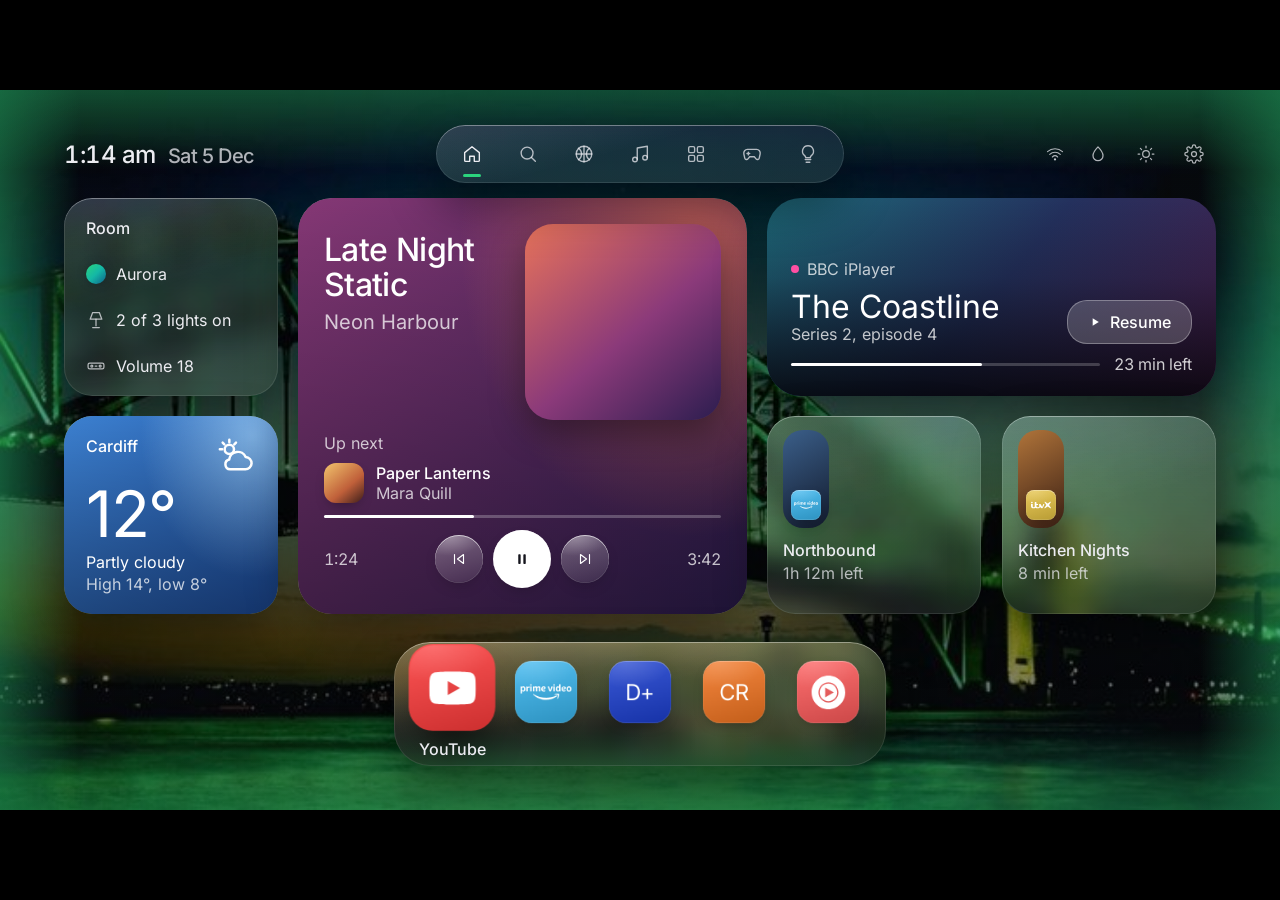
<file: launcher/index.html>
<!doctype html>
<html lang="en">
<head>
<meta charset="utf-8">
<!-- Only bundled scripts run. The page talks to the weather services and this
     repository (update check); TMDB and Watchmode go through the Android side. -->
<meta http-equiv="Content-Security-Policy" content="default-src 'self'; script-src 'self'; style-src 'self' 'unsafe-inline'; font-src 'self'; img-src 'self' data: blob: https:; connect-src 'self' https://api.open-meteo.com https://geocoding-api.open-meteo.com https://api.bigdatacloud.net https://get.geojs.io https://raw.githubusercontent.com; frame-src https://www.youtube-nocookie.com; media-src 'self' https: blob:; object-src 'none'; base-uri 'none'; form-action 'none'">
<meta name="viewport" content="width=device-width, initial-scale=1">
<title>TV Launcher</title>
<link rel="stylesheet" href="styles.css">
</head>
<body>
<div id="stage"></div>
<script src="data.js"></script>
<script src="color.js"></script>
<script src="icons.js"></script>
<script src="qrcode.js"></script>
<script src="bridge.js"></script>
<script src="app.js"></script>
</body>
</html>
</file>
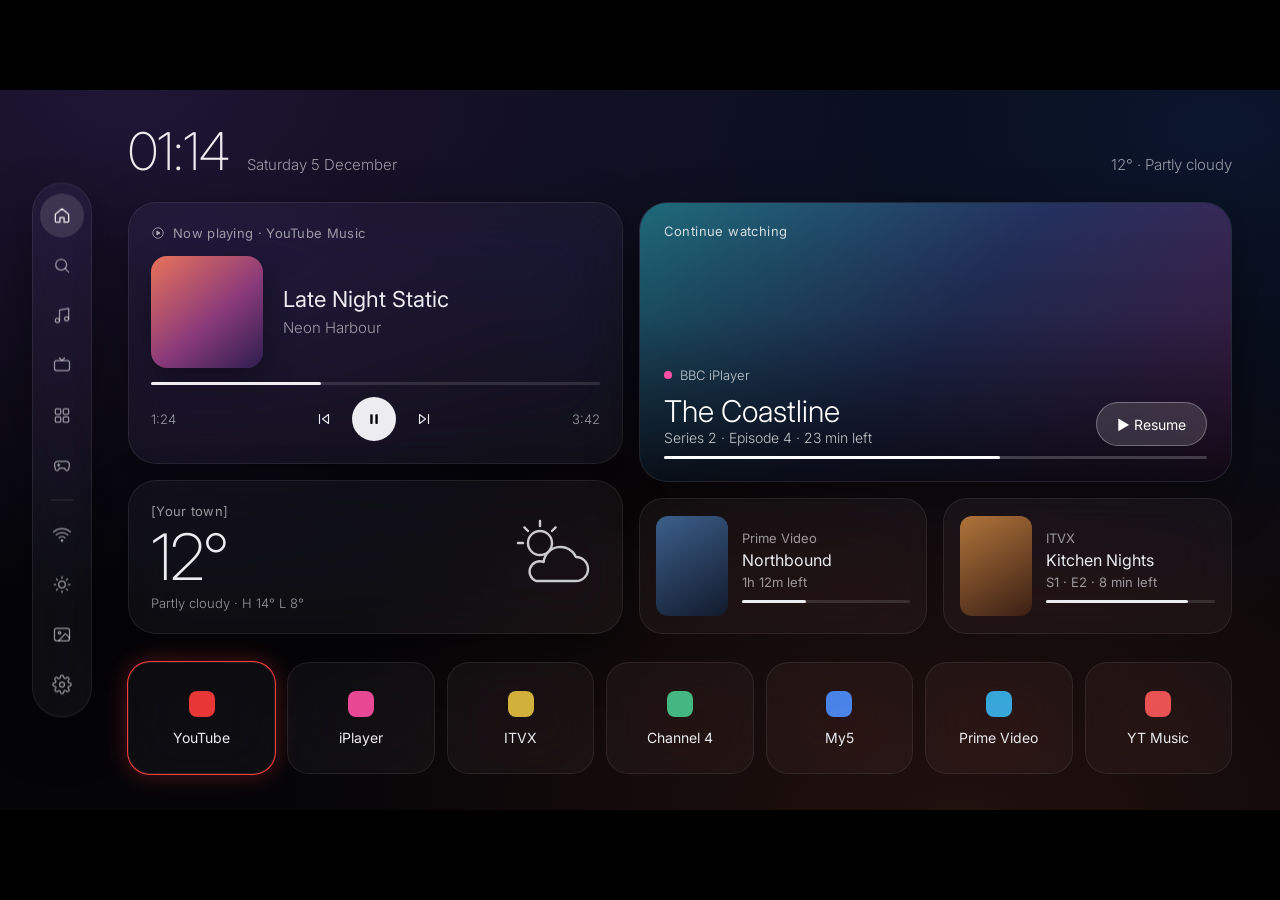
<file: mockup/index.html>
<!doctype html>
<html lang="en">
<head>
<meta charset="utf-8">
<meta name="viewport" content="width=device-width, initial-scale=1">
<title>TV Launcher Mock-up</title>
<link rel="preconnect" href="https://fonts.googleapis.com">
<link href="https://fonts.googleapis.com/css2?family=Inter:wght@200;300;400;500&display=swap" rel="stylesheet">
<style>
html,body{margin:0;height:100%;background:#000;}
body{display:flex;align-items:center;justify-content:center;overflow:hidden;}
#stage{width:1280px;height:720px;transform-origin:center center;}
button{font-family:inherit}
:root{--ink:#ececf1;--sub:rgba(236,236,241,.62);--glass:rgba(255,255,255,.04);--border:rgba(255,255,255,.08);--track:rgba(255,255,255,.12);--shadow:0 20px 50px rgba(0,0,0,.45);--onbtn:rgba(255,255,255,.12);--playink:#050508;
--bg:radial-gradient(ellipse at 10% 0%,rgba(84,58,150,.32) 0%,rgba(84,58,150,0) 50%),radial-gradient(ellipse at 95% 5%,rgba(28,64,140,.28) 0%,rgba(28,64,140,0) 50%),radial-gradient(ellipse at 75% 105%,rgba(150,62,38,.2) 0%,rgba(150,62,38,0) 50%),#050508;}
.light{--ink:#15151d;--sub:rgba(21,21,29,.62);--glass:rgba(255,255,255,.5);--border:rgba(255,255,255,.85);--track:rgba(21,21,29,.12);--shadow:0 14px 40px rgba(40,40,80,.08);--onbtn:rgba(21,21,29,.08);--playink:#fff;
--bg:radial-gradient(ellipse at 10% 0%,#f7d5cc 0%,rgba(247,213,204,0) 50%),radial-gradient(ellipse at 95% 5%,#cdd6fb 0%,rgba(205,214,251,0) 50%),radial-gradient(ellipse at 75% 105%,#fbe3c6 0%,rgba(251,227,198,0) 50%),#eff0f5;}
.photo{--bg:linear-gradient(135deg,#1c1c22,#0b0b0f);}
.light.photo{--bg:linear-gradient(135deg,#e4e4ea,#d0d1d8);}
.root{width:1280px;height:720px;position:relative;overflow:hidden;font-family:Inter,system-ui,sans-serif;font-weight:300;color:var(--ink);background:var(--bg);transition:background .4s}
.glass{background:var(--glass);border:1px solid var(--border);backdrop-filter:blur(30px) saturate(160%);-webkit-backdrop-filter:blur(30px) saturate(160%)}
.card{box-sizing:border-box;border-radius:28px;box-shadow:var(--shadow)}
.sub{font-size:15px;color:var(--sub)}.small{font-size:13px;color:var(--sub)}
.eyebrow{display:flex;align-items:center;gap:8px;font-size:13px;font-weight:400;letter-spacing:.3px;color:var(--sub)}
.track{height:3px;border-radius:3px;background:var(--track)}.fill{height:3px;border-radius:3px;background:var(--ink)}
.pill{position:absolute;left:32px;top:50%;transform:translateY(-50%);width:60px;box-sizing:border-box;padding:10px 8px;border-radius:999px;display:flex;flex-direction:column;align-items:center;gap:6px;box-shadow:var(--shadow)}
.ib{width:44px;height:44px;border-radius:50%;border:0;padding:0;cursor:pointer;display:flex;align-items:center;justify-content:center;background:transparent;color:var(--sub);transition:background .2s,color .2s}
.ib.on{background:var(--onbtn);color:var(--ink)}
.div{width:22px;height:1px;margin:6px 0;background:var(--track)}
.ctrl{width:40px;height:40px;border-radius:50%;border:0;padding:0;cursor:pointer;background:transparent;color:var(--ink);display:flex;align-items:center;justify-content:center}
.play{width:44px;height:44px;border-radius:50%;border:0;cursor:pointer;background:var(--ink);color:var(--playink);display:flex;align-items:center;justify-content:center}
.mini{border-radius:24px;cursor:pointer;padding:16px;color:var(--ink);display:flex;gap:14px;align-items:center;min-width:0;text-align:left}
.app{border-radius:22px;cursor:pointer;padding:0;color:var(--ink);display:flex;flex-direction:column;align-items:center;justify-content:center;gap:12px;transition:box-shadow .2s}
.photolabel{position:absolute;inset:0;display:flex;align-items:center;justify-content:center;font-size:14px;letter-spacing:1.5px;text-transform:uppercase;color:var(--sub)}
</style>
</head>
<body>
<div id="stage"></div>
<script>
const S={theme:'dark',bg:'gradient',nav:'home',picked:'youtube',playing:true,pos:83};
const I={
home:'<path d="M4 10.5L12 4l8 6.5V19a1 1 0 0 1-1 1h-4.5v-5.5h-5V20H5a1 1 0 0 1-1-1z"/>',
search:'<circle cx="11" cy="11" r="6.5"/><path d="M20 20l-4.2-4.2"/>',
music:'<path d="M9 18V5.5l11-2V16"/><circle cx="6.5" cy="18" r="2.5"/><circle cx="17.5" cy="16" r="2.5"/>',
live:'<rect x="3" y="6" width="18" height="12" rx="2.5"/><path d="M9 3l3 3 3-3"/>',
apps:'<rect x="4" y="4" width="6.5" height="6.5" rx="1.5"/><rect x="13.5" y="4" width="6.5" height="6.5" rx="1.5"/><rect x="4" y="13.5" width="6.5" height="6.5" rx="1.5"/><rect x="13.5" y="13.5" width="6.5" height="6.5" rx="1.5"/>',
games:'<path d="M7 7h10a4 4 0 0 1 3.9 4.8l-1 4.7a2 2 0 0 1-3.5.8L14.5 15h-5l-1.9 2.3a2 2 0 0 1-3.5-.8l-1-4.7A4 4 0 0 1 7 7z"/><path d="M8 10v3M6.5 11.5h3"/>',
wifi:'<path d="M2 8.8a15 15 0 0 1 20 0"/><path d="M5 12.5a10 10 0 0 1 14 0"/><path d="M8.5 16a5 5 0 0 1 7 0"/><circle cx="12" cy="19.2" r=".8" fill="currentColor"/>',
sun:'<circle cx="12" cy="12" r="4"/><path d="M12 2.5v2M12 19.5v2M2.5 12h2M19.5 12h2M5.3 5.3l1.4 1.4M17.3 17.3l1.4 1.4M5.3 18.7l1.4-1.4M17.3 6.7l1.4-1.4"/>',
moon:'<path d="M20 14.5A8 8 0 1 1 9.5 4a6.5 6.5 0 0 0 10.5 10.5z"/>',
image:'<rect x="3" y="4.5" width="18" height="15" rx="2.5"/><circle cx="9" cy="10" r="1.5"/><path d="M21 16l-5-5-8 8.5"/>',
gear:'<circle cx="12" cy="12" r="3"/><path d="M19.4 15a1.7 1.7 0 0 0 .3 1.8l.1.1a2 2 0 1 1-2.8 2.8l-.1-.1a1.7 1.7 0 0 0-1.8-.3 1.7 1.7 0 0 0-1 1.5V21a2 2 0 1 1-4 0v-.1a1.7 1.7 0 0 0-1.1-1.5 1.7 1.7 0 0 0-1.8.3l-.1.1a2 2 0 1 1-2.8-2.8l.1-.1a1.7 1.7 0 0 0 .3-1.8 1.7 1.7 0 0 0-1.5-1H3a2 2 0 1 1 0-4h.1a1.7 1.7 0 0 0 1.5-1.1 1.7 1.7 0 0 0-.3-1.8l-.1-.1a2 2 0 1 1 2.8-2.8l.1.1a1.7 1.7 0 0 0 1.8.3H9a1.7 1.7 0 0 0 1-1.5V3a2 2 0 1 1 4 0v.1a1.7 1.7 0 0 0 1 1.5 1.7 1.7 0 0 0 1.8-.3l.1-.1a2 2 0 1 1 2.8 2.8l-.1.1a1.7 1.7 0 0 0-.3 1.8V9a1.7 1.7 0 0 0 1.5 1H21a2 2 0 1 1 0 4h-.1a1.7 1.7 0 0 0-1.5 1z"/>',
prev:'<path d="M18 6l-8 6 8 6zM6 6v12"/>',next:'<path d="M6 6l8 6-8 6zM18 6v12"/>'};
const svg=(k,s=20)=>`<svg width="${s}" height="${s}" viewBox="0 0 24 24" fill="none" stroke="currentColor" stroke-width="1.5" stroke-linecap="round" stroke-linejoin="round" aria-hidden="true">${I[k]}</svg>`;
const NAV=[['home','Home'],['search','Search'],['music','Music'],['live','Live TV'],['apps','All apps'],['games','Games']];
const APPS=[['youtube','YouTube','#ff3b3b'],['iplayer','iPlayer','#ff4fa3'],['itvx','ITVX','#e6c341'],['c4','Channel 4','#47c98f'],['my5','My5','#4f8fff'],['prime','Prime Video','#38b6f0'],['ytmusic','YT Music','#ff5a5a']];
const ALSO=[['Prime Video','Northbound','1h 12m left',38,'linear-gradient(150deg,#3b5f8a,#121a2c)'],['ITVX','Kitchen Nights','S1 · E2 · 8 min left',84,'linear-gradient(150deg,#b0743a,#3a1f14)']];
const pad=x=>String(x).padStart(2,'0');
function render(){
 const n=new Date(),dark=S.theme==='dark',photo=S.bg==='photo';
 const date=n.toLocaleDateString('en-GB',{weekday:'long',day:'numeric',month:'long'});
 document.getElementById('stage').innerHTML=`
<div class="root ${dark?'':'light'} ${photo?'photo':''}">
${photo?'<div class="photolabel">[ Your photo wallpaper here ]</div>':''}
<nav class="pill glass" aria-label="Main">
${NAV.map(([id,l])=>`<button class="ib ${S.nav===id?'on':''}" data-nav="${id}" aria-label="${l}">${svg(id)}</button>`).join('')}
<div class="div"></div>
<button class="ib" aria-label="Wi-Fi">${svg('wifi')}</button>
<button class="ib" data-act="theme" aria-label="${dark?'Switch to light mode':'Switch to dark mode'}">${svg(dark?'sun':'moon')}</button>
<button class="ib" data-act="bg" aria-label="${photo?'Use gradient wallpaper':'Use photo wallpaper'}">${svg('image')}</button>
<button class="ib" aria-label="Settings">${svg('gear')}</button>
</nav>
<div style="position:absolute;left:128px;right:48px;top:36px;display:flex;justify-content:space-between;align-items:baseline">
<div style="display:flex;align-items:baseline;gap:18px"><div style="font-size:52px;font-weight:200;letter-spacing:-1px;line-height:1">${pad(n.getHours())}:${pad(n.getMinutes())}</div><div class="sub">${date}</div></div>
<div class="sub">12° · Partly cloudy</div></div>
<div style="position:absolute;left:128px;right:48px;top:112px;height:432px;display:grid;grid-template-columns:minmax(0,1fr) minmax(0,1.2fr);gap:16px">
<div style="display:flex;flex-direction:column;gap:16px;min-width:0">
<section class="card glass" aria-label="Now playing" style="height:262px;padding:22px;display:flex;flex-direction:column;justify-content:space-between">
<div class="eyebrow"><svg width="14" height="14" viewBox="0 0 24 24" fill="none" stroke="currentColor" stroke-width="1.5" aria-hidden="true"><circle cx="12" cy="12" r="9"/><path d="M10 8.5v7l5.5-3.5z" fill="currentColor"/></svg><span>Now playing · YouTube Music</span></div>
<div style="display:flex;gap:20px;align-items:center"><div style="width:112px;height:112px;flex:none;border-radius:16px;background:linear-gradient(140deg,#e8735a 0%,#8b3a7a 55%,#2c1d4f 100%);box-shadow:0 10px 30px rgba(0,0,0,.35)"></div>
<div style="display:flex;flex-direction:column;gap:6px;min-width:0"><div style="font-size:22px;font-weight:400">Late Night Static</div><div class="sub">Neon Harbour</div></div></div>
<div style="display:flex;flex-direction:column;gap:12px"><div class="track"><div class="fill" style="width:${Math.round(S.pos/222*100)}%"></div></div>
<div style="display:flex;justify-content:space-between;align-items:center"><span class="small">${Math.floor(S.pos/60)}:${pad(S.pos%60)}</span>
<div style="display:flex;gap:8px;align-items:center"><button class="ctrl" aria-label="Previous">${svg('prev',18)}</button>
<button class="play" data-act="play" aria-label="${S.playing?'Pause':'Play'}">${S.playing?'<svg width="18" height="18" viewBox="0 0 24 24" fill="currentColor" aria-hidden="true"><rect x="7" y="5.5" width="3.2" height="13" rx="1"/><rect x="13.8" y="5.5" width="3.2" height="13" rx="1"/></svg>':'<svg width="18" height="18" viewBox="0 0 24 24" fill="currentColor" aria-hidden="true"><path d="M8 5.5v13l10.5-6.5z"/></svg>'}</button>
<button class="ctrl" aria-label="Next">${svg('next',18)}</button></div><span class="small">3:42</span></div></div>
</section>
<section class="card glass" aria-label="Weather" style="flex:1 1 0;padding:22px;display:flex;justify-content:space-between">
<div style="display:flex;flex-direction:column;justify-content:space-between"><div class="eyebrow"><span>[Your town]</span></div>
<div style="font-size:64px;font-weight:200;line-height:1;letter-spacing:-2px">12°</div><div class="small">Partly cloudy · H 14° L 8°</div></div>
<svg width="96" height="96" viewBox="0 0 48 48" fill="none" stroke="currentColor" stroke-width="1.2" stroke-linecap="round" stroke-linejoin="round" aria-hidden="true" style="align-self:center;opacity:.85"><circle cx="18" cy="17" r="6"/><path d="M18 6v2.5M7 17h2.5M10.2 9.2l1.8 1.8M25.8 9.2L24 11"/><path d="M16 36h20a6 6 0 0 0 0-12 8.5 8.5 0 0 0-16.2 2.5A5 5 0 0 0 16 36z"/></svg>
</section></div>
<div style="display:flex;flex-direction:column;gap:16px;min-width:0">
<section class="card glass" aria-label="Continue watching" style="height:280px;position:relative;overflow:hidden;padding:0">
<div style="position:absolute;inset:0;background:linear-gradient(130deg,#1e6a7a 0%,#24315e 50%,#4a1f4e 100%)"></div>
<div style="position:absolute;inset:0;background:linear-gradient(to top,rgba(4,4,8,.85) 0%,rgba(4,4,8,.2) 60%,rgba(4,4,8,0) 100%)"></div>
<div style="position:absolute;left:24px;top:20px;font-size:13px;font-weight:400;letter-spacing:.4px;color:rgba(255,255,255,.8)">Continue watching</div>
<div style="position:absolute;left:24px;right:24px;bottom:22px;display:flex;flex-direction:column;gap:10px;color:#fff">
<div style="display:flex;align-items:center;gap:8px;font-size:13px;color:rgba(255,255,255,.75)"><span style="width:8px;height:8px;border-radius:50%;background:#ff4fa3"></span>BBC iPlayer</div>
<div style="display:flex;justify-content:space-between;align-items:flex-end;gap:16px"><div><div style="font-size:30px;font-weight:300">The Coastline</div><div style="font-size:14px;color:rgba(255,255,255,.75)">Series 2 · Episode 4 · 23 min left</div></div>
<button style="height:44px;padding:0 20px;border-radius:999px;border:1px solid rgba(255,255,255,.3);background:rgba(255,255,255,.14);color:#fff;font-size:14px;cursor:pointer;backdrop-filter:blur(20px)">▶ Resume</button></div>
<div style="height:3px;border-radius:3px;background:rgba(255,255,255,.2)"><div style="width:62%;height:3px;border-radius:3px;background:#fff"></div></div></div>
</section>
<div style="flex:1 1 0;display:grid;grid-template-columns:repeat(2,minmax(0,1fr));gap:16px">
${ALSO.map(([a,t,l,p,art])=>`<button class="mini glass" aria-label="Continue ${t} on ${a}"><div style="width:72px;height:100px;flex:none;border-radius:12px;background:${art}"></div><div style="display:flex;flex-direction:column;gap:4px;min-width:0;flex:1"><div class="small">${a}</div><div style="font-size:16px;font-weight:400">${t}</div><div class="small">${l}</div><div class="track" style="margin-top:6px"><div class="fill" style="width:${p}%"></div></div></div></button>`).join('')}
</div></div></div>
<div style="position:absolute;left:128px;right:48px;bottom:36px;height:112px;display:grid;grid-template-columns:repeat(7,minmax(0,1fr));gap:12px">
${APPS.map(([id,nm,c])=>`<button class="app glass" data-app="${id}" aria-label="${nm}" style="${S.picked===id?`box-shadow:0 0 0 1px ${c},0 0 24px ${c}55`:''}"><span style="width:26px;height:26px;border-radius:8px;background:${c};opacity:.9"></span><span style="font-size:14px;font-weight:400">${nm}</span></button>`).join('')}
</div></div>`;
}
document.getElementById('stage').addEventListener('click',e=>{
 const b=e.target.closest('button');if(!b)return;
 if(b.dataset.nav)S.nav=b.dataset.nav;
 if(b.dataset.app)S.picked=b.dataset.app;
 if(b.dataset.act==='theme')S.theme=S.theme==='dark'?'light':'dark';
 if(b.dataset.act==='bg')S.bg=S.bg==='photo'?'gradient':'photo';
 if(b.dataset.act==='play')S.playing=!S.playing;
 render();
});
setInterval(()=>{if(S.playing)S.pos=S.pos>=222?0:S.pos+1;render();},1000);
function fit(){const s=Math.min(innerWidth/1280,innerHeight/720);document.getElementById('stage').style.transform=`scale(${s})`;}
addEventListener('resize',fit);fit();render();
</script>
</body>
</html>
</file>
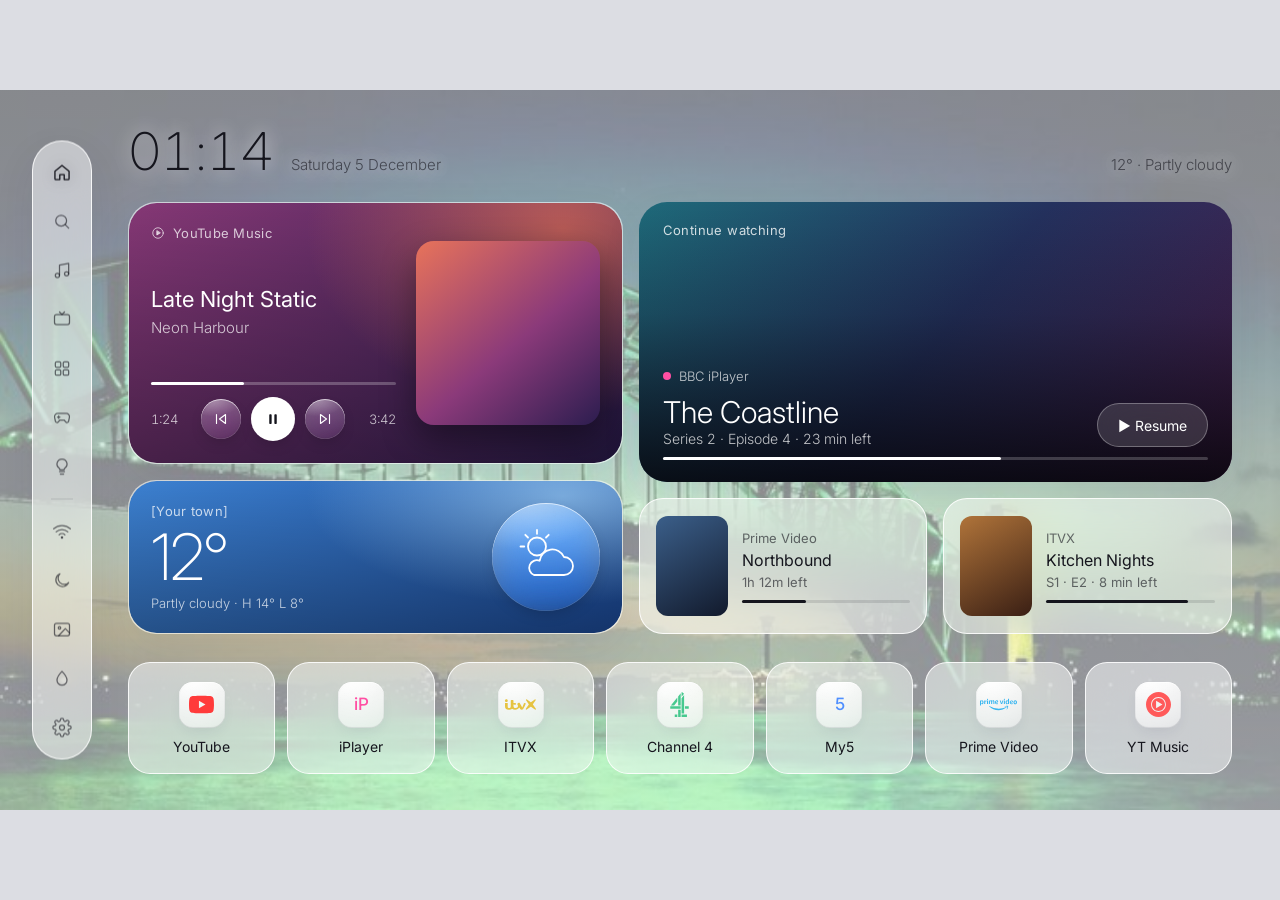
<file: designs/v1-sidebar/index.html>
<!doctype html>
<html lang="en">
<head>
<meta charset="utf-8">
<meta name="viewport" content="width=device-width, initial-scale=1">
<title>TV Launcher</title>
<link rel="preconnect" href="https://fonts.googleapis.com">
<link href="https://fonts.googleapis.com/css2?family=Inter:wght@200;300;400;500&display=swap" rel="stylesheet">
<link rel="stylesheet" href="styles.css">
</head>
<body>
<div id="stage"></div>
<script>window.WALLPAPER_BASE = '../../wallpapers/';</script>
<script src="data.js"></script>
<script src="icons.js"></script>
<script src="app.js"></script>
</body>
</html>
</file>
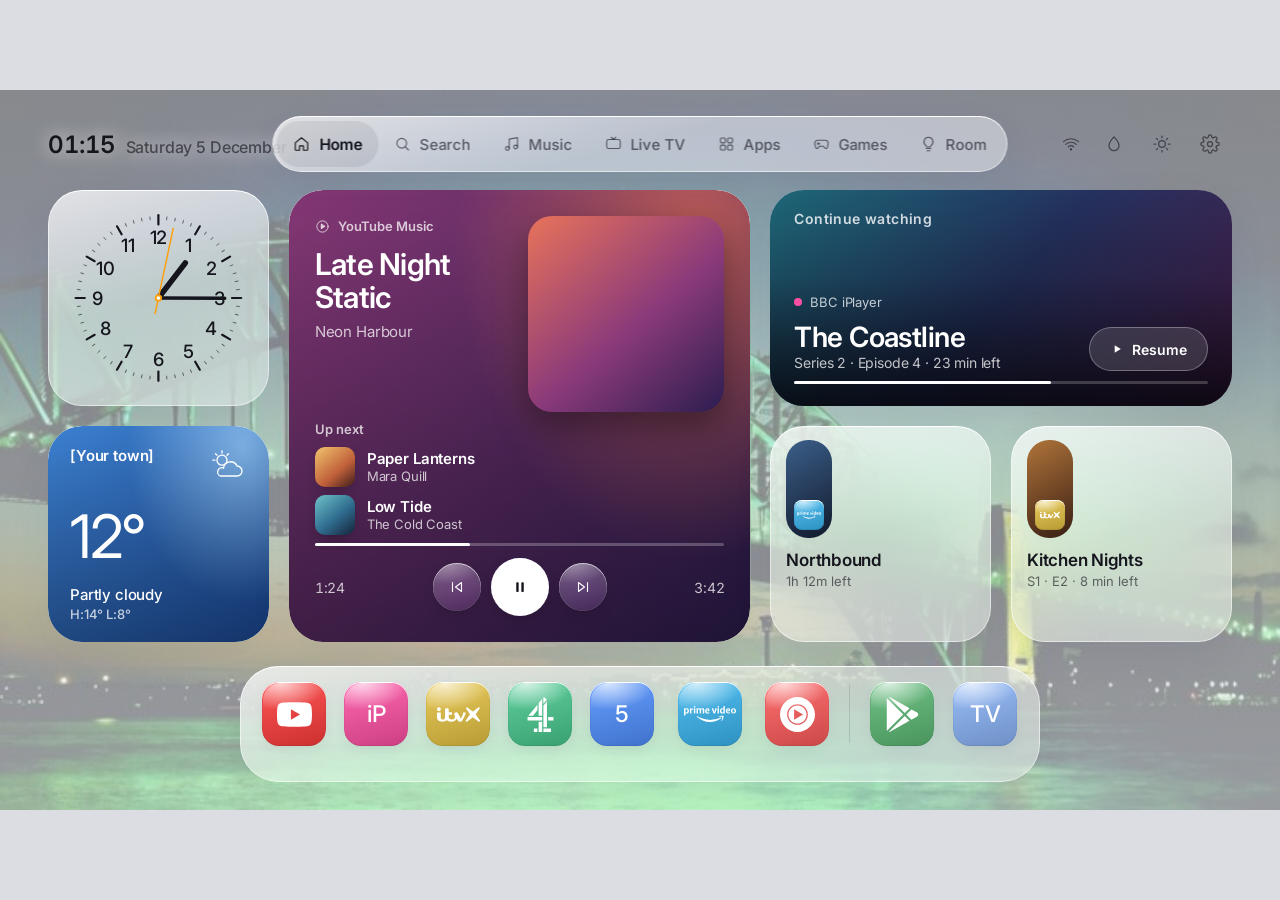
<file: designs/v2-ipad/index.html>
<!doctype html>
<html lang="en">
<head>
<meta charset="utf-8">
<meta name="viewport" content="width=device-width, initial-scale=1">
<title>TV Launcher</title>
<link rel="preconnect" href="https://fonts.googleapis.com">
<link href="https://fonts.googleapis.com/css2?family=Inter:opsz,wght@14..32,300..700&display=swap" rel="stylesheet">
<link rel="stylesheet" href="styles.css">
</head>
<body>
<div id="stage"></div>
<script>window.WALLPAPER_BASE = '../../wallpapers/';</script>
<script src="data.js"></script>
<script src="icons.js"></script>
<script src="app.js"></script>
</body>
</html>
</file>
<file: launcher/styles.css>
/* Inter (SIL Open Font License, see fonts/OFL.txt), bundled so the launcher
   never waits on the network for its type. Named "Inter Local" so the hosted
   copy on the preview page can still take precedence. */
@font-face {
  font-family: "Inter Local";
  src: url("fonts/inter-latin.woff2") format("woff2");
  font-weight: 300 900;
  font-display: swap;
}

/* Tokens from HANDOFF.md "Design spec" and mockup/index.html */

html,
body {
  margin: 0;
  height: 100%;
  background: #000;
}

body {
  display: flex;
  align-items: center;
  justify-content: center;
  overflow: hidden;
  transition: background 0.5s;
}

/* Letterbox around the 16:9 stage follows the theme */
body:has(#stage.light) {
  background: #dcdde3;
}

button,
input {
  font-family: inherit;
}

[hidden] {
  display: none !important;
}

/* Dark (default) */
#stage {
  --ink: #ececf1;
  --sub: rgba(236, 236, 241, 0.62);
  --glass: rgba(255, 255, 255, 0.04);
  --border: rgba(255, 255, 255, 0.08);
  --track: rgba(255, 255, 255, 0.12);
  --shadow: 0 20px 50px rgba(0, 0, 0, 0.45);
  --onbtn: rgba(255, 255, 255, 0.12);
  --playink: #050508;
  --scrim: rgba(3, 3, 6, 0.74);

  /* Liquid glass behind icons */
  --lg-top: rgba(255, 255, 255, 0.11);
  --lg-bottom: rgba(255, 255, 255, 0.02);
  --lg-hi: rgba(255, 255, 255, 0.38);
  --lg-lo: rgba(255, 255, 255, 0.07);
  --lg-rim: rgba(255, 255, 255, 0.12);
  --lg-drop: rgba(0, 0, 0, 0.35);
  --lg-sheen: rgba(255, 255, 255, 0.16);
  --lg-on-top: rgba(255, 255, 255, 0.24);
  --lg-on-bottom: rgba(255, 255, 255, 0.08);

  --bg:
    radial-gradient(ellipse at 10% 0%, rgba(84, 58, 150, 0.32) 0%, rgba(84, 58, 150, 0) 50%),
    radial-gradient(ellipse at 95% 5%, rgba(28, 64, 140, 0.28) 0%, rgba(28, 64, 140, 0) 50%),
    radial-gradient(ellipse at 75% 105%, rgba(150, 62, 38, 0.2) 0%, rgba(150, 62, 38, 0) 50%),
    #050508;
}

/* Light */
#stage.light {
  --ink: #15151d;
  --sub: rgba(21, 21, 29, 0.62);
  --glass: rgba(255, 255, 255, 0.5);
  --border: rgba(255, 255, 255, 0.85);
  --track: rgba(21, 21, 29, 0.12);
  --shadow: 0 14px 40px rgba(40, 40, 80, 0.08);
  --onbtn: rgba(21, 21, 29, 0.08);
  --playink: #fff;
  --scrim: rgba(225, 226, 235, 0.72);

  --lg-top: rgba(255, 255, 255, 0.9);
  --lg-bottom: rgba(255, 255, 255, 0.4);
  --lg-hi: rgba(255, 255, 255, 1);
  --lg-lo: rgba(21, 21, 29, 0.06);
  --lg-rim: rgba(21, 21, 29, 0.07);
  --lg-drop: rgba(40, 40, 80, 0.12);
  --lg-sheen: rgba(255, 255, 255, 0.75);
  --lg-on-top: rgba(255, 255, 255, 1);
  --lg-on-bottom: rgba(225, 228, 245, 0.85);

  --bg:
    radial-gradient(ellipse at 10% 0%, #f7d5cc 0%, rgba(247, 213, 204, 0) 50%),
    radial-gradient(ellipse at 95% 5%, #cdd6fb 0%, rgba(205, 214, 251, 0) 50%),
    radial-gradient(ellipse at 75% 105%, #fbe3c6 0%, rgba(251, 227, 198, 0) 50%),
    #eff0f5;
}

/* Photo wallpaper from wallpapers/, under a light scrim so glass and text stay
   legible. Falls back to a plain gradient when there is no photo. */
#stage {
  --photo: linear-gradient(135deg, #1c1c22, #0b0b0f);
  --photo-scrim: linear-gradient(rgba(5, 5, 8, 0.18), rgba(5, 5, 8, 0.42));
}

#stage.light {
  --photo-scrim: linear-gradient(rgba(239, 240, 245, 0.55), rgba(239, 240, 245, 0.62));
}

/* Header text sits straight on the photo: a soft halo keeps it readable */
#stage.photo {
  --bg: var(--photo-scrim), var(--photo) center / cover no-repeat, #050508;
}

#stage {
  position: relative;
  width: 1280px;
  height: 720px;
  flex: none;
  overflow: hidden;
  transform-origin: center center;
  font-family: Inter, "Inter Local", system-ui, sans-serif;
  font-weight: 300;
  color: var(--ink);
  background: var(--bg);
  transition: background 0.5s;
}

.glass {
  background: var(--glass);
  border: 1px solid var(--border);
}

/* Liquid glass: a thicker, lit lens for the back of every icon.
   Top highlight, soft inner rim, specular sheen, and a small drop shadow. */
.lg {
  position: relative;
  isolation: isolate;
  background: linear-gradient(165deg, var(--lg-top), var(--lg-bottom));
  box-shadow:
    inset 0 1px 0.5px var(--lg-hi),
    inset 0 -1px 1px var(--lg-lo),
    inset 0 0 0 0.5px var(--lg-rim),
    0 6px 16px -6px var(--lg-drop);
}

.lg::before {
  content: "";
  position: absolute;
  inset: 1px;
  z-index: -1;
  border-radius: inherit;
  background: radial-gradient(120% 70% at 28% 0%, var(--lg-sheen), transparent 62%);
  pointer-events: none;
}

.chip {
  display: inline-flex;
  flex: none;
  align-items: center;
  justify-content: center;
  color: var(--ink);
}

.mark {
  font-weight: 400;
  letter-spacing: -0.02em;
  line-height: 1;
}

.card {
  box-sizing: border-box;
  border-radius: 28px;
  box-shadow: var(--shadow);
}

.sub {
  font-size: 16px;
  color: var(--sub);
}

.small {
  font-size: 16px;
  color: var(--sub);
}

.tnum {
  font-variant-numeric: tabular-nums;
}

.eyebrow {
  display: flex;
  align-items: center;
  gap: 8px;
  font-size: 16px;
  font-weight: 400;
  letter-spacing: 0.06em;
  color: var(--sub);
}

.track {
  display: block;
  height: 3px;
  border-radius: 12px;
  background: var(--track);
}

.fill {
  display: block;
  height: 3px;
  border-radius: 12px;
  background: var(--ink);
}

/* Focus: thin ring for D-pad. Cards and tiles also lift slightly. */
[data-focus] {
  outline: none;
}

[data-focus]:focus-visible {
  outline: 1.5px solid var(--ink);
  outline-offset: 3px;
}

.mini,
.show,
.mix,
.channel,
.app-card,
.info,
.queue-row,
.set-row {
  transition: transform 0.5s var(--gentle, ease-out), box-shadow 0.25s, background 0.25s;
}

.mini:focus-visible,
.show:focus-visible,
.mix:focus-visible,
.channel:focus-visible,
.app-card:focus-visible,
.info:focus-visible {
  transform: scale(1.015);
  outline-offset: 2px;
}

button {
  color: inherit;
}

.btn {
  height: 44px;
  padding: 0 22px;
  border: 0;
  border-radius: 48px;
  font-size: 16px;
  font-weight: 400;
  color: var(--ink);
  cursor: pointer;
}

.btn-primary {
  background: var(--ink);
  color: var(--playink);
}

/* ---------- Sidebar: vertical glass oval ---------- */

/* Sidebar focus: no ring, the icon brightens, glows softly and grows */
/* ---------- Header ---------- */

/* ---------- Views ---------- */

.views {
  position: absolute;
  left: 128px;
  right: 48px;
  top: 112px;
  bottom: 36px;
}

.view {
  position: absolute;
  inset: 0;
}

/* ---------- Home ---------- */

/* Album art on the right at full card height; text and controls on the left */
.now-playing {
  height: 262px;
  padding: 22px;
  display: flex;
  gap: 20px;
}

.np-art {
  width: 184px;
  height: 184px;
  flex: none;
  align-self: center;
  border-radius: 20px;
  box-shadow: 0 10px 30px rgba(0, 0, 0, 0.35);
  transition: background 0.5s;
}

.np-meta {
  display: flex;
  flex-direction: column;
  gap: 6px;
  min-width: 0;
}

.np-meta > * {
  white-space: nowrap;
  overflow: hidden;
  text-overflow: ellipsis;
}

.np-title {
  font-size: 20px;
  font-weight: 400;
}

.np-controls {
  display: flex;
  flex-direction: column;
  gap: 12px;
}

.np-row {
  display: flex;
  justify-content: space-between;
  align-items: center;
  gap: 8px;
}

.transport {
  display: flex;
  gap: 10px;
  align-items: center;
}

.ctrl {
  width: 40px;
  height: 40px;
  border-radius: 50%;
  border: 0;
  padding: 0;
  cursor: pointer;
  color: var(--ink);
  display: flex;
  align-items: center;
  justify-content: center;
}

.play {
  width: 44px;
  height: 44px;
  border-radius: 50%;
  border: 0;
  padding: 0;
  cursor: pointer;
  background: var(--ink);
  color: var(--playink);
  display: flex;
  align-items: center;
  justify-content: center;
  box-shadow: inset 0 1px 0.5px rgba(255, 255, 255, 0.6), 0 6px 16px -6px var(--lg-drop);
}

.temp {
  font-size: 64px;
  font-weight: 300;
  line-height: 1;
  letter-spacing: -0.02em;
}

.hero {
  height: 280px;
  position: relative;
  overflow: hidden;
  padding: 0;
}

.hero-art,
.hero-shade {
  position: absolute;
  inset: 0;
}

.hero-shade {
  background: linear-gradient(to top, rgba(4, 4, 8, 0.85) 0%, rgba(4, 4, 8, 0.2) 60%, rgba(4, 4, 8, 0) 100%);
}

.hero-body {
  position: absolute;
  left: 24px;
  right: 24px;
  bottom: 22px;
  display: flex;
  flex-direction: column;
  gap: 10px;
  color: #fff;
}

.hero-app {
  display: flex;
  align-items: center;
  gap: 8px;
  font-size: 16px;
  color: rgba(255, 255, 255, 0.75);
}

.dot {
  width: 8px;
  height: 8px;
  border-radius: 50%;
}

.hero-row {
  display: flex;
  justify-content: space-between;
  align-items: flex-end;
  gap: 16px;
}

.hero-title {
  font-size: 32px;
  font-weight: 300;
}

.hero-sub {
  font-size: 16px;
  color: rgba(255, 255, 255, 0.75);
}

.resume {
  height: 44px;
  padding: 0 20px;
  border-radius: 48px;
  border: 1px solid rgba(255, 255, 255, 0.3);
  background: rgba(255, 255, 255, 0.14);
  color: #fff;
  font-size: 16px;
  cursor: pointer;
}

.resume:focus-visible {
  outline-color: #fff;
}

.hero-track {
  height: 3px;
  border-radius: 12px;
  background: rgba(255, 255, 255, 0.2);
}

.hero-track > div {
  height: 3px;
  border-radius: 12px;
  background: #fff;
}

/* Focused app: thin ring and soft glow in the app's brand colour */
.app:focus-visible,
.app-card:focus-visible {
  outline: 1px solid var(--accent);
  outline-offset: 0;
  box-shadow: 0 0 24px var(--glow);
}

.app-name {
  font-size: 16px;
  font-weight: 400;
}

/* ---------- Search ---------- */

.view-search {
  display: flex;
  flex-direction: column;
  gap: 22px;
}

.search-bar {
  box-sizing: border-box;
  height: 60px;
  flex: none;
  border-radius: 48px;
  padding: 0 22px 0 9px;
  display: flex;
  align-items: center;
  gap: 14px;
  box-shadow: var(--shadow);
  cursor: text;
}

.search-bar:focus-within {
  outline: 1.5px solid var(--ink);
  outline-offset: 3px;
}

.search-bar input {
  flex: 1;
  min-width: 0;
  height: 100%;
  border: 0;
  background: transparent;
  color: var(--ink);
  font-size: 20px;
  font-weight: 300;
}

.search-bar input::placeholder {
  color: var(--sub);
}

.search-bar input:focus-visible {
  outline: none;
}

.search-section {
  display: flex;
  flex-direction: column;
  gap: 12px;
}

.shows {
  display: grid;
  grid-template-columns: repeat(5, minmax(0, 1fr));
  gap: 16px;
  min-height: 196px;
}

.show {
  border-radius: 20px;
  padding: 8px;
  cursor: pointer;
  display: flex;
  flex-direction: column;
  gap: 10px;
  text-align: left;
  min-width: 0;
}

.show-art {
  position: relative;
  height: 122px;
  border-radius: 12px;
  overflow: hidden;
}

.show-app {
  position: absolute;
  left: 8px;
  bottom: 8px;
}

/* Glass over artwork: always a dark lens, so logos and prices read on any art */
.show-art .lg {
  --lg-top: rgba(14, 14, 20, 0.62);
  --lg-bottom: rgba(14, 14, 20, 0.42);
  --lg-hi: rgba(255, 255, 255, 0.3);
  --lg-lo: rgba(255, 255, 255, 0.05);
  --lg-rim: rgba(255, 255, 255, 0.14);
  --lg-sheen: rgba(255, 255, 255, 0.12);
  --sub: rgba(236, 236, 241, 0.7);
  color: #ececf1;
}

/* Paid titles: price in the bottom corner */
.price {
  position: absolute;
  right: 8px;
  bottom: 8px;
  display: flex;
  align-items: baseline;
  gap: 5px;
  padding: 6px 10px;
  border-radius: 48px;
  font-size: 16px;
  font-weight: 400;
  color: var(--ink);
  font-variant-numeric: tabular-nums;
}

.price-kind {
  font-size: 16px;
  font-weight: 400;
  color: var(--sub);
  text-transform: uppercase;
  letter-spacing: 0.06em;
}

.show-body {
  display: flex;
  flex-direction: column;
  gap: 3px;
  padding: 0 6px 4px;
  min-width: 0;
}

.show-title {
  font-size: 16px;
  font-weight: 400;
}

.show-meta {
  white-space: nowrap;
  overflow: hidden;
  text-overflow: ellipsis;
}

.empty {
  grid-column: 1 / -1;
  align-self: center;
}

/* ---------- Music ---------- */

.view-music {
  display: flex;
  flex-direction: column;
  gap: 24px;
}

.music-grid {
  display: grid;
  grid-template-columns: minmax(0, 1.35fr) minmax(0, 1fr);
  gap: 16px;
  height: 336px;
  flex: none;
}

.music-now {
  padding: 24px;
  display: flex;
  gap: 28px;
  min-width: 0;
}

.music-art {
  width: 288px;
  height: 288px;
  flex: none;
  border-radius: 20px;
  box-shadow: 0 16px 40px rgba(0, 0, 0, 0.35);
  transition: background 0.5s;
}

.music-meta {
  flex: 1;
  min-width: 0;
  display: flex;
  flex-direction: column;
  justify-content: space-between;
}

.music-title {
  font-size: 32px;
  font-weight: 300;
  line-height: 1.15;
  margin-bottom: 6px;
}

.music-queue {
  padding: 22px 14px 14px;
  display: flex;
  flex-direction: column;
  gap: 10px;
  min-width: 0;
}

.music-queue > .eyebrow {
  padding: 0 8px;
}

.queue {
  display: flex;
  flex-direction: column;
  gap: 2px;
}

.queue-row {
  display: flex;
  align-items: center;
  gap: 12px;
  padding: 7px 8px;
  border: 0;
  border-radius: 12px;
  background: transparent;
  cursor: pointer;
  text-align: left;
}

.queue-row:focus-visible {
  background: var(--onbtn);
  outline-offset: 0;
}

.queue-art {
  width: 38px;
  height: 38px;
  flex: none;
  border-radius: 12px;
}

.queue-text {
  flex: 1;
  min-width: 0;
  display: flex;
  flex-direction: column;
  gap: 2px;
}

.queue-title {
  font-size: 16px;
  font-weight: 400;
}

.music-mixes {
  display: flex;
  flex-direction: column;
  gap: 12px;
}

.mixes {
  display: grid;
  grid-template-columns: repeat(5, minmax(0, 1fr));
  gap: 16px;
}

.mix {
  border-radius: 20px;
  padding: 8px 8px 12px;
  cursor: pointer;
  display: flex;
  flex-direction: column;
  gap: 4px;
  text-align: left;
}

.mix-art {
  height: 96px;
  border-radius: 12px;
  margin-bottom: 6px;
}

.mix-title {
  font-size: 16px;
  font-weight: 400;
  padding: 0 4px;
}

.mix .small {
  padding: 0 4px;
}

/* ---------- Live TV ---------- */

/* ---------- All apps ---------- */

.view-apps {
  display: flex;
  flex-direction: column;
  gap: 16px;
}

.app-grid {
  display: grid;
  grid-template-columns: repeat(5, minmax(0, 1fr));
  gap: 16px;
}

.app-card {
  --accent: transparent;
  --glow: transparent;
  height: 168px;
  border-radius: 28px;
  cursor: pointer;
  display: flex;
  flex-direction: column;
  align-items: center;
  justify-content: center;
  gap: 14px;
  color: var(--ink);
}

/* ---------- Games ---------- */

.view-games {
  display: flex;
  flex-direction: column;
  gap: 16px;
}

.games-hero {
  flex: 1 1 0;
  padding: 40px 44px;
  display: flex;
  align-items: center;
  gap: 44px;
}

.games-chip {
  width: 168px;
  height: 168px;
  border-radius: 48px;
}

.games-text {
  display: flex;
  flex-direction: column;
  gap: 10px;
}

.games-title {
  font-size: 48px;
  font-weight: 300;
  letter-spacing: -0.02em;
}

.games-actions {
  display: flex;
  gap: 12px;
  margin-top: 14px;
}

.info {
  height: 120px;
  box-sizing: border-box;
  border-radius: 28px;
  padding: 0 20px;
  display: flex;
  align-items: center;
  gap: 16px;
  text-align: left;
  color: var(--ink);
}

button.info {
  cursor: pointer;
}

.info > span:last-child {
  display: flex;
  flex-direction: column;
  gap: 3px;
}

/* ---------- Settings ---------- */

.settings {
  padding: 12px;
  display: flex;
  flex-direction: column;
  gap: 2px;
}

.set-row {
  height: 66px;
  box-sizing: border-box;
  padding: 0 18px 0 12px;
  border: 0;
  border-radius: 20px;
  background: transparent;
  display: flex;
  align-items: center;
  gap: 16px;
  text-align: left;
  color: var(--ink);
  cursor: pointer;
}

.set-row:focus-visible,
.set-row:focus-within {
  background: var(--onbtn);
  outline: none;
}

.set-chip {
  width: 42px;
  height: 42px;
  border-radius: 12px;
}

.set-label {
  flex: 1;
  display: flex;
  flex-direction: column;
  gap: 2px;
  font-size: 16px;
  font-weight: 400;
}

.set-val {
  font-size: 16px;
  color: var(--sub);
}

.set-input {
  width: 260px;
  height: 40px;
  box-sizing: border-box;
  padding: 0 14px;
  border-radius: 12px;
  border: 1px solid var(--border);
  background: var(--glass);
  color: var(--ink);
  font-size: 16px;
  text-align: right;
}

.set-input:focus-visible {
  outline: 1.5px solid var(--ink);
  outline-offset: 2px;
}

/* ---------- Games switch overlay ---------- */

.overlay {
  position: absolute;
  inset: 0;
  z-index: 5;
  display: flex;
  align-items: center;
  justify-content: center;
  background: var(--scrim);
}

.switch-card {
  width: 420px;
  padding: 36px 32px 30px;
  display: flex;
  flex-direction: column;
  align-items: center;
  gap: 10px;
  text-align: center;
}

.ring {
  position: relative;
  width: 84px;
  height: 84px;
  margin-bottom: 10px;
}

.ring circle {
  fill: none;
  stroke-width: 3;
}

.ring-track {
  stroke: var(--track);
}

.ring-fill {
  stroke: var(--ink);
  stroke-linecap: round;
}

.ring-count {
  position: absolute;
  inset: 0;
  display: flex;
  align-items: center;
  justify-content: center;
  font-size: 32px;
  font-weight: 300;
}

.switch-title {
  font-size: 24px;
  font-weight: 300;
}

.switch-card .btn {
  margin-top: 16px;
}

/* Stand-in for the TV showing the HDMI input */
.input-screen {
  position: absolute;
  inset: 0;
  background: #000;
  color: #ececf1;
}

.input-label {
  position: absolute;
  left: 48px;
  top: 40px;
  font-size: 16px;
  color: rgba(236, 236, 241, 0.62);
}

.input-hint {
  position: absolute;
  inset: 0;
  display: flex;
  flex-direction: column;
  align-items: center;
  justify-content: center;
  gap: 18px;
  font-size: 20px;
}

.input-screen .btn {
  color: #ececf1;
  --lg-top: rgba(255, 255, 255, 0.11);
  --lg-bottom: rgba(255, 255, 255, 0.02);
}

.input-screen [data-focus]:focus-visible {
  outline-color: #ececf1;
}

/* ---------- Toast ---------- */

.toast {
  position: absolute;
  left: 50%;
  bottom: 40px;
  transform: translateX(-50%);
  z-index: 6;
  padding: 12px 22px;
  border-radius: 48px;
  font-size: 16px;
  font-weight: 400;
  box-shadow: var(--shadow);
  white-space: nowrap;
}



/* ---------- Tinted cards (colours from album art / weather) ---------- */


.tinted {
  position: relative;
  overflow: hidden;
  border-color: rgba(255, 255, 255, 0.16);
  color: #fff;
  /* White type and lighter glass over the colour, in both themes */
  --ink: #fff;
  --sub: rgba(255, 255, 255, 0.74);
  --track: rgba(255, 255, 255, 0.24);
  --playink: #15151d;
  --lg-top: rgba(255, 255, 255, 0.3);
  --lg-bottom: rgba(255, 255, 255, 0.08);
  --lg-hi: rgba(255, 255, 255, 0.65);
  --lg-lo: rgba(0, 0, 0, 0.08);
  --lg-rim: rgba(255, 255, 255, 0.2);
  --lg-drop: rgba(0, 0, 0, 0.25);
  --lg-sheen: rgba(255, 255, 255, 0.3);
  transition: transform 0.5s var(--gentle);
}

.tinted > :not(.tint) {
  position: relative;
}

.tint {
  position: absolute;
  inset: 0;
  border-radius: inherit;
  background:
    radial-gradient(80% 110% at 88% 10%, var(--t0a, var(--t0)), transparent 65%),
    linear-gradient(135deg, var(--t1), var(--t2));
  transition: opacity 0.5s, filter 0.5s;
}

/* Soft darkening at the bottom keeps text and controls legible on light art */
.tint::after {
  content: "";
  position: absolute;
  inset: 0;
  border-radius: inherit;
  background: linear-gradient(to bottom, rgba(0, 0, 0, 0.04), rgba(0, 0, 0, 0.32));
}

/* Paused: the colour fades back toward plain glass */
.tinted.paused .tint {
  opacity: 0.4;
  filter: saturate(0.5);
}

.tinted .np-art,
.tinted .music-art {
  box-shadow: 0 14px 34px rgba(0, 0, 0, 0.4);
}

/* ---------- Room (lights, backlights, soundbar) ---------- */

.view-room {
  display: flex;
  flex-direction: column;
  gap: 16px;
}

.room-grid {
  flex: 1 1 0;
  display: grid;
  grid-template-columns: minmax(0, 1.25fr) minmax(0, 1fr);
  gap: 16px;
  min-height: 0;
}

.room-card,
.soundbar {
  padding: 22px 24px;
  display: flex;
  flex-direction: column;
  gap: 18px;
  min-width: 0;
}

.soundbar {
  flex: none;
  gap: 16px;
}

.room-head {
  display: flex;
  align-items: center;
  gap: 14px;
}

.room-chip {
  width: 48px;
  height: 48px;
  border-radius: 12px;
}

.room-title {
  flex: 1;
  min-width: 0;
  display: flex;
  flex-direction: column;
  gap: 2px;
  font-size: 16px;
  font-weight: 400;
}

.swatches {
  display: grid;
  grid-template-columns: repeat(4, minmax(0, 1fr));
  gap: 14px 10px;
}

.swatch {
  border: 0;
  padding: 6px 0;
  border-radius: 20px;
  background: transparent;
  cursor: pointer;
  display: flex;
  flex-direction: column;
  align-items: center;
  gap: 8px;
}

.swatch-dot {
  width: 56px;
  height: 56px;
  border-radius: 20px;
  box-shadow: 0 6px 16px -6px var(--lg-drop);
  transition: transform 0.5s var(--gentle, ease-out), outline-color 0.25s;
  outline: 2px solid transparent;
  outline-offset: 3px;
}

.swatch.on .swatch-dot {
  outline-color: var(--ink);
}

.swatch:is(:focus-visible, :hover) .swatch-dot {
  transform: scale(1.05);
}

.swatch:focus-visible {
  outline-offset: 0;
}

.pill-row {
  display: flex;
  flex-wrap: wrap;
  gap: 10px;
}

.pillbtn {
  height: 40px;
  padding: 0 18px;
  border-radius: 48px;
  border: 1px solid var(--border);
  background: var(--glass);
  color: var(--ink);
  font-size: 16px;
  font-weight: 400;
  cursor: pointer;
  transition: background 0.25s, color 0.25s;
}

.pillbtn.on {
  background: var(--ink);
  color: var(--playink);
}

.light-list {
  display: flex;
  flex-direction: column;
  gap: 2px;
}

.light-row {
  height: 46px;
  padding: 0 12px;
  border: 0;
  border-radius: 12px;
  background: transparent;
  display: flex;
  align-items: center;
  gap: 12px;
  text-align: left;
  cursor: pointer;
}

.light-row:focus-visible {
  background: var(--onbtn);
  outline-offset: 0;
}

.light-dot {
  width: 10px;
  height: 10px;
  border-radius: 50%;
  background: var(--track);
  transition: background 0.25s, box-shadow 0.25s;
}

.light-row.on .light-dot {
  background: #ffcf70;
  box-shadow: 0 0 10px 2px rgba(255, 207, 112, 0.6);
}

.light-name {
  flex: 1;
  font-size: 16px;
  font-weight: 400;
}

.volume {
  display: flex;
  align-items: center;
  gap: 10px;
}

.vol-track {
  width: 180px;
}

.soundbar.standby .vol-track,
.soundbar.standby .vol-num {
  opacity: 0.35;
}

.vol-num {
  min-width: 46px;
  font-size: 16px;
  color: var(--sub);
  text-align: center;
}

/* Wallpaper that follows the backlights: their colours as soft glows */

#stage.lights {
  --bg:
    radial-gradient(ellipse at 10% 0%, var(--lw0) 0%, transparent 58%),
    radial-gradient(ellipse at 95% 5%, var(--lw1) 0%, transparent 58%),
    radial-gradient(ellipse at 70% 105%, var(--lw2) 0%, transparent 58%),
    #050508;
}

#stage.light.lights {
  --bg:
    radial-gradient(ellipse at 10% 0%, var(--lw0) 0%, transparent 58%),
    radial-gradient(ellipse at 95% 5%, var(--lw1) 0%, transparent 58%),
    radial-gradient(ellipse at 70% 105%, var(--lw2) 0%, transparent 58%),
    #eff0f5;
}

/* ---------- Motion ---------- */

#stage {
  --spring: cubic-bezier(0.34, 1.56, 0.64, 1);
  --gentle: cubic-bezier(0.25, 0.8, 0.3, 1);
  --ease-out: cubic-bezier(0.2, 0.8, 0.2, 1);
}

/* Icons grow slightly when the D-pad (or mouse) lands on them */
.ib,
.ctrl,
.play,
.chip {
  transition: transform 0.5s var(--gentle), color 0.25s, background 0.25s, box-shadow 0.25s, filter 0.25s;
}

.ib:is(:focus-visible, :hover),
.ctrl:is(:focus-visible, :hover),
.play:is(:focus-visible, :hover) {
  transform: scale(1.06);
}

/* App icons and setting icons grow inside their tile or row */
:is(.app, .app-card, .info, .set-row, .channel):is(:focus-visible, :hover, :focus-within) .chip {
  transform: scale(1.05);
}

/* Page transitions: a view's cards rise and fade in, one after another */
@keyframes rise-in {
  from {
    opacity: 0;
    transform: translateY(18px) scale(0.98);
  }
  to {
    opacity: 1;
    transform: none;
  }
}

@keyframes fade-in {
  from { opacity: 0; }
  to { opacity: 1; }
}

@keyframes pop-in {
  from {
    opacity: 0;
    transform: scale(0.92);
  }
  to {
    opacity: 1;
    transform: none;
  }
}

@keyframes toast-in {
  from {
    opacity: 0;
    transform: translate(-50%, 14px);
  }
  to {
    opacity: 1;
    transform: translate(-50%, 0);
  }
}

/* `backwards` only holds the first frame during the delay, so focus
   transforms still apply once the entrance has finished. */
.view .anim {
  animation: rise-in 0.55s var(--ease-out) backwards;
  animation-delay: var(--d, 0ms);
}

.overlay:not([hidden]) {
  animation: fade-in 0.3s var(--ease-out);
}

.switch-card:not([hidden]) {
  animation: pop-in 0.45s var(--spring);
}

.input-screen:not([hidden]) {
  animation: fade-in 0.5s var(--ease-out);
}

.toast:not([hidden]) {
  animation: toast-in 0.35s var(--spring);
}

@media (prefers-reduced-motion: reduce) {
  *,
  *::before {
    transition: none !important;
    animation: none !important;
  }
}

/* =====================================================================
   v2: iPadOS-inspired layout, sized for a TV
   Top tab bar (as on tvOS and iPadOS apps), a widget grid, a glass dock,
   heavier Liquid Glass and SF-style type (Inter with optical sizing; Apple's
   SF Pro is only licensed for Apple platforms).
   ===================================================================== */

#stage {
  font-family: Inter, "Inter Local", system-ui, sans-serif;
  font-optical-sizing: auto;
  font-weight: 400;
  letter-spacing: -0.01em;
  --glass: rgba(255, 255, 255, 0.075);
  --glass-hi: rgba(255, 255, 255, 0.3);
  --glass-rim: rgba(255, 255, 255, 0.1);
  --glass-sheen: linear-gradient(165deg, rgba(255, 255, 255, 0.11), rgba(255, 255, 255, 0) 45%);
  --radius-widget: 34px;
}

#stage.light {
  --glass: rgba(255, 255, 255, 0.45);
  --glass-hi: rgba(255, 255, 255, 0.95);
  --glass-rim: rgba(255, 255, 255, 0.55);
  --glass-sheen: linear-gradient(165deg, rgba(255, 255, 255, 0.55), rgba(255, 255, 255, 0) 50%);
}

/* Liquid Glass panels: lit top edge, soft rim, sheen */
.glass {
  background: var(--glass-sheen), var(--glass);
  border: 0;
  box-shadow: inset 0 1px 0 var(--glass-hi), inset 0 0 0 1px var(--glass-rim), var(--shadow);
}

.card {
  border-radius: 36px;
}

/* ---------- Top bar ---------- */

.topbar {
  position: absolute;
  left: 48px;
  right: 48px;
  top: 26px;
  height: 56px;
  display: flex;
  align-items: center;
  justify-content: space-between;
  z-index: 3;
  animation: fade-in 0.6s var(--ease-out) backwards;
}

.status {
  display: flex;
  align-items: baseline;
  gap: 10px;
}

.status-time {
  font-size: 24px;
  font-weight: 500;
  letter-spacing: -0.02em;
}

.status-date {
  font-size: 16px;
  font-weight: 400;
  color: var(--sub);
}

#stage.photo .status {
  text-shadow: 0 1px 14px rgba(0, 0, 0, 0.45);
}

#stage.light.photo .status {
  text-shadow: 0 0 18px rgba(255, 255, 255, 0.85);
}

.tabbar {
  position: absolute;
  left: 50%;
  transform: translateX(-50%);
  display: flex;
  gap: 2px;
  padding: 6px;
  border-radius: 48px;
}

.tab {
  height: 44px;
  padding: 0 15px;
  white-space: nowrap;
  border: 0;
  border-radius: 48px;
  background: transparent;
  display: flex;
  align-items: center;
  gap: 8px;
  font-size: 16px;
  font-weight: 400;
  color: var(--sub);
  cursor: pointer;
  transition: color 0.25s, background 0.25s, transform 0.5s var(--gentle);
}

.tab.on {
  color: var(--ink);
  font-weight: 500;
}

/* Focus lens: a glass capsule appears only under the focused tab */
.tab:is(:focus-visible, :hover),
.tool:is(:focus-visible, :hover) {
  background: var(--onbtn);
  color: var(--ink);
  outline: none;
  transform: scale(1.04);
}

.tools {
  display: flex;
  align-items: center;
  gap: 4px;
}

.status-wifi {
  display: flex;
  margin-right: 8px;
  color: var(--sub);
}

.tool {
  width: 44px;
  height: 44px;
  border: 0;
  border-radius: 48px;
  background: transparent;
  color: var(--sub);
  display: flex;
  align-items: center;
  justify-content: center;
  cursor: pointer;
  transition: color 0.25s, background 0.25s, transform 0.5s var(--gentle);
}

.tool.on {
  color: var(--ink);
}

.views {
  left: 48px;
  right: 48px;
  top: 100px;
  bottom: 28px;
}

/* ---------- Home widgets ---------- */

.widgets {
  position: absolute;
  left: 0;
  right: 0;
  top: 0;
  height: 452px;
  display: grid;
  grid-template-columns: repeat(5, minmax(0, 1fr));
  grid-template-rows: repeat(2, minmax(0, 1fr));
  gap: 20px;
}

.widget {
  position: relative;
  box-sizing: border-box;
  border-radius: var(--radius-widget);
  overflow: hidden;
  min-width: 0;
  color: var(--ink);
}

.w-weather {
  grid-area: 2 / 1;
  padding: 20px 22px;
  display: flex;
  flex-direction: column;
  justify-content: space-between;
}

.w-weather-top {
  display: flex;
  justify-content: space-between;
  align-items: flex-start;
  gap: 8px;
}

.w-label {
  font-size: 16px;
  font-weight: 500;
  min-width: 0;
  overflow: hidden;
  text-overflow: ellipsis;
  white-space: nowrap;
}

.w-weather-icon {
  width: 40px;
  height: 40px;
  flex: none;
}

.w-weather .temp {
  font-size: 64px;
  font-weight: 400;
  letter-spacing: -0.02em;
  line-height: 1;
}

.w-weather-foot {
  display: flex;
  flex-direction: column;
  gap: 2px;
  font-size: 16px;
  font-weight: 400;
}

.w-music.now-playing {
  grid-area: 1 / 2 / 3 / 4;
  height: auto;
  padding: 26px;
  display: flex;
  flex-direction: column;
  justify-content: space-between;
  gap: 0;
}

.w-music .np-top {
  display: flex;
  justify-content: space-between;
  gap: 20px;
}

.w-music .np-meta {
  gap: 8px;
  padding-top: 2px;
}

.w-music .np-meta > * {
  white-space: normal;
}

.w-music .np-title {
  font-size: 32px;
  font-weight: 500;
  letter-spacing: -0.02em;
  line-height: 1.1;
  margin-top: 6px;
}

.w-music .np-art {
  width: 196px;
  height: 196px;
  border-radius: 28px;
  align-self: auto;
}

.w-music .play {
  width: 58px;
  height: 58px;
}

.w-music .ctrl {
  width: 48px;
  height: 48px;
}

.w-music .np-row .small {
  font-size: 16px;
}

.w-hero.hero {
  grid-area: 1 / 4 / 2 / 6;
  height: auto;
  box-shadow: var(--shadow);
}

.hero-title {
  font-size: 32px;
  font-weight: 500;
  letter-spacing: -0.02em;
}

.resume {
  display: flex;
  align-items: center;
  gap: 8px;
  font-weight: 500;
}

.w-mini {
  padding: 14px 16px 18px;
  border: 0;
  display: flex;
  flex-direction: column;
  gap: 3px;
  text-align: left;
  cursor: pointer;
  font: inherit;
  transition: transform 0.5s var(--gentle), box-shadow 0.25s;
}

.w-mini:focus-visible {
  transform: scale(1.015);
  outline-offset: 2px;
}

.w-mini-art {
  height: 98px;
  flex: none;
  border-radius: 20px;
  margin-bottom: 9px;
  padding: 8px;
  box-sizing: border-box;
  display: flex;
  align-items: flex-end;
}

.w-mini-title {
  font-size: 16px;
  font-weight: 500;
  letter-spacing: -0.01em;
}

.w-mini .track {
  margin-top: auto;
}

/* ---------- Dock ---------- */

.dock {
  position: absolute;
  left: 0;
  right: 0;
  bottom: 0;
  width: fit-content;
  margin: 0 auto;
  height: 116px;
  box-sizing: border-box;
  padding: 16px 22px 0;
  border-radius: 36px;
  display: flex;
  align-items: flex-start;
  gap: 18px;
}

.dock-app {
  border: 0;
  padding: 0;
  background: transparent;
  display: flex;
  flex-direction: column;
  align-items: center;
  gap: 8px;
  cursor: pointer;
  color: var(--ink);
}

.dock-app:focus-visible {
  outline: none;
}

.dock-app:is(:focus-visible, :hover) .app-ic {
  transform: scale(1.06) translateY(-3px);
}

.dock-app:focus-visible .app-ic {
  box-shadow: 0 0 0 2px var(--ink), 0 12px 26px -8px var(--accent);
}

/* The label shows only for the focused app, as tvOS does */
.dock-label {
  font-size: 16px;
  font-weight: 500;
  white-space: nowrap;
  opacity: 0;
  transform: translateY(-4px);
  transition: opacity 0.25s, transform 0.5s var(--gentle);
}

.dock-app:is(:focus-visible, :hover) .dock-label {
  opacity: 1;
  transform: none;
}

/* ---------- App icon styles (Default / Dark / Clear / Tinted) ---------- */

.app-ic {
  --glyph: var(--brand);
  transition: transform 0.5s var(--gentle), box-shadow 0.25s, background 0.5s;
}

.app-ic.s-default {
  background: linear-gradient(165deg, var(--b1, #8e8e9a), var(--b2, #4a4a55));
  --glyph: #fff;
}

.app-ic.s-dark {
  background: linear-gradient(165deg, #3a3a44, #121218);
  --glyph: var(--brand);
}

.app-ic.s-clear {
  --glyph: var(--ink);
}

.app-ic.s-tinted {
  background: linear-gradient(165deg, var(--tint-bg1), var(--tint-bg2));
  --glyph: var(--tint-glyph);
}

/* ---------- Customize panel ---------- */

.sheet-scrim {
  position: absolute;
  inset: 0;
  z-index: 6;
  display: flex;
  align-items: center;
  justify-content: center;
  background: var(--scrim);
  animation: fade-in 0.3s var(--ease-out);
}

.sheet {
  width: 580px;
  box-sizing: border-box;
  padding: 26px 30px 30px;
  border-radius: 36px;
  display: flex;
  flex-direction: column;
  gap: 16px;
  animation: pop-in 0.45s var(--gentle);
}

.sheet-head {
  display: flex;
  justify-content: space-between;
  align-items: center;
}

.sheet-title {
  font-size: 24px;
  font-weight: 500;
  letter-spacing: -0.02em;
}

.sheet-label {
  font-size: 16px;
  font-weight: 500;
  color: var(--sub);
  text-transform: uppercase;
  letter-spacing: 0.06em;
}

.opts {
  display: grid;
  grid-template-columns: repeat(4, minmax(0, 1fr));
  gap: 12px;
  margin-bottom: 4px;
}

.opt {
  border: 0;
  background: transparent;
  padding: 8px 0;
  display: flex;
  flex-direction: column;
  align-items: center;
  gap: 10px;
  cursor: pointer;
  color: var(--ink);
}

.opt:focus-visible {
  outline: none;
}

.opt:is(:focus-visible, :hover) .app-ic {
  transform: scale(1.06);
}

.opt:focus-visible .app-ic {
  box-shadow: 0 0 0 2px var(--ink);
}

.opt-label {
  font-size: 16px;
  font-weight: 400;
  padding: 4px 12px;
  border-radius: 48px;
}

.opt.on .opt-label {
  background: var(--onbtn);
  font-weight: 500;
}

.sheet-row {
  display: flex;
  align-items: center;
  justify-content: space-between;
  gap: 16px;
}

.segmented {
  display: flex;
  gap: 2px;
  padding: 4px;
  border-radius: 48px;
  background: var(--onbtn);
}

.seg {
  height: 38px;
  padding: 0 20px;
  border: 0;
  border-radius: 48px;
  background: transparent;
  color: var(--sub);
  font-size: 16px;
  font-weight: 400;
  cursor: pointer;
  transition: background 0.25s, color 0.25s;
}

.seg.on {
  background: var(--ink);
  color: var(--playink);
  font-weight: 500;
}

.seg:focus-visible {
  outline: 2px solid var(--ink);
  outline-offset: 2px;
}

/* ---------- Type: heavier, SF-style weights across the other views ---------- */

.eyebrow {
  font-weight: 500;
  letter-spacing: 0;
}

.music-title,
.games-title {
  font-weight: 500;
  letter-spacing: -0.02em;
}

.np-title,
.show-title,
.mix-title,
.queue-title,
.channel-title,
.channel-prog,
.light-name,
.set-label,
.room-title,
.info-val,
.app-name,
.switch-title {
  font-weight: 400;
}

.btn,
.pillbtn {
  font-weight: 500;
}

/* Up next, in the gap between the song and the controls */
.np-next {
  display: flex;
  flex-direction: column;
  gap: 10px;
}

.np-next > div:last-child {
  display: flex;
  flex-direction: column;
  gap: 8px;
}

.np-next-row {
  display: flex;
  align-items: center;
  gap: 12px;
}

.np-next-art {
  width: 40px;
  height: 40px;
  flex: none;
  border-radius: 12px;
  box-shadow: 0 6px 14px -6px rgba(0, 0, 0, 0.4);
}

.np-next-text {
  display: flex;
  flex-direction: column;
  min-width: 0;
}

.np-next-title {
  font-size: 16px;
  font-weight: 500;
}

/* =====================================================================
   v3: council review changes
   Focus visible from the sofa, 24px-at-1080p minimum text, 5% TV-safe
   margins, room status on Home, empty states and plain labels.
   ===================================================================== */

#stage {
  --focus: rgba(255, 255, 255, 0.96);
  --focus-glow: rgba(255, 255, 255, 0.3);
  --lift: 0 18px 36px -14px rgba(0, 0, 0, 0.6);
}

#stage.light {
  --focus: #15151d;
  --focus-glow: rgba(21, 21, 29, 0.18);
  --lift: 0 18px 36px -14px rgba(40, 40, 80, 0.35);
}

/* ---------- Focus: a bright ring, a soft glow and a lift ----------
   Focused = ring + glow. Selected (current tab, chosen option) stays a
   quieter fill or weight, so the two never look the same. */
#stage [data-focus]:focus-visible {
  outline: 3px solid var(--focus);
  outline-offset: 3px;
  box-shadow: 0 0 26px 2px var(--focus-glow), var(--lift);
}

/* Focus goes on the icon itself where a label sits under it */
#stage :is(.dock-app, .opt, .swatch):focus-visible {
  outline: none;
  box-shadow: none;
}

#stage .dock-app:focus-visible .app-ic,
#stage .opt:focus-visible .app-ic,
#stage .swatch:focus-visible .swatch-dot {
  outline: 3px solid var(--focus);
  outline-offset: 4px;
  box-shadow: 0 0 26px 2px var(--focus-glow), var(--lift);
}

#stage .search-bar:focus-within {
  outline: 3px solid var(--focus);
  outline-offset: 3px;
  box-shadow: 0 0 26px 2px var(--focus-glow);
}

#stage #search-input:focus-visible {
  outline: none;
  box-shadow: none;
}

/* Selected swatch: a small dot under the label, not a ring */
.swatch.on .swatch-dot {
  outline-color: transparent;
}

.swatch.on .small {
  color: var(--ink);
  font-weight: 500;
}

.swatch.on .small::after {
  content: "";
  display: block;
  width: 6px;
  height: 6px;
  margin: 5px auto 0;
  border-radius: 50%;
  background: var(--ink);
}

/* ---------- 5% TV-safe margins (64px x 36px on the 1280x720 canvas) ---------- */

.topbar {
  left: 64px;
  right: 64px;
  top: 36px;
}

.views {
  left: 64px;
  right: 64px;
  top: 108px;
  bottom: 36px;
}

/* ---------- Text: at least 16px here, 24px on a 1080p TV ---------- */

.small,
.sub {
  font-size: 16px;
}

.sub {
  font-size: 16px;
}

.eyebrow {
  font-size: 16px;
}

.status-date {
  font-size: 20px;
}

.tab {
  font-size: 16px;
  padding: 0 14px;
}

.hero-app,
.hero-sub {
  font-size: 16px;
}

.resume,
.btn,
.pillbtn,
.seg,
.opt-label,
.vol-num {
  font-size: 16px;
}

.w-label,
.w-weather-foot,
.np-next-title,
.queue-title,
.mix-title,
.light-name,
.set-val,
.show-title,
.set-label,
.room-title,
.price {
  font-size: 16px;
}

.price-kind {
  font-size: 16px;
}

.toast {
  font-size: 16px;
}

.sheet-label {
  font-size: 16px;
}

.dock-label {
  font-size: 16px;
}

/* Section headings sit on the wallpaper: full-contrast text with a soft halo */
:is(.search-section, .music-mixes, .view-apps, .live-head, .view-games) > .eyebrow,
#stage.light :is(.search-section, .music-mixes, .view-apps, .live-head, .view-games) > .eyebrow,
/* A steadier scrim, so text holds up on any photo you add */
#stage {
  --photo-scrim: linear-gradient(rgba(5, 5, 8, 0.3), rgba(5, 5, 8, 0.5));
}

#stage.light {
  --photo-scrim: linear-gradient(rgba(239, 240, 245, 0.62), rgba(239, 240, 245, 0.7));
}

/* ---------- Home: rows fit the new margins, bigger dock ---------- */

.widgets {
  height: 416px;
}

.dock {
  height: 132px;
  padding-top: 14px;
  gap: 20px;
}

/* Room status widget (replaces the clock) */
.w-room {
  grid-area: 1 / 1;
  border: 0;
  padding: 20px 22px;
  display: flex;
  flex-direction: column;
  justify-content: space-between;
  text-align: left;
  font: inherit;
  cursor: pointer;
}

.w-room-row {
  display: flex;
  align-items: center;
  gap: 10px;
  font-size: 16px;
  font-weight: 400;
  color: var(--ink);
}

.w-room-row svg {
  color: var(--sub);
  flex: none;
}

.w-room-swatch {
  width: 20px;
  height: 20px;
  flex: none;
  border-radius: 12px;
  box-shadow: 0 0 12px -2px rgba(0, 0, 0, 0.3);
}

/* Recently used apps stand in for Continue watching when there's no data */
/* ---------- Empty states ---------- */

.w-empty {
  display: none;
}

.widget.is-empty > :not(.w-empty) {
  display: none !important;
}

.widget.is-empty > .w-empty {
  position: absolute;
  inset: 0;
  display: flex;
  flex-direction: column;
  align-items: center;
  justify-content: center;
  gap: 8px;
  padding: 22px;
  border: 0;
  background: transparent;
  color: var(--ink);
  text-align: center;
  font: inherit;
}

button.w-empty {
  cursor: pointer;
  border-radius: inherit;
}

.w-empty svg {
  color: var(--sub);
  margin-bottom: 4px;
}

.w-empty-title {
  font-size: 20px;
  font-weight: 500;
}

.w-empty .btn {
  margin-top: 10px;
}

.w-hero.is-empty {
  background: var(--glass-sheen), var(--glass);
  box-shadow: inset 0 1px 0 var(--glass-hi), inset 0 0 0 1px var(--glass-rim), var(--shadow);
}

/* ---------- Plain controls ---------- */

/* Light rows: an on/off switch you can see is pressable */
.switch {
  width: 46px;
  height: 28px;
  flex: none;
  border-radius: 48px;
  background: var(--track);
  position: relative;
  transition: background 0.25s;
}

.switch > span {
  position: absolute;
  top: 3px;
  left: 3px;
  width: 22px;
  height: 22px;
  border-radius: 50%;
  background: #fff;
  box-shadow: 0 2px 6px rgba(0, 0, 0, 0.3);
  transition: transform 0.5s var(--gentle);
}

.light-row.on .switch {
  background: #34c759;
}

.light-row.on .switch > span {
  transform: translateX(18px);
}

.tool {
  position: relative;
}

.opt-desc {
  font-size: 16px;
  color: var(--sub);
  margin-top: -6px;
}

.sheet-label {
  display: flex;
  flex-direction: column;
  gap: 2px;
}

.sheet-help {
  font-size: 16px;
  font-weight: 400;
  text-transform: none;
  letter-spacing: 0;
}

/* =====================================================================
   v4: a point of view (frontend-design pass)

   Subject: a UK living-room TV, used in the evening, in a room lit by a
   Govee strip behind the screen. Job: get to a show in one or two presses,
   and set the room.

   The one bold idea: the backlight bleed. The screen edges glow in the
   room's light colour, like the strip spilling onto the wall, and focus is
   lit the same way. In "Sync to TV" mode the glow follows whatever you're
   on. Everything else stays quiet: Inter on one scale (16 / 20 / 25 /
   31 / 39 / 49), sentence case, no dot-joined strings, posters straight on
   the wallpaper, radius set by size, one power-on moment instead of
   entrance effects everywhere.
   ===================================================================== */


#stage {
  font-family: Inter, "Inter Local", system-ui, sans-serif;
  letter-spacing: 0;

  /* Focus is lit in the room's light colour (set by applyColors in app.js) */
  --focus: #ffffff;
  --focus-glow: rgba(255, 255, 255, 0.3);
  --glowc: #2bd47d;
  --glow-a: rgba(43, 212, 125, 0.7);
  --tint-bg1: rgba(40, 90, 70, 0.6);
  --tint-bg2: rgba(10, 30, 24, 0.5);
  --tint-glyph: #b8f0d6;
}

/* ---------- The backlight bleed ---------- */

.edge {
  position: absolute;
  inset: 0;
  pointer-events: none;
  /* A soft, thin glow that hugs the screen edges and corners (a rectangle,
     not an oval), painted once. */
  background: none;
  box-shadow: inset 0 0 28px 2px var(--glow-a), inset 0 0 90px -6px var(--glow-a);
  transition: opacity 0.9s;
  animation: lights-on 2.4s var(--ease-out) 0.3s backwards;
}

.edge.off {
  opacity: 0;
}

/* The one orchestrated moment: the room lights come up when the TV turns on */
@keyframes lights-on {
  from { opacity: 0; }
  to { opacity: 1; }
}

/* Views simply cross-fade; no staggered entrances */
.view .anim {
  animation: none;
}

.view:not([hidden]) {
  animation: fade-in 0.35s var(--ease-out);
}

/* The current tab carries a short bar of the light colour */
.tab {
  position: relative;
}

.tab.on::after {
  content: "";
  position: absolute;
  left: 50%;
  bottom: 4px;
  width: 18px;
  height: 3px;
  margin-left: -9px;
  border-radius: 12px;
  background: var(--glowc);
}

/* ---------- Type: Inter on one scale ---------- */

.small { font-size: 16px; }
.sub { font-size: 20px; }

.status-time { font-size: 24px; font-weight: 500; letter-spacing: -0.01em; }
.status-date { font-size: 20px; }

.w-music .np-title,
.hero-title,
.music-title {
  font-size: 32px;
  font-weight: 500;
  letter-spacing: -0.02em;
  line-height: 1.1;
}

.games-title { font-size: 48px; font-weight: 300; letter-spacing: -0.02em; }
.w-weather .temp { font-size: 64px; font-weight: 400; letter-spacing: -0.02em; }
.w-empty-title { font-size: 20px; }
.w-mini-title,
.show-title,
.np-next-title,
.mix-title,
.room-title,
/* Sentence case everywhere; labels say what they are, quietly */
.sheet-label,
.price-kind {
  text-transform: none;
  letter-spacing: 0;
}

.sheet-label {
  font-size: 16px;
  color: var(--ink);
}

.price-kind {
  font-size: 16px;
}

.eyebrow {
  font-size: 16px;
  font-weight: 500;
  color: var(--ink);
}

.np-next-label,
.music-queue-title {
  font-size: 16px;
  font-weight: 400;
  color: var(--sub);
}

.music-queue-title {
  padding: 0 8px;
}

.music-source {
  display: flex;
  align-items: center;
  gap: 10px;
  font-size: 16px;
  font-weight: 400;
  color: var(--sub);
}

/* ---------- Home details ---------- */

.np-art {
  position: relative;
}

.hero-progress {
  display: flex;
  align-items: center;
  gap: 14px;
}

.hero-progress .hero-track {
  flex: 1;
}

.hero-left {
  font-size: 16px;
  color: rgba(255, 255, 255, 0.8);
  font-variant-numeric: tabular-nums;
  white-space: nowrap;
}

/* Radius follows size: large widgets 34, small 28, tiles 22, artwork 20 */
.w-room,
.w-weather,
.w-mini {
  border-radius: 28px;
}

.w-mini-art {
  border-radius: 20px;
}

/* ---------- Posters sit on the wallpaper, not in cards ---------- */

.show.glass,
.mix.glass {
  background: none;
  box-shadow: none;
  padding: 0;
  gap: 10px;
}

.show-art {
  height: 136px;
  border-radius: 20px;
  box-shadow: 0 14px 30px -14px rgba(0, 0, 0, 0.6);
}

.mix-art {
  height: 112px;
  border-radius: 20px;
  margin: 0;
  box-shadow: 0 14px 30px -14px rgba(0, 0, 0, 0.6);
}

.show-body,
.mix .small,
.mix-title {
  padding: 0 4px;
  text-shadow: 0 1px 10px rgba(0, 0, 0, 0.45);
}

#stage.light :is(.show-body, .mix .small, .mix-title) {
  text-shadow: 0 0 12px rgba(255, 255, 255, 0.85);
}

/* Focus lights the artwork itself */
#stage :is(.show, .mix):focus-visible {
  outline: none;
  box-shadow: none;
  transform: none;
}

#stage .show:focus-visible .show-art,
#stage .mix:focus-visible .mix-art {
  outline: 3px solid var(--focus);
  outline-offset: 4px;
  box-shadow: 0 0 30px 4px var(--focus-glow), var(--lift);
  transform: scale(1.03);
}

.show-art,
.mix-art {
  transition: transform 0.5s var(--gentle), box-shadow 0.25s;
}

/* Captions on the wallpaper need a firmer shadow over bright photos */
.show-body,
.mix .small,
.mix-title {
  text-shadow: 0 1px 2px rgba(0, 0, 0, 0.7), 0 0 16px rgba(0, 0, 0, 0.65);
}

/* An empty tinted widget has no colour behind it, so it uses theme text */
.widget.tinted.is-empty {
  --ink: inherit;
  --sub: inherit;
  --track: inherit;
  color: var(--ink);
}

/* Music tab: keep the now-playing card inside its row */
.music-now {
  height: 100%;
  min-height: 0;
  box-sizing: border-box;
}

.music-art {
  width: 264px;
  height: 264px;
  align-self: center;
}

.music-grid {
  grid-template-rows: 336px;
}

/* ---------- Top bar: icons only ----------
   No capsule or ring behind the icons. Focus brightens and lifts the icon,
   lights it in the room colour and shows its name underneath. */
.tabbar {
  gap: 4px;
  padding: 6px 10px;
}

.tab {
  width: 52px;
  height: 46px;
  padding: 0;
  justify-content: center;
}

#stage :is(.tab, .tool):is(:focus-visible, :hover) {
  background: transparent;
  outline: none;
  box-shadow: none;
  color: var(--ink);
  transform: scale(1.12);
}

#stage :is(.tab, .tool):focus-visible svg {
  filter: drop-shadow(0 0 8px var(--focus-glow)) drop-shadow(0 0 2px var(--focus));
}

.tab.on::after {
  bottom: 2px;
}

/* Search hands anything else to Google TV */
.google-search {
  height: 40px;
  flex: none;
}

/* The search bar rings only when the text field itself is focused */
#stage .search-bar:focus-within {
  outline: none;
  box-shadow: inset 0 1px 0 var(--glass-hi), inset 0 0 0 1px var(--glass-rim), var(--shadow);
}

/* Real app icons from the TV. Default shows the app's own icon; the other
   styles show a one-colour glyph (traced, drawn or a logo) in the style's
   colour, so every app matches Clear, Dark and Tinted. */
.app-ic {
  position: relative;
  overflow: hidden;
}

.app-ic .ic-glyph {
  position: relative;
  display: flex;
  align-items: center;
  justify-content: center;
  line-height: 1;
}

.app-ic .ic-glyph .mark {
  font-size: 1em;
  color: var(--glyph);
}

.ic-mask {
  display: block;
  width: 1.5em;
  height: 1.5em;
  background: var(--glyph);
  -webkit-mask: var(--mask) center / contain no-repeat;
  mask: var(--mask) center / contain no-repeat;
  opacity: 0;
}

.ic-mask.ready {
  opacity: 1;
  transition: opacity 0.25s;
}

.app-ic .ic-img {
  position: absolute;
  inset: 0;
  width: 100%;
  height: 100%;
  object-fit: cover;
  display: none;
}

.app-ic.has-img.s-default .ic-img {
  display: block;
}

.app-ic.has-img.s-default .ic-glyph {
  visibility: hidden;
}


/* =====================================================================
   v5: smooth on a TV chip

   Live backdrop blur behind a dozen panels is what made the launcher slow
   (about 29 frames a second on a 6x slower processor, against about 56
   without it). Panels now use a frost image instead: the wallpaper is blurred
   once, when it loads (see makeFrost in app.js), and painted as the panel's
   background. Same frosted look; almost no per-frame cost.
   ===================================================================== */

#stage {
  --frost: none;
}

/* Photo wallpaper: tint and scrim over the pre-blurred photo, which is pinned
   to the screen so every panel shows the part of the photo behind it. */
#stage.photo .glass {
  background:
    var(--glass-sheen),
    linear-gradient(var(--glass), var(--glass)),
    var(--photo-scrim),
    var(--frost) 0 0 / 1280px 720px fixed;
}

/* Cheaper glass chips behind icons: no blur, same lit edge */
.lg {
  background: linear-gradient(165deg, var(--lg-top), var(--lg-bottom));
}

/* The Home hero's Resume button is over artwork, so a plain translucent fill */
.resume {
  background: rgba(255, 255, 255, 0.2);
}

/* ---------- Fit the screen ---------- */

.fit {
  position: absolute;
  inset: 0;
  z-index: 9;
  display: flex;
  align-items: center;
  justify-content: center;
  background: rgba(0, 0, 0, 0.6);
  color: #fff;
}

/* The launcher's edge: should sit just inside the TV's edges */
.fit-frame {
  position: absolute;
  inset: 0;
  border: 6px solid #fff;
  pointer-events: none;
}

/* The 5% safe margin all content stays inside */
.fit-safe {
  position: absolute;
  inset: 36px 64px;
  border: 2px dashed rgba(255, 255, 255, 0.45);
  border-radius: 12px;
  pointer-events: none;
}

.fit-card {
  width: 560px;
  box-sizing: border-box;
  padding: 32px 36px;
  border-radius: 36px;
  background: rgba(20, 22, 28, 0.94);
  box-shadow: 0 24px 60px rgba(0, 0, 0, 0.5);
  display: flex;
  flex-direction: column;
  align-items: center;
  gap: 12px;
  text-align: center;
}

.fit-title {
  font-size: 32px;
  font-weight: 500;
  letter-spacing: -0.02em;
}

.fit-text {
  font-size: 20px;
  line-height: 1.4;
  color: rgba(255, 255, 255, 0.78);
}

.fit-size {
  font-size: 48px;
  font-weight: 300;
  margin-top: 4px;
}

.fit-diag {
  color: rgba(255, 255, 255, 0.5);
}

.fit .btn {
  margin-top: 10px;
}

#stage .fit [data-focus]:focus-visible {
  outline-color: #fff;
}

/* =====================================================================
   v6: one type voice, a dock that fits its icons, sliders, tidy-up
   ===================================================================== */

/* The date ("Fri 30 Oct") sets the type for the whole page: Inter at medium
   weight, normal spacing, no thin or light cuts anywhere. */
#stage,
.eyebrow,
.btn,
.small,
.sub,
.np-title,
.hero-title,
.music-title,
.app-name,
.search-bar input,
.show-title,
.queue-title,
.mix-title,
.info-val,
.set-label,
.switch-title,
.toast,
.room-title,
.pillbtn,
.light-name,
.status-date {
  font-weight: 400;
  letter-spacing: 0;
}

.temp,
.games-title,
.ring-count,
.fit-size {
  font-weight: 400;
}

/* ---------- Dock: hugs its icons ----------
   No room is kept for a label. The name appears in a small pill just under
   the dock on the icon you're on, and the other icons step back a little. */
.dock {
  height: auto;
  bottom: 34px;
  padding: 12px 20px;
  gap: 18px;
  align-items: center;
  border-radius: 36px;
}

.dock-app {
  position: relative;
}

.dock {
  transition: padding 0.5s var(--gentle), bottom 0.5s var(--gentle);
}

/* On the dock: it deepens a little and the name sits inside its border,
   under the icon, while the icons shrink to make room. */
.dock.active {
  padding-bottom: 40px;
  bottom: 6px;
}

.dock-label {
  position: absolute;
  top: calc(100% + 10px);
  left: 50%;
  padding: 0;
  background: none;
  color: var(--ink);
  font-size: 16px;
  font-weight: 500;
  line-height: 1.2;
  white-space: nowrap;
  opacity: 0;
  transform: translate(-50%, -4px);
  pointer-events: none;
  transition: opacity 0.25s, transform 0.5s var(--gentle);
}

.dock-app:is(:focus-visible, :hover) .dock-label {
  opacity: 1;
  transform: translate(-50%, 0);
}

.dock.active .dock-app .app-ic {
  transform: scale(0.82);
}

.dock.active .dock-app:focus-visible .app-ic,
.dock.active .dock-app:hover .app-ic {
  transform: scale(0.96);
}

/* ---------- Sliders (Customize > Tinted) ---------- */

.slider-wrap {
  display: flex;
  align-items: center;
  gap: 12px;
}

.seg-pill {
  height: 34px;
  padding: 0 14px;
  border: 1px solid var(--border);
  background: var(--glass);
  font-size: 16px;
}

.slider {
  position: relative;
  width: 280px;
  height: 36px;
  display: flex;
  align-items: center;
  cursor: pointer;
}

.slider-track {
  position: absolute;
  left: 0;
  right: 0;
  height: 10px;
  border-radius: 12px;
  background: var(--track);
}

.slider[data-slider="hue"] .slider-track {
  background: linear-gradient(90deg, #ff4d4d, #ffb84d, #e6e64d, #4de68c, #4dc3ff, #6f6bff, #d84dff, #ff4d4d);
}

.slider[data-slider="warmth"] .slider-track {
  background: linear-gradient(90deg, #6fa8ff, #e8eef8 50%, #ffb35c);
}

.slider[data-slider="opacity"] .slider-track {
  background: linear-gradient(90deg, rgba(255, 255, 255, 0.12), var(--tint-base, #888));
}

.slider.muted .slider-track {
  opacity: 0.4;
}

.slider-thumb {
  position: absolute;
  top: 50%;
  width: 22px;
  height: 22px;
  margin: -11px 0 0 -11px;
  border-radius: 50%;
  background: #fff;
  box-shadow: 0 2px 8px rgba(0, 0, 0, 0.4);
}

#stage .slider:focus-visible {
  outline: none;
  box-shadow: none;
}

#stage .slider:focus-visible .slider-thumb {
  outline: 3px solid var(--focus);
  outline-offset: 3px;
  box-shadow: 0 0 22px 2px var(--focus-glow);
}

.tint-block {
  display: flex;
  flex-direction: column;
  gap: 8px;
}

.tint-block[hidden] {
  display: none;
}

.sheet {
  max-height: 640px;
}

/* Customize panel: tighter, and nothing squashes when the tint rows appear */
.sheet {
  gap: 10px;
  padding: 22px 30px 24px;
}

.sheet > *,
.tint-block > * {
  flex: none;
}

.sheet-row {
  min-height: 44px;
}

.tint-block {
  gap: 4px;
}

.opts {
  margin-bottom: 0;
}

.opt {
  padding: 4px 0;
  gap: 8px;
}

/* Panels that float over other content need a solid backing now that nothing
   is blurred behind them. */
#stage {
  --solid-panel: rgba(26, 28, 34, 0.97);
}

#stage.light {
  --solid-panel: rgba(247, 248, 251, 0.97);
}

#stage .sheet.glass,
#stage .switch-card.glass,
#stage .toast.glass {
  background: var(--solid-panel);
}

/* ---------- Settings: two columns ---------- */

.settings {
  display: grid;
  grid-template-columns: minmax(0, 1fr) minmax(0, 1fr);
  gap: 0 14px;
  align-content: start;
  padding: 12px;
}

.set-col {
  display: flex;
  flex-direction: column;
  gap: 2px;
  min-width: 0;
}

.set-row {
  height: 62px;
  min-width: 0;
}

.set-label {
  flex: 1;
  min-width: 0;
}

.set-val {
  max-width: 190px;
  text-align: right;
  white-space: nowrap;
  overflow: hidden;
  text-overflow: ellipsis;
}

.set-input {
  width: 190px;
}

/* ---------- Wallpaper chooser ---------- */

.wp-grid {
  display: grid;
  grid-template-columns: repeat(4, minmax(0, 1fr));
  gap: 16px;
  padding: 4px 4px 0;
}

.wp-tile {
  position: relative;
  aspect-ratio: 16 / 9;
  padding: 0;
  border: 0;
  border-radius: 20px;
  overflow: hidden;
  background: var(--track);
  color: #fff;
  cursor: pointer;
}

.wp-tile img {
  display: block;
  width: 100%;
  height: 100%;
  object-fit: cover;
}

.wp-name {
  position: absolute;
  left: 12px;
  bottom: 10px;
  font-size: 16px;
  font-weight: 500;
  color: #fff;
  text-shadow: 0 1px 2px rgba(0, 0, 0, 0.8), 0 0 14px rgba(0, 0, 0, 0.6);
}

.wp-check {
  position: absolute;
  right: 10px;
  top: 10px;
  width: 30px;
  height: 30px;
  border-radius: 50%;
  display: none;
  color: var(--ink);
}

.wp-tile.on .wp-check {
  display: flex;
  background: var(--solid-panel);
}

.wp-tile.on {
  outline: 3px solid var(--ink);
  outline-offset: -3px;
}

#stage .wp-tile:focus-visible {
  outline: 3px solid var(--focus);
  outline-offset: 3px;
  transform: scale(1.015);
}

.wp-add {
  display: flex;
  flex-direction: column;
  align-items: center;
  justify-content: center;
  gap: 14px;
  background: var(--glass);
  box-shadow: inset 0 0 0 1px var(--glass-rim);
  color: var(--ink);
}

.wp-add .wp-name {
  position: static;
  color: var(--ink);
  text-shadow: none;
}

.wp-add-chip {
  width: 64px;
  height: 64px;
  border-radius: 20px;
}

/* ---------- Set up from your phone ---------- */

.setup {
  position: absolute;
  inset: 0;
  z-index: 9;
  display: flex;
  align-items: center;
  justify-content: center;
  background: var(--scrim);
}

.setup-card {
  width: 640px;
  box-sizing: border-box;
  padding: 34px 40px;
  border-radius: 36px;
  background: var(--solid-panel);
  color: var(--ink);
  box-shadow: var(--shadow);
  display: flex;
  flex-direction: column;
  gap: 14px;
}

.setup-title {
  font-size: 32px;
  font-weight: 500;
  letter-spacing: -0.01em;
}

.setup-steps {
  margin: 0;
  padding-left: 28px;
  font-size: 20px;
  line-height: 1.7;
}

.setup-steps strong {
  font-weight: 500;
}

.setup-pin {
  font-size: 48px;
  letter-spacing: 0.06em;
}

.setup-status {
  font-size: 16px;
  line-height: 1.6;
  color: var(--sub);
}

.setup-card .btn {
  align-self: flex-start;
  margin-top: 6px;
}

.w-weather-icon {
  display: flex;
}

/* ---------- Now playing: no controls, empty Music tab, Govee prompt ---------- */

.no-controls .np-controls {
  display: none;
}

.music-empty-card {
  position: relative;
  height: 336px;
  overflow: hidden;
}

.music-empty-card .w-empty {
  position: absolute;
  inset: 0;
  display: flex;
  flex-direction: column;
  align-items: center;
  justify-content: center;
  gap: 10px;
  text-align: center;
  padding: 24px;
}

.w-empty .btn[hidden] {
  display: none;
}

.light-cta {
  display: flex;
  align-items: center;
  gap: 14px;
  padding: 12px 14px;
  border: 1px dashed var(--border);
  border-radius: 12px;
  background: transparent;
  color: var(--ink);
  text-align: left;
  cursor: pointer;
}

.light-cta > span {
  display: flex;
  flex-direction: column;
  gap: 2px;
}

/* ---------- Clean up apps ---------- */

.cleanup {
  padding: 12px;
  display: flex;
  flex-direction: column;
  gap: 2px;
  max-height: 560px;
  overflow-y: auto;
}

.cleanup-empty {
  display: flex;
  flex-direction: column;
  gap: 8px;
  padding: 28px 24px;
  max-width: 680px;
}

.search-hint {
  margin-top: 18px;
  color: var(--sub);
}

/* Keeps text readable on bright photos: a soft darkening at the top and bottom
   only, so the picture stays clear in the middle. */
.shade {
  position: absolute;
  inset: 0;
  pointer-events: none;
  background: linear-gradient(to bottom, rgba(0, 0, 0, 0.16), transparent 22%, transparent 70%, rgba(0, 0, 0, 0.2));
}

#stage.light .shade {
  background: none;
}

.cleanup-note {
  padding: 4px 6px 12px;
  color: var(--sub);
}

/* ---------- Room: backlight strip on top, lights in two columns ---------- */
.room-grid {
  grid-template-columns: minmax(0, 1fr);
  grid-template-rows: auto minmax(0, 1fr);
  gap: 14px;
}

.room-card {
  padding: 18px 22px;
  gap: 12px;
}

.swatches {
  grid-template-columns: repeat(8, minmax(0, 1fr));
  gap: 8px;
}

.swatch {
  padding: 2px 0;
  gap: 6px;
}

.swatch-dot {
  width: 44px;
  height: 44px;
  border-radius: 12px;
}

.room-head .btn {
  flex: none;
  height: 38px;
  font-size: 16px;
}

.light-list {
  display: grid;
  grid-template-columns: repeat(2, minmax(0, 1fr));
  grid-template-rows: repeat(var(--rows, 5), 40px);
  grid-auto-flow: column;
  column-gap: 18px;
  row-gap: 0;
}

.light-row {
  height: 40px;
  min-width: 0;
}

.light-name {
  min-width: 0;
  overflow: hidden;
  text-overflow: ellipsis;
  white-space: nowrap;
}

.light-cta {
  grid-column: 1 / -1;
}

/* Soundbar volume lives on the Music tab */
.view-music .soundbar {
  padding: 14px 24px;
  gap: 0;
}

/* A slow drift of colour behind everything, in the room's light colour.
   Two soft gradients moving by transform only, so it costs next to nothing. */
.aurora {
  position: absolute;
  inset: 0;
  overflow: hidden;
  pointer-events: none;
  opacity: 0.5;
  transition: opacity 1.2s;
}

#stage.lights .aurora {
  opacity: 0.9;
}

.aurora i {
  position: absolute;
  width: 70%;
  height: 90%;
  border-radius: 50%;
  background: radial-gradient(closest-side, var(--lw0, var(--glow-a)), transparent);
  will-change: transform;
}

.aurora i:first-child {
  left: -15%;
  top: -25%;
  animation: drift-a 38s ease-in-out infinite alternate;
}

.aurora i:last-child {
  right: -15%;
  bottom: -35%;
  background: radial-gradient(closest-side, var(--lw1, var(--glow-a)), transparent);
  animation: drift-b 46s ease-in-out infinite alternate;
}

@keyframes drift-a {
  to { transform: translate(55%, 30%) scale(1.15); }
}

@keyframes drift-b {
  to { transform: translate(-60%, -25%) scale(1.2); }
}

#stage.light .aurora { opacity: 0.25; }


/* ---------- Apps scroll inside their own panel ----------
   The page itself never scrolls, so the glow and wallpaper layers stay put. */
.view-apps {
  inset: -10px;
  padding: 10px;
  overflow-x: hidden;
  overflow-y: auto;
  scrollbar-width: none;
}

.view-apps::-webkit-scrollbar {
  display: none;
}

.view-apps {
  -webkit-mask-image: linear-gradient(transparent, #000 22px, #000 calc(100% - 22px), transparent);
  mask-image: linear-gradient(transparent, #000 22px, #000 calc(100% - 22px), transparent);
}

/* ---------- Ambient screen ---------- */
.ambient {
  position: absolute;
  inset: 0;
  z-index: 20;
  background: #000;
  overflow: hidden;
  animation: fade-in 1.2s var(--ease-out);
}

.ambient .amb-a,
.ambient .amb-b {
  position: absolute;
  inset: -4%;
  background-size: cover;
  background-position: center;
  opacity: 0;
  transition: opacity 3s ease;
  animation: amb-pan 50s ease-in-out infinite alternate;
}

.ambient .on {
  opacity: 0.85;
}

@keyframes amb-pan {
  to { transform: scale(1.08) translate(-1.5%, -1%); }
}

.amb-info {
  position: absolute;
  left: 64px;
  bottom: 56px;
  text-align: left;
  color: #fff;
  text-shadow: 0 2px 24px rgba(0, 0, 0, 0.6);
}

.amb-clock {
  font-size: 96px;
  font-weight: 300;
  line-height: 1;
  letter-spacing: -0.02em;
}

.amb-sub {
  margin-top: 8px;
  font-size: 20px;
  opacity: 0.85;
}

/* ---------- Guest Wi-Fi ---------- */
.guest {
  display: flex;
  align-items: center;
  justify-content: center;
  gap: 48px;
  height: 100%;
  padding: 32px;
}

.guest .qr {
  width: 360px;
  height: 360px;
  flex: none;
  border-radius: 28px;
  overflow: hidden;
  box-shadow: var(--shadow);
}

.guest .qr svg {
  display: block;
  width: 100%;
  height: 100%;
}

.guest-text {
  display: flex;
  flex-direction: column;
  gap: 12px;
  max-width: 340px;
  text-align: left;
}

.view-roles .cleanup,
.view-guest .guest {
  max-height: 100%;
  overflow: auto;
}

.pillbtn[data-action="sleep"] {
  margin-left: auto;
}

/* Settings now holds nine rows a side: a little tighter so all fit */
.settings .set-row {
  height: 56px;
}

.settings .set-col {
  gap: 0;
}

/* =====================================================================
   v0.6: Home cards you can select, and the window they open into
   ===================================================================== */

/* Lighter edge glow, easier on the eyes */
.edge {
  opacity: 0.7;
}

/* Hover and focus on a card: a slow lift and a soft glow in the room colour */
.widget {
  transition: transform 0.5s var(--gentle), box-shadow 0.5s;
}

.widget:is(:focus-visible, :hover) {
  transform: translateY(-4px) scale(1.025);
  box-shadow: 0 26px 60px -16px var(--focus-glow), 0 0 0 1px var(--glass-hi), inset 0 1px 0 var(--glass-hi);
}

.widget[data-expand] {
  cursor: pointer;
}

/* The window */
.xscrim {
  position: absolute;
  inset: 0;
  z-index: 8;
  display: flex;
  align-items: center;
  justify-content: center;
  background: var(--scrim);
  animation: fade-in 0.35s var(--ease-out);
}

.xscrim.closing {
  opacity: 0;
  transition: opacity 0.25s;
}

.xpanel {
  width: 780px;
  max-height: 600px;
  box-sizing: border-box;
  padding: 26px 30px 28px;
  border-radius: 36px;
  display: flex;
  flex-direction: column;
  gap: 16px;
  text-align: left;
  color: var(--ink);
  background: var(--solid-panel, rgba(26, 28, 34, 0.97));
  box-shadow: inset 0 1px 0 var(--glass-hi), 0 40px 90px rgba(0, 0, 0, 0.5), 0 0 60px -10px var(--focus-glow);
  transition: transform 0.5s var(--gentle), opacity 0.5s;
  overflow: hidden;
}

.xscrim.closing .xpanel {
  transform: scale(0.97);
  transition: transform 0.25s;
}

.x-head {
  display: flex;
  align-items: center;
  justify-content: space-between;
}

.x-title {
  font-size: 32px;
  font-weight: 400;
  letter-spacing: -0.02em;
}

.x-foot {
  display: flex;
  align-items: center;
  justify-content: space-between;
}

.x-swatches {
  display: grid;
  grid-template-columns: repeat(8, minmax(0, 1fr));
  gap: 6px;
}

.x-swatches .swatch-dot {
  width: 40px;
  height: 40px;
  border-radius: 12px;
}

.x-lights {
  display: grid;
  grid-template-columns: repeat(2, minmax(0, 1fr));
  grid-template-rows: repeat(var(--rows, 3), 40px);
  grid-auto-flow: column;
  column-gap: 18px;
}

.x-weather {
  display: flex;
  align-items: center;
  gap: 24px;
}

.x-temp {
  font-size: 96px;
  font-weight: 300;
  letter-spacing: -0.02em;
  line-height: 1;
}

.x-cond {
  display: flex;
  flex-direction: column;
  gap: 4px;
  font-size: 24px;
}

.x-stats {
  display: grid;
  grid-template-columns: repeat(3, 1fr);
  gap: 12px;
}

.x-stat,
.x-hour {
  display: flex;
  flex-direction: column;
  gap: 4px;
  padding: 14px 16px;
  border-radius: 20px;
  background: var(--glass);
}

.x-val {
  font-size: 24px;
  font-weight: 400;
}

.x-hours {
  display: grid;
  grid-template-columns: repeat(6, 1fr);
  gap: 8px;
}

.x-hour {
  align-items: center;
}

.x-music {
  display: flex;
  gap: 28px;
  align-items: center;
}

.x-art {
  width: 240px;
  height: 240px;
  flex: none;
  border-radius: 28px;
  box-shadow: 0 20px 50px -14px rgba(0, 0, 0, 0.5);
}

.x-music-body {
  flex: 1;
  min-width: 0;
  display: flex;
  flex-direction: column;
  gap: 14px;
}

.x-song {
  font-size: 32px;
  font-weight: 400;
  letter-spacing: -0.02em;
}

.x-cw {
  display: flex;
  gap: 26px;
}

.x-cw-art {
  width: 300px;
  height: 180px;
  flex: none;
  border-radius: 20px;
}

.x-cw-body {
  flex: 1;
  display: flex;
  flex-direction: column;
  gap: 10px;
  min-width: 0;
}

/* Ten rows a side on the TV: one notch tighter */
.settings .set-row {
  height: 52px;
}


/* =====================================================================
   v0.9: frost that lines up, clearer empty cards, fewer costly effects
   ===================================================================== */

/* The blurred wallpaper behind each panel is placed with --fx/--fy (set in
   app.js, alignFrost) so a panel shows the part of the photo that is really
   behind it. */
#stage.photo .glass {
  background:
    var(--glass-sheen),
    linear-gradient(var(--glass), var(--glass)),
    var(--photo-scrim),
    var(--frost) var(--fx, 0px) var(--fy, 0px) / 1280px 720px no-repeat;
}

/* Cards with nothing to show are clearer: the wallpaper itself shows through */
#stage.photo .glass.is-empty,
#stage.photo .music-empty-card {
  background: var(--glass-sheen), linear-gradient(rgba(255, 255, 255, 0.1), rgba(255, 255, 255, 0.04));
}

#stage.photo.light .glass.is-empty,
#stage.photo.light .music-empty-card {
  background: var(--glass-sheen), linear-gradient(rgba(255, 255, 255, 0.34), rgba(255, 255, 255, 0.18));
}

/* Costly effects removed, for a TV chip:
   - the colour drift behind everything only runs when Animate is on
   - the card glow no longer animates (only the lift does)
   - the dock keeps one size instead of resizing as focus enters it
   - the apps list has no scroll mask */
.aurora {
  display: none;
}

#stage.animate .aurora {
  display: block;
}

.aurora i {
  animation: none;
  will-change: auto;
}

#stage.animate .aurora i:first-child {
  animation: drift-a 38s ease-in-out infinite alternate;
  will-change: transform;
}

#stage.animate .aurora i:last-child {
  animation: drift-b 46s ease-in-out infinite alternate;
  will-change: transform;
}

.widget {
  transition: transform 0.5s var(--gentle);
}

.widget:is(:focus-visible, :hover) {
  box-shadow: 0 18px 40px -14px var(--focus-glow), 0 0 0 1px var(--glass-hi), inset 0 1px 0 var(--glass-hi);
}

.dock,
.dock.active {
  transition: none;
  padding-bottom: 36px;
  bottom: 8px;
}

.view-apps {
  -webkit-mask-image: none;
  mask-image: none;
}


/* ---------- Settings: a short menu, each group opens its own rows ---------- */
.settings {
  grid-template-columns: minmax(0, 1fr);
}

.settings .set-row {
  height: 66px;
}

.set-head {
  padding: 8px 12px 10px;
  font-size: 32px;
  font-weight: 400;
  letter-spacing: -0.02em;
  text-align: left;
}

.set-more {
  font-size: 32px;
  opacity: 0.6;
}


/* Search: no gap where results would go */
.shows:empty,
[data-titles-note]:empty,
.search-hint:empty {
  display: none;
}

.view-search [data-shows="titles"],
.view-search [data-shows="apps"] {
  min-height: 0;
}

/* =====================================================================
   v0.9.4: cheaper to draw while you move around
   Only transform and opacity animate; the screen-edge glow is four plain
   gradients (cheap to paint) instead of a large blurred shadow.
   ===================================================================== */

.app-ic,
.dock-app,
.widget,
.tab,
.tool,
.chip,
.set-row,
.swatch,
.light-row,
.pillbtn,
.btn,
.show,
.mix,
.app-card,
.info,
.ib,
.ctrl,
.play,
.lg,
.resume,
.dock-label {
  transition: transform 0.5s var(--gentle), opacity 0.25s;
}

#stage :is(.tab, .tool):focus-visible svg {
  filter: none;
}

.widget:is(:focus-visible, :hover) {
  box-shadow: 0 14px 28px -12px var(--focus-glow), 0 0 0 1px var(--glass-hi);
}

.widget,
.app-card,
.show,
.dock-app .app-ic {
  will-change: transform;
}

.edge {
  box-shadow: none;
  background:
    linear-gradient(to right, var(--edge-a, var(--glow-a)), transparent 80px),
    linear-gradient(to left, var(--edge-a, var(--glow-a)), transparent 80px),
    linear-gradient(to bottom, var(--edge-a, var(--glow-a)), transparent 80px),
    linear-gradient(to top, var(--edge-a, var(--glow-a)), transparent 80px);
}

/* The search bar's ring, without :has() (which makes every focus change re-check the page) */
.search-bar.typing {
  outline: 3px solid var(--focus);
  outline-offset: 3px;
  box-shadow: 0 0 26px 2px var(--focus-glow);
}



/* Animations: Fast. Nothing moves between states, for a TV that is struggling. */
#stage.fast *,
#stage.fast *::before,
#stage.fast *::after {
  transition: none !important;
  animation: none !important;
  will-change: auto !important;
}

#stage.fast .widget:is(:focus-visible, :hover) {
  transform: none;
}


/* Home: what shows when nothing is being watched */
.w-jump .jump-row {
  display: flex;
  gap: 14px;
  justify-content: center;
}

.jump {
  display: flex;
  flex-direction: column;
  align-items: center;
  gap: 6px;
  min-width: 84px;
  padding: 8px 6px;
  border: 0;
  border-radius: 20px;
  background: transparent;
  color: var(--ink);
  cursor: pointer;
  transition: transform 0.5s var(--gentle);
}

.jump:is(:focus-visible, :hover) {
  transform: scale(1.08);
}

.w-scenes {
  grid-area: 2 / 4 / 3 / 6;
  padding: 20px 24px;
  display: flex;
  flex-direction: column;
  gap: 14px;
  text-align: left;
}

.scene-grid {
  display: grid;
  grid-template-columns: 1fr 1fr;
  gap: 10px;
}

.scene-grid .pillbtn {
  height: 52px;
  font-size: 16px;
}

.games-hero {
  flex: 1;
}


/* =====================================================================
   One scale for the whole launcher
   Type:    16 / 20 / 24 / 32 / 48 / 64 / 96 px (nothing smaller than 16: 24 px on a 1080p TV)
   Corners: 12 / 20 / 28 / 36 / 48 px, and a pill only for the tab bar, search bar, switches and chips
   Motion:  0.25 s for small changes, 0.5 s for movement
   Letter-spacing: 0, -0.01em, -0.02em, and 0.06em for small capitals
   ===================================================================== */

.btn,
.pillbtn,
.resume,
.price {
  border-radius: 20px;
}

/* A label and a switch, instead of "Name: On" */
.tog {
  display: inline-flex;
  align-items: center;
  gap: 12px;
}

.tog .switch {
  width: 46px;
  height: 28px;
}

.tog.on .switch {
  background: #34c759;
}

.tog.on .switch > span {
  transform: translateX(18px);
}

.jump .small {
  white-space: nowrap;
}

.w-jump .jump-row {
  gap: 8px;
}


/* The clock and date, set like the system clock on a phone: firm, tight, in one weight */
.status-time,
.status-date,
.amb-clock {
  font-weight: 500;
  letter-spacing: -0.02em;
}

.status-time {
  margin-right: 2px;
}


/* Lighter type: regular for text, a step up for headings and the clock, a light cut for big numbers */
#stage {
  font-weight: 400;
}

.temp,
.amb-clock,
.fit-size,
.x-temp {
  font-weight: 300;
  letter-spacing: -0.03em;
}

/* Thinner type needs a little more contrast to stay readable from the sofa */
#stage {
  --sub: rgba(236, 236, 241, 0.74);
}

#stage.light {
  --sub: rgba(16, 17, 26, 0.7);
}


/* ---------- The light bar and page changes ---------- */

/* One bar that slides and stretches between tabs (see moveTabGlow), instead of
   a separate bar that appears on each tab. */
.tab.on::after {
  content: none;
}

.tabbar {
  overflow: visible;
}

.tab-glow {
  position: absolute;
  left: 0;
  bottom: 6px;
  width: 18px;
  height: 3px;
  border-radius: 3px;
  background: var(--glowc);
  transform-origin: left center;
  opacity: 0;
  pointer-events: none;
  transition: opacity 0.25s;
  will-change: transform;
}

/* Pages slide in from the side they sit on, and fade */
.view:not([hidden]) {
  animation: view-in-r 0.5s var(--ease-out);
}

#stage[data-dir="l"] .view:not([hidden]) {
  animation-name: view-in-l;
}

@keyframes view-in-r {
  from { opacity: 0; transform: translateX(36px); }
  to { opacity: 1; transform: none; }
}

@keyframes view-in-l {
  from { opacity: 0; transform: translateX(-36px); }
  to { opacity: 1; transform: none; }
}


/* Saved scenes and the update note */
.my-scenes {
  display: contents;
}

.scene-input {
  width: 100%;
  height: 56px;
  font-size: 20px;
}

.tool.update-badge {
  color: var(--glowc);
}

.tool.update-badge::after {
  content: "";
  position: absolute;
  top: 6px;
  right: 6px;
  width: 8px;
  height: 8px;
  border-radius: 50%;
  background: var(--glowc);
}

.shows[hidden] { display: none; }

.input-row { display: flex; flex-wrap: wrap; gap: 10px; margin-bottom: 16px; }
.input-row[hidden] { display: none; }

.slider[data-slider="edgehue"] .slider-track {
  background: linear-gradient(90deg, hsl(0 85% 58%), hsl(60 85% 58%), hsl(120 85% 58%), hsl(180 85% 58%), hsl(240 85% 58%), hsl(300 85% 58%), hsl(360 85% 58%));
}

.slider[data-slider="edgeint"] .slider-track {
  background: linear-gradient(90deg, rgba(255, 255, 255, 0.1), var(--edge-a, #888));
}

/* ---------- A title's page ---------- */
.xpanel.xwide {
  position: relative;
  width: 1120px;
  height: 640px;
  max-height: none;
  padding: 0;
}

.t-bg {
  position: absolute;
  inset: 0 0 auto 0;
  height: 430px;
  overflow: hidden;
  /* Fades into the panel on the left, the bottom and the edges, so the picture blends in */
  -webkit-mask-image: linear-gradient(to bottom, #000 45%, transparent 100%), linear-gradient(to right, transparent 0%, #000 55%);
  -webkit-mask-composite: source-in;
  mask-image: linear-gradient(to bottom, #000 45%, transparent 100%), linear-gradient(to right, transparent 0%, #000 55%);
  mask-composite: intersect;
}

.t-still {
  position: absolute;
  inset: 0;
  background: center 20% / cover no-repeat;
}

.t-bg iframe {
  position: absolute;
  left: 50%;
  top: 50%;
  width: 760px;
  height: 428px;
  border: 0;
  transform: translate(-50%, -50%) scale(1.5);
  opacity: 0;
  pointer-events: none;
  transition: opacity 1.6s ease;
}

.t-bg.playing iframe {
  opacity: 0.9;
}

.t-body {
  position: relative;
  height: 100%;
  box-sizing: border-box;
  padding: 28px 36px 24px;
  display: flex;
  flex-direction: column;
  gap: 18px;
}

.t-close {
  position: absolute;
  top: 22px;
  right: 28px;
  z-index: 2;
}

.t-top {
  display: flex;
  gap: 26px;
  align-items: flex-end;
  min-height: 250px;
  padding-top: 24px;
}

.t-poster {
  width: 168px;
  height: 252px;
  border-radius: 14px;
  object-fit: cover;
  box-shadow: 0 18px 40px -12px rgba(0, 0, 0, 0.65);
  flex: none;
}

.t-info {
  display: flex;
  flex-direction: column;
  gap: 10px;
  min-width: 0;
  max-width: 600px;
  text-shadow: 0 1px 2px rgba(0, 0, 0, 0.6), 0 0 18px rgba(0, 0, 0, 0.5);
}

.t-title {
  font-size: 40px;
  font-weight: 300;
  letter-spacing: -0.02em;
  line-height: 1.1;
}

.t-meta {
  display: flex;
  align-items: center;
  gap: 12px;
  font-size: 18px;
  color: var(--sub);
}

.t-rating {
  padding: 3px 10px;
  border-radius: 12px;
  background: rgba(255, 255, 255, 0.16);
  color: var(--ink);
  font-weight: 500;
}

.t-over {
  margin: 0;
  font-size: 17px;
  line-height: 1.4;
  color: var(--ink);
  display: -webkit-box;
  -webkit-line-clamp: 3;
  -webkit-box-orient: vertical;
  overflow: hidden;
}

.t-where {
  display: flex;
  flex-direction: column;
  gap: 8px;
  min-height: 0;
  flex: 1;
}

.t-rows {
  display: grid;
  grid-template-columns: repeat(2, minmax(0, 1fr));
  gap: 10px;
  align-content: start;
  overflow: hidden;
}

.t-row {
  display: flex;
  align-items: center;
  gap: 14px;
  padding: 10px 16px;
  border: 0;
  border-radius: 18px;
  background: rgba(255, 255, 255, 0.1);
  color: var(--ink);
  font: inherit;
  text-align: left;
  cursor: pointer;
}

.t-row:disabled {
  opacity: 0.5;
}

.t-row:focus-visible {
  outline: 3px solid var(--focus);
  outline-offset: 2px;
  box-shadow: 0 0 24px 2px var(--focus-glow);
}

.t-row-name {
  display: flex;
  flex-direction: column;
  flex: 1;
  min-width: 0;
  font-size: 19px;
}

.t-row-act {
  font-size: 16px;
  font-weight: 500;
  padding: 6px 14px;
  border-radius: 14px;
  background: rgba(255, 255, 255, 0.14);
  white-space: nowrap;
}

.t-logo {
  width: 40px;
  height: 40px;
  border-radius: 10px;
  object-fit: cover;
  flex: none;
}

.t-letter {
  display: grid;
  place-items: center;
  background: #8e8e9a;
  color: #fff;
  font-weight: 600;
}

/* A film's page is always dark, like a cinema, so the trailer blends into it */
.xpanel.xwide {
  --ink: #f2f2f6;
  --sub: rgba(242, 242, 246, 0.68);
  background: #101117;
  color: var(--ink);
}

.xpanel.xwide .eyebrow,
.xpanel.xwide .small {
  color: var(--sub);
}

.xpanel.xwide .t-info {
  text-shadow: 0 1px 12px rgba(0, 0, 0, 0.7);
}

.xpanel.xwide .t-row-act,
.xpanel.xwide .t-row:disabled .t-row-act {
  color: var(--ink);
}

.xpanel.xwide .t-close { color: #15151d; }

/* Diagnostics: section labels as small captions, rows compact */
.view-diag .set-head {
  font-size: 15px;
  font-weight: 500;
  color: var(--sub);
  margin: 12px 0 2px;
}

.view-diag .diag-row {
  min-height: 0;
  padding-top: 6px;
  padding-bottom: 6px;
}

/* ---------- Edges of scrolling content ----------
   Search scrolls like Apps (the page itself never does). Anything that carries
   on past an edge fades out instead of being cut off. */
.view-search {
  inset: -10px;
  padding: 10px;
  overflow-x: hidden;
  overflow-y: auto;
  scrollbar-width: none;
}

.view-search::-webkit-scrollbar {
  display: none;
}

.more-below {
  -webkit-mask-image: linear-gradient(to bottom, #000 calc(100% - 96px), rgba(0, 0, 0, 0.4) calc(100% - 36px), transparent);
  mask-image: linear-gradient(to bottom, #000 calc(100% - 96px), rgba(0, 0, 0, 0.4) calc(100% - 36px), transparent);
}

.more-above {
  -webkit-mask-image: linear-gradient(to bottom, transparent, #000 48px);
  mask-image: linear-gradient(to bottom, transparent, #000 48px);
}

.more-above.more-below {
  -webkit-mask-image: linear-gradient(to bottom, transparent, #000 48px, #000 calc(100% - 96px), rgba(0, 0, 0, 0.4) calc(100% - 36px), transparent);
  mask-image: linear-gradient(to bottom, transparent, #000 48px, #000 calc(100% - 96px), rgba(0, 0, 0, 0.4) calc(100% - 36px), transparent);
}

/* The bottom of the screen: the pre-blurred wallpaper, rising out of the edge,
   so the faded content reads as carrying on under frosted glass. Placed with
   plain stage coordinates (the stage is always 1280x720). */
.bottom-blur {
  position: absolute;
  left: 0;
  right: 0;
  bottom: 0;
  height: 132px;
  z-index: 2;
  pointer-events: none;
  opacity: 0;
  transition: opacity 0.35s;
  -webkit-mask-image: linear-gradient(to bottom, transparent, rgba(0, 0, 0, 0.75) 60%, #000);
  mask-image: linear-gradient(to bottom, transparent, rgba(0, 0, 0, 0.75) 60%, #000);
}

#stage.photo .bottom-blur {
  background:
    var(--photo-scrim),
    var(--frost) 0 -588px / 1280px 720px no-repeat;
}

#stage.photo.more-below .bottom-blur {
  opacity: 1;
}

/* For you titles stay on one line so every card's text lines up */
[data-shows="foryou"] .show-title,
[data-shows="titles"] .show-title {
  white-space: nowrap;
  overflow: hidden;
  text-overflow: ellipsis;
}

/* Moving focus scrolls far enough that the focused item sits clear of the fades */
.view-search,
.view-apps,
.cleanup,
.wp-grid {
  scroll-padding-top: 56px;
  scroll-padding-bottom: 72px;
}

/* =====================================================================
   Polish pass 2: focus lifts instead of ringing, a welcome instead of a
   settings screen on first run, labels for the icon buttons, quiet
   loading placeholders, and a gentle start.
   ===================================================================== */

/* ---------- Focus: the focused thing comes forward ----------
   No outline anywhere. Cards and tiles grow and cast a deeper shadow, and a
   soft sheen crosses them once. Buttons, pills and list rows turn solid white
   with dark text, as on Apple TV. */
#stage [data-focus]:focus-visible,
#stage :is(.dock-app, .opt, .swatch):focus-visible .app-ic,
#stage .swatch:focus-visible .swatch-dot,
#stage .show:focus-visible .show-art,
#stage .mix:focus-visible .mix-art,
#stage .search-bar:focus-within,
#stage .search-bar.typing,
#stage .slider:focus-visible,
#stage .wp-tile:focus-visible,
#stage .t-row:focus-visible {
  outline: none;
}

#stage :is(.app-card, .widget, .w-mini, .jump, .wp-tile, .light-row) {
  position: relative;
  transition: transform 0.45s var(--gentle), box-shadow 0.35s;
}

#stage :is(.app-card, .widget, .w-mini, .jump, .wp-tile):focus-visible,
#stage .show:focus-visible .show-art,
#stage .mix:focus-visible .mix-art {
  transform: scale(1.06);
  box-shadow: 0 30px 50px -20px rgba(0, 0, 0, 0.6), 0 0 0 1px rgba(255, 255, 255, 0.28);
  z-index: 1;
}

#stage .dock-app:focus-visible .app-ic,
#stage .opt:focus-visible .app-ic,
#stage .swatch:focus-visible .swatch-dot {
  transform: scale(1.14) translateY(-4px);
  box-shadow: 0 22px 34px -14px rgba(0, 0, 0, 0.65);
}

/* The sheen: a soft band of light that crosses a focused card once */
#stage :is(.app-card, .w-mini, .wp-tile) {
  overflow: hidden;
}

#stage :is(.app-card, .w-mini, .wp-tile)::after,
#stage .show-art::after {
  content: "";
  position: absolute;
  inset: 0;
  border-radius: inherit;
  pointer-events: none;
  background: linear-gradient(110deg, transparent 30%, rgba(255, 255, 255, 0.26) 48%, transparent 66%);
  transform: translateX(-120%);
  opacity: 0;
}

#stage :is(.app-card, .w-mini, .wp-tile):focus-visible::after,
#stage .show:focus-visible .show-art::after {
  opacity: 1;
  animation: sheen 1.1s var(--gentle) 1 forwards;
}

@keyframes sheen {
  to { transform: translateX(120%); }
}

/* Buttons, pills, choices and list rows: solid white when focused */
#stage :is(.btn, .pillbtn, .seg, .resume, .x-close, .wel-fit, .jump-btn):focus-visible,
#stage :is(.set-row, .t-row, .light-row, .queue-row):focus-visible {
  background: #fff !important;
  color: #15151b !important;
  box-shadow: 0 16px 30px -14px rgba(0, 0, 0, 0.55);
}

#stage :is(.btn, .pillbtn, .seg, .resume, .x-close):focus-visible {
  transform: scale(1.05);
}

#stage :is(.set-row, .t-row, .light-row):focus-visible :is(.small, .set-val, .t-row-act, .light-name) {
  color: rgba(21, 21, 27, 0.66) !important;
}

#stage :is(.set-row, .t-row):focus-visible .set-label,
#stage .t-row:focus-visible .t-row-name {
  color: #15151b;
}

#stage .t-row:focus-visible .t-row-act {
  background: rgba(21, 21, 27, 0.08);
}

/* Top bar: the focused tab or icon sits on a white disc */
#stage :is(.tab, .tool):focus-visible {
  background: #fff;
  color: #15151b;
  box-shadow: 0 10px 22px -10px rgba(0, 0, 0, 0.55);
}

#stage :is(.tab, .tool):focus-visible svg {
  color: #15151b;
  stroke: currentColor;
}

/* The search bar brightens and lifts while you type */
#stage .search-bar:focus-within,
#stage .search-bar.typing {
  box-shadow: 0 24px 40px -20px rgba(0, 0, 0, 0.55), 0 0 0 1px rgba(255, 255, 255, 0.4);
}

/* ---------- What the icon buttons do ---------- */
#stage .tool {
  position: relative;
}

#stage .tool::after {
  content: attr(aria-label);
  position: absolute;
  top: calc(100% + 10px);
  right: 0;
  white-space: nowrap;
  padding: 6px 12px;
  border-radius: 12px;
  font-size: 15px;
  font-weight: 450;
  background: rgba(16, 17, 23, 0.88);
  color: #f2f2f6;
  opacity: 0;
  transform: translateY(-4px);
  pointer-events: none;
  transition: opacity 0.2s, transform 0.2s;
}

#stage .tool:focus-visible::after {
  opacity: 1;
  transform: none;
}

/* ---------- First-run welcome ---------- */
.xpanel.xwelcome {
  width: 640px;
  padding: 36px 40px 30px;
  gap: 18px;
  background: rgba(16, 17, 23, 0.94);
  --ink: #f2f2f6;
  --sub: rgba(242, 242, 246, 0.66);
  color: var(--ink);
}

.wel-title {
  font-size: 34px;
  font-weight: 300;
  letter-spacing: -0.02em;
  line-height: 1.15;
}

.wel-lead {
  margin: 0;
  font-size: 18px;
  line-height: 1.45;
  color: var(--sub);
}

.wel-list {
  list-style: none;
  margin: 4px 0;
  padding: 0;
  display: flex;
  flex-direction: column;
  gap: 2px;
}

.wel-list li {
  display: grid;
  grid-template-columns: 22px 1fr auto;
  align-items: center;
  gap: 12px;
  padding: 10px 0;
  border-bottom: 1px solid rgba(255, 255, 255, 0.08);
  font-size: 18px;
}

.wel-dot {
  width: 10px;
  height: 10px;
  border-radius: 50%;
  border: 2px solid rgba(255, 255, 255, 0.45);
}

.wel-list li.ok .wel-dot {
  background: #6fe0a2;
  border-color: #6fe0a2;
}

.wel-state {
  color: var(--sub);
  font-size: 16px;
}

.wel-actions {
  display: flex;
  gap: 12px;
  margin-top: 6px;
}

.wel-fit {
  align-self: flex-start;
  padding: 8px 14px;
  margin-left: -14px;
  border: 0;
  border-radius: 12px;
  background: transparent;
  color: var(--sub);
  font: inherit;
  font-size: 16px;
  cursor: pointer;
}

/* ---------- Quiet placeholders while loading ---------- */
.skeleton {
  pointer-events: none;
}

.skeleton .show-art,
.skeleton .sk-line,
.t-row.skeleton {
  background: rgba(255, 255, 255, 0.1);
  animation: breathe 1.4s ease-in-out infinite;
}

.t-row.skeleton {
  height: 62px;
}

.skeleton .sk-line {
  height: 14px;
  width: 80%;
  margin: 2px 4px 0;
  border-radius: 7px;
}

.skeleton .sk-line.short {
  width: 50%;
}

@keyframes breathe {
  50% { opacity: 0.5; }
}

.fy-why {
  grid-column: 1 / -1;
  margin: 0;
  padding: 6px 4px 14px;
  min-height: 0;
}

.shows.shows-note {
  min-height: 0;
}

/* ---------- A gentle start ---------- */
#stage {
  animation: stage-in 0.6s ease-out;
}

@keyframes stage-in {
  from { opacity: 0; }
}

/* Animations: Fast keeps all of this still */
#stage.fast :is(.app-card, .widget, .w-mini, .jump, .wp-tile, .btn, .pillbtn, .seg, .resume, .x-close):focus-visible,
#stage.fast .show:focus-visible .show-art,
#stage.fast :is(.dock-app, .opt):focus-visible .app-ic {
  transform: none;
}

/* The icon chip inside a focused white row stays visible */
#stage :is(.set-row, .t-row):focus-visible .chip {
  background: rgba(21, 21, 27, 0.07) !important;
  box-shadow: none !important;
  color: #15151b;
}

#stage .set-row:focus-visible .chip svg {
  color: #15151b;
  stroke: currentColor;
}

/* ---------- Bottom edge: a thin strip of white liquid glass ----------
   Replaces the tall dark band. Content fades out over a short distance and
   passes under a slim frosted strip with a lit top edge, like the bottom of
   a glass panel. Shows only while there is more below. */
.more-below {
  -webkit-mask-image: linear-gradient(to bottom, #000 calc(100% - 56px), rgba(0, 0, 0, 0.3) calc(100% - 14px), transparent);
  mask-image: linear-gradient(to bottom, #000 calc(100% - 56px), rgba(0, 0, 0, 0.3) calc(100% - 14px), transparent);
}

.more-above.more-below {
  -webkit-mask-image: linear-gradient(to bottom, transparent, #000 48px, #000 calc(100% - 56px), rgba(0, 0, 0, 0.3) calc(100% - 14px), transparent);
  mask-image: linear-gradient(to bottom, transparent, #000 48px, #000 calc(100% - 56px), rgba(0, 0, 0, 0.3) calc(100% - 14px), transparent);
}

.bottom-blur,
#stage.photo .bottom-blur {
  height: 34px;
  -webkit-mask-image: none;
  mask-image: none;
  border-top: 1px solid rgba(255, 255, 255, 0.45);
  box-shadow: inset 0 1px 0 rgba(255, 255, 255, 0.25), 0 -10px 24px -14px rgba(255, 255, 255, 0.35);
  background:
    linear-gradient(rgba(255, 255, 255, 0.22), rgba(255, 255, 255, 0.1)),
    var(--frost, none) 0 -686px / 1280px 720px no-repeat;
}

#stage.more-below .bottom-blur {
  opacity: 1;
}

.bottom-blur,
#stage.photo .bottom-blur {
  height: 30px;
  border-top: 0;
  box-shadow: none;
  background:
    linear-gradient(rgba(255, 255, 255, 0.55), rgba(255, 255, 255, 0.55)) top / 100% 1px no-repeat,
    linear-gradient(rgba(255, 255, 255, 0.34), rgba(255, 255, 255, 0.2)),
    var(--frost, none) 0 -690px / 1280px 720px no-repeat;
  -webkit-mask-image: linear-gradient(to right, transparent, #000 18%, #000 82%, transparent);
  mask-image: linear-gradient(to right, transparent, #000 18%, #000 82%, transparent);
}

/* =====================================================================
   Sports centre (NBA), Starred, and your own Home layout
   ===================================================================== */

/* ---------- Home: cards placed by your layout ---------- */
.off-layout {
  display: none !important;
}

.w-game,
.w-starred {
  display: flex;
  flex-direction: column;
  gap: 8px;
  padding: 20px 22px;
  text-align: left;
  color: var(--ink);
  font: inherit;
  border: 0;
  cursor: pointer;
}

.w-game .w-label,
.w-starred .w-label {
  display: flex;
  align-items: center;
  gap: 8px;
}

.wg-line {
  display: grid;
  grid-template-columns: 26px 1fr auto;
  align-items: center;
  gap: 10px;
  font-size: 19px;
}

.wg-line b,
.wg-item b {
  font-weight: 500;
}

.wg-wide {
  flex: 1;
  display: grid;
  grid-template-columns: auto 1fr auto;
  align-items: center;
  gap: 18px;
}

.wg-mid {
  display: flex;
  flex-direction: column;
  align-items: center;
  gap: 2px;
}

.wg-score {
  font-size: 34px;
  font-weight: 300;
  letter-spacing: -0.02em;
  font-variant-numeric: tabular-nums;
}

.wg-list {
  display: flex;
  flex-direction: column;
  gap: 6px;
  margin-top: 6px;
}

.wg-item {
  display: grid;
  grid-template-columns: 28px 52px 70px 52px 28px 1fr;
  align-items: center;
  gap: 8px;
  padding: 8px 10px;
  border-radius: 14px;
  background: rgba(255, 255, 255, 0.06);
  font-size: 18px;
}

.wg-item.mine {
  background: rgba(255, 255, 255, 0.14);
}

.wg-sc {
  text-align: center;
  font-variant-numeric: tabular-nums;
}

.wg-when {
  text-align: right;
}

.ws-count {
  font-size: 54px;
  font-weight: 200;
  line-height: 1;
}

.ws-first {
  margin-top: auto;
}

.ws-grid {
  display: grid;
  gap: 12px;
  flex: 1;
  min-height: 0;
}

.ws-wide {
  grid-template-columns: repeat(3, minmax(0, 1fr));
}

.ws-big {
  grid-template-columns: repeat(3, minmax(0, 1fr));
  grid-template-rows: repeat(2, minmax(0, 1fr));
}

.ws-item {
  display: flex;
  flex-direction: column;
  gap: 6px;
  min-height: 0;
}

.ws-art {
  position: relative;
  flex: 1;
  min-height: 0;
  border-radius: 14px;
  background: rgba(255, 255, 255, 0.08);
  overflow: hidden;
}

.ws-title {
  font-size: 15px;
  white-space: nowrap;
  overflow: hidden;
  text-overflow: ellipsis;
}

.sr-badge {
  position: absolute;
  left: 8px;
  bottom: 8px;
  max-width: calc(100% - 16px);
  padding: 4px 10px;
  border-radius: 10px;
  background: rgba(255, 255, 255, 0.92);
  color: #15151b;
  font-size: 13px;
  font-weight: 600;
  white-space: nowrap;
  overflow: hidden;
  text-overflow: ellipsis;
}

/* ---------- Edit Home ---------- */
#stage.home-edit .view-home .widgets .widget[data-slot] {
  outline: 2px dashed rgba(255, 255, 255, 0.45);
  outline-offset: -2px;
}

#stage.home-edit .view-home .widgets .widget[data-slot]::before {
  content: attr(data-kind-label) "  ›";
  position: absolute;
  top: 10px;
  right: 10px;
  z-index: 3;
  padding: 5px 12px;
  border-radius: 12px;
  background: rgba(16, 17, 23, 0.85);
  color: #f2f2f6;
  font-size: 14px;
  font-weight: 500;
  pointer-events: none;
}

#stage.home-edit .view-home .widgets .widget[data-slot]:focus-visible {
  outline: 3px solid #fff;
}

#stage.home-edit .view-home .widgets .widget * {
  pointer-events: none;
}

/* ---------- The Sports page ---------- */
.view-sports {
  inset: -10px;
  padding: 10px;
  overflow-x: hidden;
  overflow-y: auto;
  scrollbar-width: none;
  display: flex;
  flex-direction: column;
  gap: 14px;
}

.view-sports::-webkit-scrollbar {
  display: none;
}

.sp-head {
  display: flex;
  align-items: center;
  gap: 18px;
}

.sp-title {
  font-size: 34px;
  font-weight: 300;
  letter-spacing: -0.02em;
}

.sp-updated {
  margin-left: auto;
}

.sp-body {
  display: flex;
  flex-direction: column;
  gap: 14px;
}

.sp-body .eyebrow {
  margin-top: 4px;
}

.sp-logo {
  flex: none;
  border-radius: 50%;
  object-fit: contain;
}

.sp-mono {
  display: inline-grid;
  place-items: center;
  background: var(--tc);
  color: #fff;
  font-size: 11px;
  font-weight: 700;
}

.sp-dot {
  display: inline-block;
  width: 8px;
  height: 8px;
  margin-right: 6px;
  border-radius: 50%;
  background: #ff4d4d;
  box-shadow: 0 0 0 4px rgba(255, 77, 77, 0.25);
  animation: breathe 1.6s ease-in-out infinite;
}

.sp-feature {
  display: grid;
  grid-template-columns: 1fr 1.3fr 1fr;
  align-items: center;
  gap: 20px;
  min-height: 230px;
  padding: 26px 30px;
  border-radius: var(--radius-widget, 28px);
  background:
    radial-gradient(120% 140% at 0% 50%, color-mix(in srgb, var(--ta) 45%, transparent), transparent 60%),
    radial-gradient(120% 140% at 100% 50%, color-mix(in srgb, var(--th) 45%, transparent), transparent 60%),
    rgba(16, 17, 23, 0.55);
  color: #f2f2f6;
}

.sp-feature.skeleton,
.sp-game.skeleton,
.sp-table.skeleton {
  min-height: 120px;
}

.sp-f-team {
  display: flex;
  flex-direction: column;
  align-items: center;
  gap: 8px;
  text-align: center;
}

.sp-f-name {
  font-size: 22px;
  font-weight: 500;
}

.sp-f-mid {
  display: flex;
  flex-direction: column;
  align-items: center;
  gap: 6px;
  text-align: center;
}

.sp-f-label {
  display: flex;
  align-items: center;
  font-size: 16px;
  color: rgba(242, 242, 246, 0.75);
}

.sp-f-score {
  font-size: 56px;
  font-weight: 200;
  letter-spacing: -0.03em;
  line-height: 1.05;
  font-variant-numeric: tabular-nums;
}

.sp-f-dash {
  margin: 0 12px;
  opacity: 0.5;
}

.sp-f-actions {
  display: flex;
  gap: 10px;
  margin-top: 8px;
}

.sp-grid {
  display: grid;
  grid-template-columns: repeat(4, minmax(0, 1fr));
  gap: 14px;
}

.sp-game {
  display: flex;
  flex-direction: column;
  gap: 8px;
  padding: 14px 16px;
  border: 0;
  border-radius: 20px;
  color: var(--ink);
  font: inherit;
  text-align: left;
  cursor: pointer;
}

.sp-game.mine {
  box-shadow: inset 0 0 0 1.5px rgba(255, 255, 255, 0.45);
}

.sp-row {
  display: grid;
  grid-template-columns: 30px 1fr auto;
  align-items: center;
  gap: 10px;
  font-size: 19px;
}

.sp-row.win .sp-abbr,
.sp-row.win .sp-score {
  font-weight: 600;
}

.sp-score {
  font-variant-numeric: tabular-nums;
}

.sp-status {
  display: flex;
  align-items: center;
  font-size: 15px;
  color: var(--sub);
}

.sp-empty {
  display: flex;
  flex-direction: column;
  gap: 6px;
  padding: 30px;
  border-radius: 24px;
}

/* Standings */
.sp-tables {
  display: grid;
  grid-template-columns: 1fr 1fr;
  gap: 16px;
}

.sp-table {
  padding: 16px 18px;
  border-radius: 22px;
}

.sp-t-title {
  font-size: 19px;
  font-weight: 500;
  margin-bottom: 6px;
}

.sp-t-row {
  display: grid;
  grid-template-columns: 24px 1fr 30px 30px 50px 36px 44px;
  align-items: center;
  gap: 6px;
  height: 27px;
  font-size: 15px;
  font-variant-numeric: tabular-nums;
}

.sp-t-row > span:nth-child(n + 3) {
  text-align: right;
}

.sp-t-head {
  color: var(--sub);
  font-size: 13px;
}

.sp-t-row.cut {
  border-top: 1px dashed rgba(255, 255, 255, 0.22);
}

.sp-t-row.mine {
  background: rgba(255, 255, 255, 0.12);
  border-radius: 8px;
}

.sp-t-team {
  display: flex;
  align-items: center;
  gap: 8px;
  white-space: nowrap;
  overflow: hidden;
}

.sp-seed {
  color: var(--sub);
}

.sp-note {
  margin: 0;
}

/* News and highlights */
.sp-vids {
  display: grid;
  grid-template-columns: repeat(4, minmax(0, 1fr));
  gap: 16px;
}

.sp-play {
  position: absolute;
  left: 50%;
  top: 50%;
  display: grid;
  place-items: center;
  width: 46px;
  height: 46px;
  margin: -23px 0 0 -23px;
  border-radius: 50%;
  background: rgba(255, 255, 255, 0.9);
  color: #15151b;
}

.sp-news {
  display: grid;
  grid-template-columns: 1fr 1fr;
  gap: 14px;
}

.sp-story {
  display: flex;
  gap: 14px;
  padding: 12px;
  border: 0;
  border-radius: 20px;
  color: var(--ink);
  font: inherit;
  text-align: left;
  cursor: pointer;
}

.sp-story-img {
  flex: none;
  width: 150px;
  height: 92px;
  border-radius: 14px;
}

.sp-story-text {
  display: flex;
  flex-direction: column;
  gap: 4px;
  min-width: 0;
}

.sp-story-head {
  font-size: 18px;
  font-weight: 500;
}

.sp-story .small:not(.sp-ago) {
  display: -webkit-box;
  -webkit-line-clamp: 2;
  -webkit-box-orient: vertical;
  overflow: hidden;
}

/* Teams */
.sp-watch {
  display: flex;
  align-items: center;
  justify-content: space-between;
  gap: 20px;
  padding: 16px 20px;
  border-radius: 22px;
}

.sp-teams {
  display: grid;
  grid-template-columns: repeat(6, minmax(0, 1fr));
  gap: 12px;
}

.sp-team {
  position: relative;
  display: flex;
  flex-direction: column;
  align-items: center;
  gap: 8px;
  padding: 14px 8px;
  border: 0;
  border-radius: 18px;
  color: var(--ink);
  font: inherit;
  font-size: 16px;
  cursor: pointer;
}

.sp-team.on {
  box-shadow: inset 0 0 0 1.5px rgba(255, 255, 255, 0.55);
}

.sp-star {
  position: absolute;
  top: 8px;
  right: 10px;
  color: #ffd25e;
}

/* Game and story panels */
.xpanel.xgame {
  background:
    radial-gradient(90% 70% at 0% 0%, color-mix(in srgb, var(--ta) 40%, transparent), transparent 70%),
    radial-gradient(90% 70% at 100% 0%, color-mix(in srgb, var(--th) 40%, transparent), transparent 70%),
    #101117;
}

.g-head {
  display: grid;
  grid-template-columns: 1fr 1.2fr 1fr;
  align-items: center;
  padding: 30px 20px 10px;
}

.g-cols {
  display: grid;
  grid-template-columns: 1.4fr 1fr;
  gap: 24px;
  min-height: 0;
}

.g-col {
  display: flex;
  flex-direction: column;
  gap: 10px;
  min-width: 0;
}

.g-report {
  padding: 14px 16px;
  border-radius: 16px;
  background: rgba(255, 255, 255, 0.07);
}

.g-r-head {
  font-size: 19px;
  font-weight: 500;
}

.g-leaders {
  display: flex;
  flex-direction: column;
  gap: 6px;
}

.g-leader {
  display: grid;
  grid-template-columns: 56px 1fr auto;
  gap: 10px;
  padding: 8px 14px;
  border-radius: 12px;
  background: rgba(255, 255, 255, 0.06);
  font-size: 17px;
}

.g-l-team {
  color: var(--sub);
}

.g-l-val {
  font-variant-numeric: tabular-nums;
  font-weight: 500;
}

.st-text {
  margin-top: auto;
  display: flex;
  flex-direction: column;
  gap: 10px;
  max-width: 760px;
  text-shadow: 0 1px 12px rgba(0, 0, 0, 0.7);
}

.st-over {
  -webkit-line-clamp: 6;
}

/* ---------- Star on a title page ---------- */
.t-actions {
  position: absolute;
  top: 22px;
  right: 28px;
  z-index: 2;
  display: flex;
  gap: 10px;
}

.xpanel.xwide .t-actions .btn {
  color: #15151d;
}

.t-star {
  display: inline-flex;
  align-items: center;
  gap: 8px;
}

.t-star.on svg {
  color: #e0a800;
}

.sp-f-actions .btn {
  white-space: nowrap;
}

/* Close and other buttons on the dark game and story pages read as light glass */
.xpanel.xwide .t-close,
.xpanel.xwide .t-actions .btn {
  background: rgba(255, 255, 255, 0.82);
  color: #15151d;
}

[data-shows] .show-meta {
  white-space: nowrap;
  overflow: hidden;
  text-overflow: ellipsis;
}

.wg-item {
  grid-template-columns: 28px 44px 62px 44px 28px 1fr;
}

.wg-when {
  white-space: nowrap;
  font-size: 14px;
}

/* Team logos sit in a light glass circle; the team's colour and initials
   show only when there is no logo. */
.sp-logo {
  position: relative;
  display: inline-grid;
  place-items: center;
  flex: none;
  border-radius: 50%;
  overflow: hidden;
  background: var(--tc);
  box-shadow: inset 0 0 0 1px rgba(255, 255, 255, 0.35), 0 4px 10px -4px rgba(0, 0, 0, 0.45);
}

.sp-logo.has-img {
  background: linear-gradient(160deg, rgba(255, 255, 255, 0.96), rgba(232, 234, 240, 0.9));
}

.sp-initials {
  color: #fff;
  font-weight: 700;
  letter-spacing: -0.01em;
}

.sp-logo.has-img .sp-initials {
  visibility: hidden;
}

.sp-img {
  position: absolute;
  inset: 14%;
  width: 72%;
  height: 72%;
  object-fit: contain;
}

/* ---------- Highlight previews and the clip player ---------- */
.clip-preview {
  position: absolute;
  inset: 0;
  width: 100%;
  height: 100%;
  object-fit: cover;
  opacity: 0;
  transition: opacity 0.6s ease;
  pointer-events: none;
}

.clip-preview.on {
  opacity: 1;
}

.sp-vid .show-art .sp-play {
  z-index: 1;
  transition: opacity 0.4s;
}

.show-art.previewing .sp-play,
.g-thumb.previewing .sp-play {
  opacity: 0;
}

.g-vid {
  gap: 14px;
}

.g-thumb {
  position: relative;
  flex: none;
  width: 112px;
  height: 63px;
  border-radius: 10px;
  overflow: hidden;
  background: rgba(255, 255, 255, 0.1);
}

.g-thumb .sp-play {
  width: 30px;
  height: 30px;
  margin: -15px 0 0 -15px;
}

.xpanel.xvideo {
  position: relative;
  width: 1184px;
  height: 666px;
  max-height: none;
  padding: 0;
  background: #000;
}

.clip-full {
  width: 100%;
  height: 100%;
  object-fit: contain;
  background: #000;
}

.clip-bar {
  position: absolute;
  left: 0;
  right: 0;
  bottom: 0;
  display: flex;
  align-items: baseline;
  gap: 18px;
  padding: 40px 32px 22px;
  background: linear-gradient(transparent, rgba(0, 0, 0, 0.7));
  color: #f2f2f6;
}

.clip-title {
  font-size: 22px;
  font-weight: 500;
}

.clip-focus {
  position: absolute;
  inset: 0;
  border: 0;
  background: transparent;
  cursor: pointer;
}

#stage .clip-focus:focus-visible {
  outline: none;
  box-shadow: none;
  background: transparent !important;
}

/* The game page's report column scrolls when it holds more than fits */
.xgame .t-body {
  display: flex;
  flex-direction: column;
}

.xgame .g-cols {
  flex: 1;
  min-height: 0;
}

.xgame .g-col:first-child {
  overflow-y: auto;
  scrollbar-width: none;
  padding: 4px;
  margin: -4px;
  scroll-padding: 12px;
}

.sp-top {
  font-size: 14px;
  color: var(--sub);
  white-space: nowrap;
  overflow: hidden;
  text-overflow: ellipsis;
}

.sp-top b {
  color: var(--ink);
  font-weight: 600;
}

.sp-f-top {
  font-size: 16px;
  color: rgba(242, 242, 246, 0.85);
}

.sp-feature .btn-primary {
  background: rgba(255, 255, 255, 0.92);
  color: #15151b;
}
</file>
<file: designs/v1-sidebar/styles.css>
/* Tokens from HANDOFF.md "Design spec" and mockup/index.html */

html,
body {
  margin: 0;
  height: 100%;
  background: #000;
}

body {
  display: flex;
  align-items: center;
  justify-content: center;
  overflow: hidden;
  transition: background 0.4s;
}

/* Letterbox around the 16:9 stage follows the theme */
body:has(#stage.light) {
  background: #dcdde3;
}

button,
input {
  font-family: inherit;
}

[hidden] {
  display: none !important;
}

/* Dark (default) */
#stage {
  --ink: #ececf1;
  --sub: rgba(236, 236, 241, 0.62);
  --glass: rgba(255, 255, 255, 0.04);
  --border: rgba(255, 255, 255, 0.08);
  --track: rgba(255, 255, 255, 0.12);
  --shadow: 0 20px 50px rgba(0, 0, 0, 0.45);
  --onbtn: rgba(255, 255, 255, 0.12);
  --playink: #050508;
  --scrim: rgba(3, 3, 6, 0.6);

  /* Liquid glass behind icons */
  --lg-top: rgba(255, 255, 255, 0.11);
  --lg-bottom: rgba(255, 255, 255, 0.02);
  --lg-hi: rgba(255, 255, 255, 0.38);
  --lg-lo: rgba(255, 255, 255, 0.07);
  --lg-rim: rgba(255, 255, 255, 0.12);
  --lg-drop: rgba(0, 0, 0, 0.35);
  --lg-sheen: rgba(255, 255, 255, 0.16);
  --lg-on-top: rgba(255, 255, 255, 0.24);
  --lg-on-bottom: rgba(255, 255, 255, 0.08);

  --bg:
    radial-gradient(ellipse at 10% 0%, rgba(84, 58, 150, 0.32) 0%, rgba(84, 58, 150, 0) 50%),
    radial-gradient(ellipse at 95% 5%, rgba(28, 64, 140, 0.28) 0%, rgba(28, 64, 140, 0) 50%),
    radial-gradient(ellipse at 75% 105%, rgba(150, 62, 38, 0.2) 0%, rgba(150, 62, 38, 0) 50%),
    #050508;
}

/* Light */
#stage.light {
  --ink: #15151d;
  --sub: rgba(21, 21, 29, 0.62);
  --glass: rgba(255, 255, 255, 0.5);
  --border: rgba(255, 255, 255, 0.85);
  --track: rgba(21, 21, 29, 0.12);
  --shadow: 0 14px 40px rgba(40, 40, 80, 0.08);
  --onbtn: rgba(21, 21, 29, 0.08);
  --playink: #fff;
  --scrim: rgba(225, 226, 235, 0.55);

  --lg-top: rgba(255, 255, 255, 0.9);
  --lg-bottom: rgba(255, 255, 255, 0.4);
  --lg-hi: rgba(255, 255, 255, 1);
  --lg-lo: rgba(21, 21, 29, 0.06);
  --lg-rim: rgba(21, 21, 29, 0.07);
  --lg-drop: rgba(40, 40, 80, 0.12);
  --lg-sheen: rgba(255, 255, 255, 0.75);
  --lg-on-top: rgba(255, 255, 255, 1);
  --lg-on-bottom: rgba(225, 228, 245, 0.85);

  --bg:
    radial-gradient(ellipse at 10% 0%, #f7d5cc 0%, rgba(247, 213, 204, 0) 50%),
    radial-gradient(ellipse at 95% 5%, #cdd6fb 0%, rgba(205, 214, 251, 0) 50%),
    radial-gradient(ellipse at 75% 105%, #fbe3c6 0%, rgba(251, 227, 198, 0) 50%),
    #eff0f5;
}

/* Photo wallpaper from wallpapers/, under a light scrim so glass and text stay
   legible. Falls back to a plain gradient when there is no photo. */
#stage {
  --photo: linear-gradient(135deg, #1c1c22, #0b0b0f);
  --photo-scrim: linear-gradient(rgba(5, 5, 8, 0.18), rgba(5, 5, 8, 0.42));
}

#stage.light {
  --photo-scrim: linear-gradient(rgba(239, 240, 245, 0.55), rgba(239, 240, 245, 0.62));
}

/* Header text sits straight on the photo: a soft halo keeps it readable */
#stage.light.photo .header {
  text-shadow: 0 0 18px rgba(255, 255, 255, 0.85);
}

#stage.photo:not(.light) .header {
  text-shadow: 0 1px 14px rgba(0, 0, 0, 0.5);
}

#stage.photo {
  --bg: var(--photo-scrim), var(--photo) center / cover no-repeat, #050508;
}

#stage {
  position: relative;
  width: 1280px;
  height: 720px;
  flex: none;
  overflow: hidden;
  transform-origin: center center;
  font-family: Inter, system-ui, sans-serif;
  font-weight: 300;
  color: var(--ink);
  background: var(--bg);
  transition: background 0.4s;
}

.glass {
  background: var(--glass);
  border: 1px solid var(--border);
  backdrop-filter: blur(30px) saturate(160%);
  -webkit-backdrop-filter: blur(30px) saturate(160%);
}

/* Liquid glass: a thicker, lit lens for the back of every icon.
   Top highlight, soft inner rim, specular sheen, and a small drop shadow. */
.lg {
  position: relative;
  isolation: isolate;
  background: linear-gradient(165deg, var(--lg-top), var(--lg-bottom));
  backdrop-filter: blur(18px) saturate(180%) brightness(1.05);
  -webkit-backdrop-filter: blur(18px) saturate(180%) brightness(1.05);
  box-shadow:
    inset 0 1px 0.5px var(--lg-hi),
    inset 0 -1px 1px var(--lg-lo),
    inset 0 0 0 0.5px var(--lg-rim),
    0 6px 16px -6px var(--lg-drop);
}

.lg::before {
  content: "";
  position: absolute;
  inset: 1px;
  z-index: -1;
  border-radius: inherit;
  background: radial-gradient(120% 70% at 28% 0%, var(--lg-sheen), transparent 62%);
  pointer-events: none;
}

.chip {
  display: inline-flex;
  flex: none;
  align-items: center;
  justify-content: center;
  color: var(--ink);
}

.mark {
  font-weight: 500;
  letter-spacing: -0.5px;
  line-height: 1;
}

.card {
  box-sizing: border-box;
  border-radius: 28px;
  box-shadow: var(--shadow);
}

.sub {
  font-size: 15px;
  color: var(--sub);
}

.small {
  font-size: 13px;
  color: var(--sub);
}

.tnum {
  font-variant-numeric: tabular-nums;
}

.eyebrow {
  display: flex;
  align-items: center;
  gap: 8px;
  font-size: 13px;
  font-weight: 400;
  letter-spacing: 0.3px;
  color: var(--sub);
}

.track {
  display: block;
  height: 3px;
  border-radius: 3px;
  background: var(--track);
}

.fill {
  display: block;
  height: 3px;
  border-radius: 3px;
  background: var(--ink);
}

.photolabel {
  position: absolute;
  inset: 0;
  display: flex;
  align-items: center;
  justify-content: center;
  font-size: 14px;
  letter-spacing: 1.5px;
  text-transform: uppercase;
  color: var(--sub);
}

/* Focus: thin ring for D-pad. Cards and tiles also lift slightly. */
[data-focus] {
  outline: none;
}

[data-focus]:focus-visible {
  outline: 1.5px solid var(--ink);
  outline-offset: 3px;
}

.mini,
.show,
.mix,
.channel,
.app-card,
.info,
.queue-row,
.set-row {
  transition: transform 0.5s var(--gentle, ease-out), box-shadow 0.3s, background 0.3s;
}

.mini:focus-visible,
.show:focus-visible,
.mix:focus-visible,
.channel:focus-visible,
.app-card:focus-visible,
.info:focus-visible {
  transform: scale(1.015);
  outline-offset: 2px;
}

button {
  color: inherit;
}

.btn {
  height: 44px;
  padding: 0 22px;
  border: 0;
  border-radius: 999px;
  font-size: 14px;
  font-weight: 400;
  color: var(--ink);
  cursor: pointer;
}

.btn-primary {
  background: var(--ink);
  color: var(--playink);
}

/* ---------- Sidebar: vertical glass oval ---------- */

.pill {
  position: absolute;
  left: 32px;
  top: 50%;
  transform: translateY(-50%);
  width: 60px;
  box-sizing: border-box;
  padding: 10px 8px;
  border-radius: 999px;
  display: flex;
  flex-direction: column;
  align-items: center;
  gap: 7px;
  box-shadow: var(--shadow);
  z-index: 2;
}

.ib {
  width: 42px;
  height: 42px;
  border-radius: 50%;
  border: 0;
  padding: 0;
  cursor: pointer;
  display: flex;
  align-items: center;
  justify-content: center;
  background: transparent;
  color: var(--sub);
  transition: color 0.2s, background 0.2s;
}

.ib.on {
  color: var(--ink);
}

/* Sidebar focus: no ring, the icon brightens, glows softly and grows */
.ib:focus-visible {
  outline: none;
  color: var(--ink);
  filter: drop-shadow(0 0 6px rgba(255, 255, 255, 0.35));
}

#stage.light .ib:focus-visible {
  filter: drop-shadow(0 0 6px rgba(21, 21, 29, 0.25));
}

.div {
  width: 22px;
  height: 1px;
  margin: 4px 0;
  background: var(--track);
}

/* ---------- Header ---------- */

.header {
  position: absolute;
  left: 128px;
  right: 48px;
  top: 36px;
  display: flex;
  justify-content: space-between;
  align-items: baseline;
}

.clock-row {
  display: flex;
  align-items: baseline;
  gap: 18px;
}

.clock {
  font-size: 52px;
  font-weight: 200;
  letter-spacing: -1px;
  line-height: 1;
}

/* ---------- Views ---------- */

.views {
  position: absolute;
  left: 128px;
  right: 48px;
  top: 112px;
  bottom: 36px;
}

.view {
  position: absolute;
  inset: 0;
}

/* ---------- Home ---------- */

.grid {
  position: absolute;
  left: 0;
  right: 0;
  top: 0;
  height: 432px;
  display: grid;
  grid-template-columns: minmax(0, 1fr) minmax(0, 1.2fr);
  gap: 16px;
}

.col {
  display: flex;
  flex-direction: column;
  gap: 16px;
  min-width: 0;
}

/* Album art on the right at full card height; text and controls on the left */
.now-playing {
  height: 262px;
  padding: 22px;
  display: flex;
  gap: 20px;
}

.np-left {
  flex: 1;
  min-width: 0;
  display: flex;
  flex-direction: column;
  justify-content: space-between;
}

.np-art {
  width: 184px;
  height: 184px;
  flex: none;
  align-self: center;
  border-radius: 18px;
  box-shadow: 0 10px 30px rgba(0, 0, 0, 0.35);
  transition: background 0.4s;
}

.np-meta {
  display: flex;
  flex-direction: column;
  gap: 6px;
  min-width: 0;
}

.np-meta > * {
  white-space: nowrap;
  overflow: hidden;
  text-overflow: ellipsis;
}

.np-title {
  font-size: 22px;
  font-weight: 400;
}

.np-controls {
  display: flex;
  flex-direction: column;
  gap: 12px;
}

.np-row {
  display: flex;
  justify-content: space-between;
  align-items: center;
  gap: 8px;
}

.transport {
  display: flex;
  gap: 10px;
  align-items: center;
}

.ctrl {
  width: 40px;
  height: 40px;
  border-radius: 50%;
  border: 0;
  padding: 0;
  cursor: pointer;
  color: var(--ink);
  display: flex;
  align-items: center;
  justify-content: center;
}

.play {
  width: 44px;
  height: 44px;
  border-radius: 50%;
  border: 0;
  padding: 0;
  cursor: pointer;
  background: var(--ink);
  color: var(--playink);
  display: flex;
  align-items: center;
  justify-content: center;
  box-shadow: inset 0 1px 0.5px rgba(255, 255, 255, 0.6), 0 6px 16px -6px var(--lg-drop);
}

.weather {
  flex: 1 1 0;
  padding: 22px;
  display: flex;
  justify-content: space-between;
}

.weather-text {
  display: flex;
  flex-direction: column;
  justify-content: space-between;
}

.temp {
  font-size: 64px;
  font-weight: 200;
  line-height: 1;
  letter-spacing: -2px;
}

.weather-chip {
  width: 108px;
  height: 108px;
  border-radius: 50%;
  align-self: center;
}

.hero {
  height: 280px;
  position: relative;
  overflow: hidden;
  padding: 0;
}

.hero-art,
.hero-shade {
  position: absolute;
  inset: 0;
}

.hero-shade {
  background: linear-gradient(to top, rgba(4, 4, 8, 0.85) 0%, rgba(4, 4, 8, 0.2) 60%, rgba(4, 4, 8, 0) 100%);
}

.hero-label {
  position: absolute;
  left: 24px;
  top: 20px;
  font-size: 13px;
  font-weight: 400;
  letter-spacing: 0.4px;
  color: rgba(255, 255, 255, 0.8);
}

.hero-body {
  position: absolute;
  left: 24px;
  right: 24px;
  bottom: 22px;
  display: flex;
  flex-direction: column;
  gap: 10px;
  color: #fff;
}

.hero-app {
  display: flex;
  align-items: center;
  gap: 8px;
  font-size: 13px;
  color: rgba(255, 255, 255, 0.75);
}

.dot {
  width: 8px;
  height: 8px;
  border-radius: 50%;
}

.hero-row {
  display: flex;
  justify-content: space-between;
  align-items: flex-end;
  gap: 16px;
}

.hero-title {
  font-size: 30px;
  font-weight: 300;
}

.hero-sub {
  font-size: 14px;
  color: rgba(255, 255, 255, 0.75);
}

.resume {
  height: 44px;
  padding: 0 20px;
  border-radius: 999px;
  border: 1px solid rgba(255, 255, 255, 0.3);
  background: rgba(255, 255, 255, 0.14);
  color: #fff;
  font-size: 14px;
  cursor: pointer;
  backdrop-filter: blur(20px);
  -webkit-backdrop-filter: blur(20px);
}

.resume:focus-visible {
  outline-color: #fff;
}

.hero-track {
  height: 3px;
  border-radius: 3px;
  background: rgba(255, 255, 255, 0.2);
}

.hero-track > div {
  height: 3px;
  border-radius: 3px;
  background: #fff;
}

.also {
  flex: 1 1 0;
  display: grid;
  grid-template-columns: repeat(2, minmax(0, 1fr));
  gap: 16px;
}

.mini {
  border-radius: 24px;
  cursor: pointer;
  padding: 16px;
  color: var(--ink);
  display: flex;
  gap: 14px;
  align-items: center;
  min-width: 0;
  text-align: left;
}

.mini-art {
  width: 72px;
  height: 100px;
  flex: none;
  border-radius: 12px;
}

.mini-body {
  display: flex;
  flex-direction: column;
  gap: 4px;
  min-width: 0;
  flex: 1;
}

.mini-title {
  font-size: 16px;
  font-weight: 400;
}

.apps {
  position: absolute;
  left: 0;
  right: 0;
  bottom: 0;
  height: 112px;
  display: grid;
  grid-template-columns: repeat(7, minmax(0, 1fr));
  gap: 12px;
}

.app {
  --accent: transparent;
  --glow: transparent;
  border-radius: 22px;
  cursor: pointer;
  padding: 0;
  color: var(--ink);
  display: flex;
  flex-direction: column;
  align-items: center;
  justify-content: center;
  gap: 10px;
  transition: box-shadow 0.4s, transform 0.5s var(--gentle, ease-out);
}

/* Focused app: thin ring and soft glow in the app's brand colour */
.app:focus-visible,
.app-card:focus-visible {
  outline: 1px solid var(--accent);
  outline-offset: 0;
  box-shadow: 0 0 24px var(--glow);
}

.app:focus-visible {
  transform: scale(1.02);
}

.app-name {
  font-size: 14px;
  font-weight: 400;
}

/* ---------- Search ---------- */

.view-search {
  display: flex;
  flex-direction: column;
  gap: 22px;
}

.search-bar {
  box-sizing: border-box;
  height: 60px;
  flex: none;
  border-radius: 999px;
  padding: 0 22px 0 9px;
  display: flex;
  align-items: center;
  gap: 14px;
  box-shadow: var(--shadow);
  cursor: text;
}

.search-bar:focus-within {
  outline: 1.5px solid var(--ink);
  outline-offset: 3px;
}

.search-bar input {
  flex: 1;
  min-width: 0;
  height: 100%;
  border: 0;
  background: transparent;
  color: var(--ink);
  font-size: 18px;
  font-weight: 300;
}

.search-bar input::placeholder {
  color: var(--sub);
}

.search-bar input:focus-visible {
  outline: none;
}

.search-section {
  display: flex;
  flex-direction: column;
  gap: 12px;
}

.shows {
  display: grid;
  grid-template-columns: repeat(5, minmax(0, 1fr));
  gap: 16px;
  min-height: 196px;
}

.show {
  border-radius: 22px;
  padding: 8px;
  cursor: pointer;
  display: flex;
  flex-direction: column;
  gap: 10px;
  text-align: left;
  min-width: 0;
}

.show-art {
  position: relative;
  height: 122px;
  border-radius: 16px;
  overflow: hidden;
}

.show-app {
  position: absolute;
  left: 8px;
  bottom: 8px;
}

/* Glass over artwork: always a dark lens, so logos and prices read on any art */
.show-art .lg {
  --lg-top: rgba(14, 14, 20, 0.62);
  --lg-bottom: rgba(14, 14, 20, 0.42);
  --lg-hi: rgba(255, 255, 255, 0.3);
  --lg-lo: rgba(255, 255, 255, 0.05);
  --lg-rim: rgba(255, 255, 255, 0.14);
  --lg-sheen: rgba(255, 255, 255, 0.12);
  --sub: rgba(236, 236, 241, 0.7);
  color: #ececf1;
}

/* Paid titles: price in the bottom corner */
.price {
  position: absolute;
  right: 8px;
  bottom: 8px;
  display: flex;
  align-items: baseline;
  gap: 5px;
  padding: 6px 10px;
  border-radius: 999px;
  font-size: 14px;
  font-weight: 500;
  color: var(--ink);
  font-variant-numeric: tabular-nums;
}

.price-kind {
  font-size: 11px;
  font-weight: 400;
  color: var(--sub);
  text-transform: uppercase;
  letter-spacing: 0.6px;
}

.show-body {
  display: flex;
  flex-direction: column;
  gap: 3px;
  padding: 0 6px 4px;
  min-width: 0;
}

.show-title {
  font-size: 15px;
  font-weight: 400;
}

.show-meta {
  white-space: nowrap;
  overflow: hidden;
  text-overflow: ellipsis;
}

.empty {
  grid-column: 1 / -1;
  align-self: center;
}

/* ---------- Music ---------- */

.view-music {
  display: flex;
  flex-direction: column;
  gap: 24px;
}

.music-grid {
  display: grid;
  grid-template-columns: minmax(0, 1.35fr) minmax(0, 1fr);
  gap: 16px;
  height: 336px;
  flex: none;
}

.music-now {
  padding: 24px;
  display: flex;
  gap: 28px;
  min-width: 0;
}

.music-art {
  width: 288px;
  height: 288px;
  flex: none;
  border-radius: 20px;
  box-shadow: 0 16px 40px rgba(0, 0, 0, 0.35);
  transition: background 0.4s;
}

.music-meta {
  flex: 1;
  min-width: 0;
  display: flex;
  flex-direction: column;
  justify-content: space-between;
}

.music-title {
  font-size: 32px;
  font-weight: 300;
  line-height: 1.15;
  margin-bottom: 6px;
}

.music-queue {
  padding: 22px 14px 14px;
  display: flex;
  flex-direction: column;
  gap: 10px;
  min-width: 0;
}

.music-queue > .eyebrow {
  padding: 0 8px;
}

.queue {
  display: flex;
  flex-direction: column;
  gap: 2px;
}

.queue-row {
  display: flex;
  align-items: center;
  gap: 12px;
  padding: 7px 8px;
  border: 0;
  border-radius: 14px;
  background: transparent;
  cursor: pointer;
  text-align: left;
}

.queue-row:focus-visible {
  background: var(--onbtn);
  outline-offset: 0;
}

.queue-art {
  width: 38px;
  height: 38px;
  flex: none;
  border-radius: 9px;
}

.queue-text {
  flex: 1;
  min-width: 0;
  display: flex;
  flex-direction: column;
  gap: 2px;
}

.queue-title {
  font-size: 15px;
  font-weight: 400;
}

.music-mixes {
  display: flex;
  flex-direction: column;
  gap: 12px;
}

.mixes {
  display: grid;
  grid-template-columns: repeat(5, minmax(0, 1fr));
  gap: 16px;
}

.mix {
  border-radius: 22px;
  padding: 8px 8px 12px;
  cursor: pointer;
  display: flex;
  flex-direction: column;
  gap: 4px;
  text-align: left;
}

.mix-art {
  height: 96px;
  border-radius: 16px;
  margin-bottom: 6px;
}

.mix-title {
  font-size: 15px;
  font-weight: 400;
  padding: 0 4px;
}

.mix .small {
  padding: 0 4px;
}

/* ---------- Live TV ---------- */

.view-live {
  display: flex;
  flex-direction: column;
  gap: 14px;
}

.live-head {
  display: flex;
  justify-content: space-between;
  align-items: baseline;
}

.channels {
  display: flex;
  flex-direction: column;
  gap: 10px;
}

.channel {
  height: 76px;
  box-sizing: border-box;
  border-radius: 22px;
  padding: 0 22px 0 12px;
  cursor: pointer;
  display: grid;
  grid-template-columns: 52px 170px minmax(0, 1fr) 240px;
  align-items: center;
  gap: 18px;
  text-align: left;
}

.channel-num {
  width: 52px;
  height: 52px;
  border-radius: 16px;
  font-size: 17px;
  font-weight: 400;
}

.channel-name,
.channel-now,
.channel-next {
  display: flex;
  flex-direction: column;
  gap: 4px;
  min-width: 0;
}

.channel-title {
  font-size: 17px;
  font-weight: 400;
}

.channel-prog {
  font-size: 16px;
  font-weight: 400;
}

.channel-now .track {
  margin-top: 4px;
  max-width: 360px;
}

.channel-next-prog {
  font-size: 15px;
  color: var(--sub);
}

/* ---------- All apps ---------- */

.view-apps {
  display: flex;
  flex-direction: column;
  gap: 16px;
}

.app-grid {
  display: grid;
  grid-template-columns: repeat(5, minmax(0, 1fr));
  gap: 16px;
}

.app-card {
  --accent: transparent;
  --glow: transparent;
  height: 168px;
  border-radius: 24px;
  cursor: pointer;
  display: flex;
  flex-direction: column;
  align-items: center;
  justify-content: center;
  gap: 14px;
  color: var(--ink);
}

/* ---------- Games ---------- */

.view-games {
  display: flex;
  flex-direction: column;
  gap: 16px;
}

.games-hero {
  flex: 1 1 0;
  padding: 40px 44px;
  display: flex;
  align-items: center;
  gap: 44px;
}

.games-chip {
  width: 168px;
  height: 168px;
  border-radius: 48px;
}

.games-text {
  display: flex;
  flex-direction: column;
  gap: 10px;
}

.games-title {
  font-size: 44px;
  font-weight: 200;
  letter-spacing: -1px;
}

.games-actions {
  display: flex;
  gap: 12px;
  margin-top: 14px;
}

.games-info {
  display: grid;
  grid-template-columns: repeat(3, minmax(0, 1fr));
  gap: 16px;
}

.info {
  height: 120px;
  box-sizing: border-box;
  border-radius: 24px;
  padding: 0 20px;
  display: flex;
  align-items: center;
  gap: 16px;
  text-align: left;
  color: var(--ink);
}

button.info {
  cursor: pointer;
}

.info > span:last-child {
  display: flex;
  flex-direction: column;
  gap: 3px;
}

.info-chip {
  width: 52px;
  height: 52px;
  border-radius: 16px;
}

.info-val {
  font-size: 17px;
  font-weight: 400;
}

/* ---------- Settings ---------- */

.settings {
  padding: 12px;
  display: flex;
  flex-direction: column;
  gap: 2px;
}

.set-row {
  height: 66px;
  box-sizing: border-box;
  padding: 0 18px 0 12px;
  border: 0;
  border-radius: 18px;
  background: transparent;
  display: flex;
  align-items: center;
  gap: 16px;
  text-align: left;
  color: var(--ink);
  cursor: pointer;
}

.set-row:focus-visible,
.set-row:focus-within {
  background: var(--onbtn);
  outline: none;
}

.set-chip {
  width: 42px;
  height: 42px;
  border-radius: 13px;
}

.set-label {
  flex: 1;
  display: flex;
  flex-direction: column;
  gap: 2px;
  font-size: 16px;
  font-weight: 400;
}

.set-val {
  font-size: 15px;
  color: var(--sub);
}

.set-input {
  width: 260px;
  height: 40px;
  box-sizing: border-box;
  padding: 0 14px;
  border-radius: 12px;
  border: 1px solid var(--border);
  background: var(--glass);
  color: var(--ink);
  font-size: 15px;
  text-align: right;
}

.set-input:focus-visible {
  outline: 1.5px solid var(--ink);
  outline-offset: 2px;
}

/* ---------- Games switch overlay ---------- */

.overlay {
  position: absolute;
  inset: 0;
  z-index: 5;
  display: flex;
  align-items: center;
  justify-content: center;
  background: var(--scrim);
  backdrop-filter: blur(14px);
  -webkit-backdrop-filter: blur(14px);
}

.switch-card {
  width: 420px;
  padding: 36px 32px 30px;
  display: flex;
  flex-direction: column;
  align-items: center;
  gap: 10px;
  text-align: center;
}

.ring {
  position: relative;
  width: 84px;
  height: 84px;
  margin-bottom: 10px;
}

.ring circle {
  fill: none;
  stroke-width: 3;
}

.ring-track {
  stroke: var(--track);
}

.ring-fill {
  stroke: var(--ink);
  stroke-linecap: round;
}

.ring-count {
  position: absolute;
  inset: 0;
  display: flex;
  align-items: center;
  justify-content: center;
  font-size: 30px;
  font-weight: 200;
}

.switch-title {
  font-size: 24px;
  font-weight: 300;
}

.switch-card .btn {
  margin-top: 16px;
}

/* Stand-in for the TV showing the HDMI input */
.input-screen {
  position: absolute;
  inset: 0;
  background: #000;
  color: #ececf1;
}

.input-label {
  position: absolute;
  left: 48px;
  top: 40px;
  font-size: 15px;
  color: rgba(236, 236, 241, 0.62);
}

.input-hint {
  position: absolute;
  inset: 0;
  display: flex;
  flex-direction: column;
  align-items: center;
  justify-content: center;
  gap: 18px;
  font-size: 18px;
}

.input-screen .btn {
  color: #ececf1;
  --lg-top: rgba(255, 255, 255, 0.11);
  --lg-bottom: rgba(255, 255, 255, 0.02);
}

.input-screen [data-focus]:focus-visible {
  outline-color: #ececf1;
}

/* ---------- Toast ---------- */

.toast {
  position: absolute;
  left: 50%;
  bottom: 40px;
  transform: translateX(-50%);
  z-index: 6;
  padding: 12px 22px;
  border-radius: 999px;
  font-size: 15px;
  font-weight: 400;
  box-shadow: var(--shadow);
  white-space: nowrap;
}



/* ---------- Tinted cards (colours from album art / weather) ---------- */

@property --t0 { syntax: '<color>'; inherits: true; initial-value: #3a3a48; }
@property --t1 { syntax: '<color>'; inherits: true; initial-value: #24242e; }
@property --t2 { syntax: '<color>'; inherits: true; initial-value: #121218; }

.tinted {
  position: relative;
  overflow: hidden;
  border-color: rgba(255, 255, 255, 0.16);
  color: #fff;
  /* White type and lighter glass over the colour, in both themes */
  --ink: #fff;
  --sub: rgba(255, 255, 255, 0.74);
  --track: rgba(255, 255, 255, 0.24);
  --playink: #15151d;
  --lg-top: rgba(255, 255, 255, 0.3);
  --lg-bottom: rgba(255, 255, 255, 0.08);
  --lg-hi: rgba(255, 255, 255, 0.65);
  --lg-lo: rgba(0, 0, 0, 0.08);
  --lg-rim: rgba(255, 255, 255, 0.2);
  --lg-drop: rgba(0, 0, 0, 0.25);
  --lg-sheen: rgba(255, 255, 255, 0.3);
  transition: --t0 0.9s, --t1 0.9s, --t2 0.9s, transform 0.5s var(--gentle);
}

.tinted > :not(.tint) {
  position: relative;
}

.tint {
  position: absolute;
  inset: 0;
  border-radius: inherit;
  background:
    radial-gradient(80% 110% at 88% 10%, color-mix(in srgb, var(--t0) 75%, transparent), transparent 65%),
    linear-gradient(135deg, var(--t1), var(--t2));
  transition: opacity 0.6s, filter 0.6s;
}

/* Soft darkening at the bottom keeps text and controls legible on light art */
.tint::after {
  content: "";
  position: absolute;
  inset: 0;
  border-radius: inherit;
  background: linear-gradient(to bottom, rgba(0, 0, 0, 0.04), rgba(0, 0, 0, 0.32));
}

/* Paused: the colour fades back toward plain glass */
.tinted.paused .tint {
  opacity: 0.4;
  filter: saturate(0.5);
}

.tinted .np-art,
.tinted .music-art {
  box-shadow: 0 14px 34px rgba(0, 0, 0, 0.4);
}

/* ---------- Room (lights, backlights, soundbar) ---------- */

.view-room {
  display: flex;
  flex-direction: column;
  gap: 16px;
}

.room-grid {
  flex: 1 1 0;
  display: grid;
  grid-template-columns: minmax(0, 1.25fr) minmax(0, 1fr);
  gap: 16px;
  min-height: 0;
}

.room-card,
.soundbar {
  padding: 22px 24px;
  display: flex;
  flex-direction: column;
  gap: 18px;
  min-width: 0;
}

.soundbar {
  flex: none;
  gap: 16px;
}

.room-head {
  display: flex;
  align-items: center;
  gap: 14px;
}

.room-chip {
  width: 48px;
  height: 48px;
  border-radius: 15px;
}

.room-title {
  flex: 1;
  min-width: 0;
  display: flex;
  flex-direction: column;
  gap: 2px;
  font-size: 17px;
  font-weight: 400;
}

.swatches {
  display: grid;
  grid-template-columns: repeat(4, minmax(0, 1fr));
  gap: 14px 10px;
}

.swatch {
  border: 0;
  padding: 6px 0;
  border-radius: 18px;
  background: transparent;
  cursor: pointer;
  display: flex;
  flex-direction: column;
  align-items: center;
  gap: 8px;
}

.swatch-dot {
  width: 56px;
  height: 56px;
  border-radius: 18px;
  box-shadow: 0 6px 16px -6px var(--lg-drop);
  transition: transform 0.5s var(--gentle, ease-out), outline-color 0.3s;
  outline: 2px solid transparent;
  outline-offset: 3px;
}

.swatch.on .swatch-dot {
  outline-color: var(--ink);
}

.swatch:is(:focus-visible, :hover) .swatch-dot {
  transform: scale(1.05);
}

.swatch:focus-visible {
  outline-offset: 0;
}

.pill-row {
  display: flex;
  flex-wrap: wrap;
  gap: 10px;
}

.pillbtn {
  height: 40px;
  padding: 0 18px;
  border-radius: 999px;
  border: 1px solid var(--border);
  background: var(--glass);
  color: var(--ink);
  font-size: 14px;
  font-weight: 400;
  cursor: pointer;
  transition: background 0.3s, color 0.3s;
}

.pillbtn.on {
  background: var(--ink);
  color: var(--playink);
}

.light-list {
  display: flex;
  flex-direction: column;
  gap: 2px;
}

.light-row {
  height: 46px;
  padding: 0 12px;
  border: 0;
  border-radius: 14px;
  background: transparent;
  display: flex;
  align-items: center;
  gap: 12px;
  text-align: left;
  cursor: pointer;
}

.light-row:focus-visible {
  background: var(--onbtn);
  outline-offset: 0;
}

.light-dot {
  width: 10px;
  height: 10px;
  border-radius: 50%;
  background: var(--track);
  transition: background 0.3s, box-shadow 0.3s;
}

.light-row.on .light-dot {
  background: #ffcf70;
  box-shadow: 0 0 10px 2px rgba(255, 207, 112, 0.6);
}

.light-name {
  flex: 1;
  font-size: 15px;
  font-weight: 400;
}

.volume {
  display: flex;
  align-items: center;
  gap: 10px;
}

.vol-track {
  width: 180px;
}

.soundbar.standby .vol-track,
.soundbar.standby .vol-num {
  opacity: 0.35;
}

.vol-num {
  min-width: 46px;
  font-size: 14px;
  color: var(--sub);
  text-align: center;
}

/* Wallpaper that follows the backlights: their colours as soft glows */
@property --l0 { syntax: '<color>'; inherits: true; initial-value: #2bd47d; }
@property --l1 { syntax: '<color>'; inherits: true; initial-value: #14b8a6; }
@property --l2 { syntax: '<color>'; inherits: true; initial-value: #0e5f8a; }

#stage {
  transition: background 0.4s, --l0 1.2s, --l1 1.2s, --l2 1.2s;
}

#stage.lights {
  --bg:
    radial-gradient(ellipse at 10% 0%, color-mix(in srgb, var(--l0) 42%, transparent) 0%, transparent 58%),
    radial-gradient(ellipse at 95% 5%, color-mix(in srgb, var(--l1) 38%, transparent) 0%, transparent 58%),
    radial-gradient(ellipse at 70% 105%, color-mix(in srgb, var(--l2) 40%, transparent) 0%, transparent 58%),
    #050508;
}

#stage.light.lights {
  --bg:
    radial-gradient(ellipse at 10% 0%, color-mix(in srgb, var(--l0) 45%, #fff) 0%, transparent 58%),
    radial-gradient(ellipse at 95% 5%, color-mix(in srgb, var(--l1) 40%, #fff) 0%, transparent 58%),
    radial-gradient(ellipse at 70% 105%, color-mix(in srgb, var(--l2) 40%, #fff) 0%, transparent 58%),
    #eff0f5;
}

/* ---------- Motion ---------- */

#stage {
  --spring: cubic-bezier(0.34, 1.56, 0.64, 1);
  --gentle: cubic-bezier(0.25, 0.8, 0.3, 1);
  --ease-out: cubic-bezier(0.2, 0.8, 0.2, 1);
}

/* Icons grow slightly when the D-pad (or mouse) lands on them */
.ib,
.ctrl,
.play,
.chip {
  transition: transform 0.5s var(--gentle), color 0.3s, background 0.3s, box-shadow 0.3s, filter 0.3s;
}

.ib:is(:focus-visible, :hover),
.ctrl:is(:focus-visible, :hover),
.play:is(:focus-visible, :hover) {
  transform: scale(1.06);
}

/* App icons and setting icons grow inside their tile or row */
:is(.app, .app-card, .info, .set-row, .channel):is(:focus-visible, :hover, :focus-within) .chip {
  transform: scale(1.05);
}

/* Page transitions: a view's cards rise and fade in, one after another */
@keyframes rise-in {
  from {
    opacity: 0;
    transform: translateY(18px) scale(0.98);
  }
  to {
    opacity: 1;
    transform: none;
  }
}

@keyframes fade-in {
  from { opacity: 0; }
  to { opacity: 1; }
}

@keyframes pop-in {
  from {
    opacity: 0;
    transform: scale(0.92);
  }
  to {
    opacity: 1;
    transform: none;
  }
}

@keyframes toast-in {
  from {
    opacity: 0;
    transform: translate(-50%, 14px);
  }
  to {
    opacity: 1;
    transform: translate(-50%, 0);
  }
}

/* `backwards` only holds the first frame during the delay, so focus
   transforms still apply once the entrance has finished. */
.view .anim {
  animation: rise-in 0.55s var(--ease-out) backwards;
  animation-delay: var(--d, 0ms);
}

.header {
  animation: fade-in 0.6s var(--ease-out) backwards;
}

.pill {
  animation: fade-in 0.6s var(--ease-out) 0.1s backwards;
}

.overlay:not([hidden]) {
  animation: fade-in 0.3s var(--ease-out);
}

.switch-card:not([hidden]) {
  animation: pop-in 0.45s var(--spring);
}

.input-screen:not([hidden]) {
  animation: fade-in 0.5s var(--ease-out);
}

.toast:not([hidden]) {
  animation: toast-in 0.35s var(--spring);
}

@media (prefers-reduced-motion: reduce) {
  *,
  *::before {
    transition: none !important;
    animation: none !important;
  }
}
</file>
<file: designs/v2-ipad/styles.css>
/* Tokens from HANDOFF.md "Design spec" and mockup/index.html */

html,
body {
  margin: 0;
  height: 100%;
  background: #000;
}

body {
  display: flex;
  align-items: center;
  justify-content: center;
  overflow: hidden;
  transition: background 0.4s;
}

/* Letterbox around the 16:9 stage follows the theme */
body:has(#stage.light) {
  background: #dcdde3;
}

button,
input {
  font-family: inherit;
}

[hidden] {
  display: none !important;
}

/* Dark (default) */
#stage {
  --ink: #ececf1;
  --sub: rgba(236, 236, 241, 0.62);
  --glass: rgba(255, 255, 255, 0.04);
  --border: rgba(255, 255, 255, 0.08);
  --track: rgba(255, 255, 255, 0.12);
  --shadow: 0 20px 50px rgba(0, 0, 0, 0.45);
  --onbtn: rgba(255, 255, 255, 0.12);
  --playink: #050508;
  --scrim: rgba(3, 3, 6, 0.6);

  /* Liquid glass behind icons */
  --lg-top: rgba(255, 255, 255, 0.11);
  --lg-bottom: rgba(255, 255, 255, 0.02);
  --lg-hi: rgba(255, 255, 255, 0.38);
  --lg-lo: rgba(255, 255, 255, 0.07);
  --lg-rim: rgba(255, 255, 255, 0.12);
  --lg-drop: rgba(0, 0, 0, 0.35);
  --lg-sheen: rgba(255, 255, 255, 0.16);
  --lg-on-top: rgba(255, 255, 255, 0.24);
  --lg-on-bottom: rgba(255, 255, 255, 0.08);

  --bg:
    radial-gradient(ellipse at 10% 0%, rgba(84, 58, 150, 0.32) 0%, rgba(84, 58, 150, 0) 50%),
    radial-gradient(ellipse at 95% 5%, rgba(28, 64, 140, 0.28) 0%, rgba(28, 64, 140, 0) 50%),
    radial-gradient(ellipse at 75% 105%, rgba(150, 62, 38, 0.2) 0%, rgba(150, 62, 38, 0) 50%),
    #050508;
}

/* Light */
#stage.light {
  --ink: #15151d;
  --sub: rgba(21, 21, 29, 0.62);
  --glass: rgba(255, 255, 255, 0.5);
  --border: rgba(255, 255, 255, 0.85);
  --track: rgba(21, 21, 29, 0.12);
  --shadow: 0 14px 40px rgba(40, 40, 80, 0.08);
  --onbtn: rgba(21, 21, 29, 0.08);
  --playink: #fff;
  --scrim: rgba(225, 226, 235, 0.55);

  --lg-top: rgba(255, 255, 255, 0.9);
  --lg-bottom: rgba(255, 255, 255, 0.4);
  --lg-hi: rgba(255, 255, 255, 1);
  --lg-lo: rgba(21, 21, 29, 0.06);
  --lg-rim: rgba(21, 21, 29, 0.07);
  --lg-drop: rgba(40, 40, 80, 0.12);
  --lg-sheen: rgba(255, 255, 255, 0.75);
  --lg-on-top: rgba(255, 255, 255, 1);
  --lg-on-bottom: rgba(225, 228, 245, 0.85);

  --bg:
    radial-gradient(ellipse at 10% 0%, #f7d5cc 0%, rgba(247, 213, 204, 0) 50%),
    radial-gradient(ellipse at 95% 5%, #cdd6fb 0%, rgba(205, 214, 251, 0) 50%),
    radial-gradient(ellipse at 75% 105%, #fbe3c6 0%, rgba(251, 227, 198, 0) 50%),
    #eff0f5;
}

/* Photo wallpaper from wallpapers/, under a light scrim so glass and text stay
   legible. Falls back to a plain gradient when there is no photo. */
#stage {
  --photo: linear-gradient(135deg, #1c1c22, #0b0b0f);
  --photo-scrim: linear-gradient(rgba(5, 5, 8, 0.18), rgba(5, 5, 8, 0.42));
}

#stage.light {
  --photo-scrim: linear-gradient(rgba(239, 240, 245, 0.55), rgba(239, 240, 245, 0.62));
}

/* Header text sits straight on the photo: a soft halo keeps it readable */
#stage.photo {
  --bg: var(--photo-scrim), var(--photo) center / cover no-repeat, #050508;
}

#stage {
  position: relative;
  width: 1280px;
  height: 720px;
  flex: none;
  overflow: hidden;
  transform-origin: center center;
  font-family: Inter, system-ui, sans-serif;
  font-weight: 300;
  color: var(--ink);
  background: var(--bg);
  transition: background 0.4s;
}

.glass {
  background: var(--glass);
  border: 1px solid var(--border);
  backdrop-filter: blur(30px) saturate(160%);
  -webkit-backdrop-filter: blur(30px) saturate(160%);
}

/* Liquid glass: a thicker, lit lens for the back of every icon.
   Top highlight, soft inner rim, specular sheen, and a small drop shadow. */
.lg {
  position: relative;
  isolation: isolate;
  background: linear-gradient(165deg, var(--lg-top), var(--lg-bottom));
  backdrop-filter: blur(18px) saturate(180%) brightness(1.05);
  -webkit-backdrop-filter: blur(18px) saturate(180%) brightness(1.05);
  box-shadow:
    inset 0 1px 0.5px var(--lg-hi),
    inset 0 -1px 1px var(--lg-lo),
    inset 0 0 0 0.5px var(--lg-rim),
    0 6px 16px -6px var(--lg-drop);
}

.lg::before {
  content: "";
  position: absolute;
  inset: 1px;
  z-index: -1;
  border-radius: inherit;
  background: radial-gradient(120% 70% at 28% 0%, var(--lg-sheen), transparent 62%);
  pointer-events: none;
}

.chip {
  display: inline-flex;
  flex: none;
  align-items: center;
  justify-content: center;
  color: var(--ink);
}

.mark {
  font-weight: 500;
  letter-spacing: -0.5px;
  line-height: 1;
}

.card {
  box-sizing: border-box;
  border-radius: 28px;
  box-shadow: var(--shadow);
}

.sub {
  font-size: 15px;
  color: var(--sub);
}

.small {
  font-size: 13px;
  color: var(--sub);
}

.tnum {
  font-variant-numeric: tabular-nums;
}

.eyebrow {
  display: flex;
  align-items: center;
  gap: 8px;
  font-size: 13px;
  font-weight: 400;
  letter-spacing: 0.3px;
  color: var(--sub);
}

.track {
  display: block;
  height: 3px;
  border-radius: 3px;
  background: var(--track);
}

.fill {
  display: block;
  height: 3px;
  border-radius: 3px;
  background: var(--ink);
}

/* Focus: thin ring for D-pad. Cards and tiles also lift slightly. */
[data-focus] {
  outline: none;
}

[data-focus]:focus-visible {
  outline: 1.5px solid var(--ink);
  outline-offset: 3px;
}

.mini,
.show,
.mix,
.channel,
.app-card,
.info,
.queue-row,
.set-row {
  transition: transform 0.5s var(--gentle, ease-out), box-shadow 0.3s, background 0.3s;
}

.mini:focus-visible,
.show:focus-visible,
.mix:focus-visible,
.channel:focus-visible,
.app-card:focus-visible,
.info:focus-visible {
  transform: scale(1.015);
  outline-offset: 2px;
}

button {
  color: inherit;
}

.btn {
  height: 44px;
  padding: 0 22px;
  border: 0;
  border-radius: 999px;
  font-size: 14px;
  font-weight: 400;
  color: var(--ink);
  cursor: pointer;
}

.btn-primary {
  background: var(--ink);
  color: var(--playink);
}

/* ---------- Sidebar: vertical glass oval ---------- */

/* Sidebar focus: no ring, the icon brightens, glows softly and grows */
/* ---------- Header ---------- */

/* ---------- Views ---------- */

.views {
  position: absolute;
  left: 128px;
  right: 48px;
  top: 112px;
  bottom: 36px;
}

.view {
  position: absolute;
  inset: 0;
}

/* ---------- Home ---------- */

/* Album art on the right at full card height; text and controls on the left */
.now-playing {
  height: 262px;
  padding: 22px;
  display: flex;
  gap: 20px;
}

.np-left {
  flex: 1;
  min-width: 0;
  display: flex;
  flex-direction: column;
  justify-content: space-between;
}

.np-art {
  width: 184px;
  height: 184px;
  flex: none;
  align-self: center;
  border-radius: 18px;
  box-shadow: 0 10px 30px rgba(0, 0, 0, 0.35);
  transition: background 0.4s;
}

.np-meta {
  display: flex;
  flex-direction: column;
  gap: 6px;
  min-width: 0;
}

.np-meta > * {
  white-space: nowrap;
  overflow: hidden;
  text-overflow: ellipsis;
}

.np-title {
  font-size: 22px;
  font-weight: 400;
}

.np-controls {
  display: flex;
  flex-direction: column;
  gap: 12px;
}

.np-row {
  display: flex;
  justify-content: space-between;
  align-items: center;
  gap: 8px;
}

.transport {
  display: flex;
  gap: 10px;
  align-items: center;
}

.ctrl {
  width: 40px;
  height: 40px;
  border-radius: 50%;
  border: 0;
  padding: 0;
  cursor: pointer;
  color: var(--ink);
  display: flex;
  align-items: center;
  justify-content: center;
}

.play {
  width: 44px;
  height: 44px;
  border-radius: 50%;
  border: 0;
  padding: 0;
  cursor: pointer;
  background: var(--ink);
  color: var(--playink);
  display: flex;
  align-items: center;
  justify-content: center;
  box-shadow: inset 0 1px 0.5px rgba(255, 255, 255, 0.6), 0 6px 16px -6px var(--lg-drop);
}

.temp {
  font-size: 64px;
  font-weight: 200;
  line-height: 1;
  letter-spacing: -2px;
}

.hero {
  height: 280px;
  position: relative;
  overflow: hidden;
  padding: 0;
}

.hero-art,
.hero-shade {
  position: absolute;
  inset: 0;
}

.hero-shade {
  background: linear-gradient(to top, rgba(4, 4, 8, 0.85) 0%, rgba(4, 4, 8, 0.2) 60%, rgba(4, 4, 8, 0) 100%);
}

.hero-label {
  position: absolute;
  left: 24px;
  top: 20px;
  font-size: 13px;
  font-weight: 400;
  letter-spacing: 0.4px;
  color: rgba(255, 255, 255, 0.8);
}

.hero-body {
  position: absolute;
  left: 24px;
  right: 24px;
  bottom: 22px;
  display: flex;
  flex-direction: column;
  gap: 10px;
  color: #fff;
}

.hero-app {
  display: flex;
  align-items: center;
  gap: 8px;
  font-size: 13px;
  color: rgba(255, 255, 255, 0.75);
}

.dot {
  width: 8px;
  height: 8px;
  border-radius: 50%;
}

.hero-row {
  display: flex;
  justify-content: space-between;
  align-items: flex-end;
  gap: 16px;
}

.hero-title {
  font-size: 30px;
  font-weight: 300;
}

.hero-sub {
  font-size: 14px;
  color: rgba(255, 255, 255, 0.75);
}

.resume {
  height: 44px;
  padding: 0 20px;
  border-radius: 999px;
  border: 1px solid rgba(255, 255, 255, 0.3);
  background: rgba(255, 255, 255, 0.14);
  color: #fff;
  font-size: 14px;
  cursor: pointer;
  backdrop-filter: blur(20px);
  -webkit-backdrop-filter: blur(20px);
}

.resume:focus-visible {
  outline-color: #fff;
}

.hero-track {
  height: 3px;
  border-radius: 3px;
  background: rgba(255, 255, 255, 0.2);
}

.hero-track > div {
  height: 3px;
  border-radius: 3px;
  background: #fff;
}

/* Focused app: thin ring and soft glow in the app's brand colour */
.app:focus-visible,
.app-card:focus-visible {
  outline: 1px solid var(--accent);
  outline-offset: 0;
  box-shadow: 0 0 24px var(--glow);
}

.app-name {
  font-size: 14px;
  font-weight: 400;
}

/* ---------- Search ---------- */

.view-search {
  display: flex;
  flex-direction: column;
  gap: 22px;
}

.search-bar {
  box-sizing: border-box;
  height: 60px;
  flex: none;
  border-radius: 999px;
  padding: 0 22px 0 9px;
  display: flex;
  align-items: center;
  gap: 14px;
  box-shadow: var(--shadow);
  cursor: text;
}

.search-bar:focus-within {
  outline: 1.5px solid var(--ink);
  outline-offset: 3px;
}

.search-bar input {
  flex: 1;
  min-width: 0;
  height: 100%;
  border: 0;
  background: transparent;
  color: var(--ink);
  font-size: 18px;
  font-weight: 300;
}

.search-bar input::placeholder {
  color: var(--sub);
}

.search-bar input:focus-visible {
  outline: none;
}

.search-section {
  display: flex;
  flex-direction: column;
  gap: 12px;
}

.shows {
  display: grid;
  grid-template-columns: repeat(5, minmax(0, 1fr));
  gap: 16px;
  min-height: 196px;
}

.show {
  border-radius: 22px;
  padding: 8px;
  cursor: pointer;
  display: flex;
  flex-direction: column;
  gap: 10px;
  text-align: left;
  min-width: 0;
}

.show-art {
  position: relative;
  height: 122px;
  border-radius: 16px;
  overflow: hidden;
}

.show-app {
  position: absolute;
  left: 8px;
  bottom: 8px;
}

/* Glass over artwork: always a dark lens, so logos and prices read on any art */
.show-art .lg {
  --lg-top: rgba(14, 14, 20, 0.62);
  --lg-bottom: rgba(14, 14, 20, 0.42);
  --lg-hi: rgba(255, 255, 255, 0.3);
  --lg-lo: rgba(255, 255, 255, 0.05);
  --lg-rim: rgba(255, 255, 255, 0.14);
  --lg-sheen: rgba(255, 255, 255, 0.12);
  --sub: rgba(236, 236, 241, 0.7);
  color: #ececf1;
}

/* Paid titles: price in the bottom corner */
.price {
  position: absolute;
  right: 8px;
  bottom: 8px;
  display: flex;
  align-items: baseline;
  gap: 5px;
  padding: 6px 10px;
  border-radius: 999px;
  font-size: 14px;
  font-weight: 500;
  color: var(--ink);
  font-variant-numeric: tabular-nums;
}

.price-kind {
  font-size: 11px;
  font-weight: 400;
  color: var(--sub);
  text-transform: uppercase;
  letter-spacing: 0.6px;
}

.show-body {
  display: flex;
  flex-direction: column;
  gap: 3px;
  padding: 0 6px 4px;
  min-width: 0;
}

.show-title {
  font-size: 15px;
  font-weight: 400;
}

.show-meta {
  white-space: nowrap;
  overflow: hidden;
  text-overflow: ellipsis;
}

.empty {
  grid-column: 1 / -1;
  align-self: center;
}

/* ---------- Music ---------- */

.view-music {
  display: flex;
  flex-direction: column;
  gap: 24px;
}

.music-grid {
  display: grid;
  grid-template-columns: minmax(0, 1.35fr) minmax(0, 1fr);
  gap: 16px;
  height: 336px;
  flex: none;
}

.music-now {
  padding: 24px;
  display: flex;
  gap: 28px;
  min-width: 0;
}

.music-art {
  width: 288px;
  height: 288px;
  flex: none;
  border-radius: 20px;
  box-shadow: 0 16px 40px rgba(0, 0, 0, 0.35);
  transition: background 0.4s;
}

.music-meta {
  flex: 1;
  min-width: 0;
  display: flex;
  flex-direction: column;
  justify-content: space-between;
}

.music-title {
  font-size: 32px;
  font-weight: 300;
  line-height: 1.15;
  margin-bottom: 6px;
}

.music-queue {
  padding: 22px 14px 14px;
  display: flex;
  flex-direction: column;
  gap: 10px;
  min-width: 0;
}

.music-queue > .eyebrow {
  padding: 0 8px;
}

.queue {
  display: flex;
  flex-direction: column;
  gap: 2px;
}

.queue-row {
  display: flex;
  align-items: center;
  gap: 12px;
  padding: 7px 8px;
  border: 0;
  border-radius: 14px;
  background: transparent;
  cursor: pointer;
  text-align: left;
}

.queue-row:focus-visible {
  background: var(--onbtn);
  outline-offset: 0;
}

.queue-art {
  width: 38px;
  height: 38px;
  flex: none;
  border-radius: 9px;
}

.queue-text {
  flex: 1;
  min-width: 0;
  display: flex;
  flex-direction: column;
  gap: 2px;
}

.queue-title {
  font-size: 15px;
  font-weight: 400;
}

.music-mixes {
  display: flex;
  flex-direction: column;
  gap: 12px;
}

.mixes {
  display: grid;
  grid-template-columns: repeat(5, minmax(0, 1fr));
  gap: 16px;
}

.mix {
  border-radius: 22px;
  padding: 8px 8px 12px;
  cursor: pointer;
  display: flex;
  flex-direction: column;
  gap: 4px;
  text-align: left;
}

.mix-art {
  height: 96px;
  border-radius: 16px;
  margin-bottom: 6px;
}

.mix-title {
  font-size: 15px;
  font-weight: 400;
  padding: 0 4px;
}

.mix .small {
  padding: 0 4px;
}

/* ---------- Live TV ---------- */

.view-live {
  display: flex;
  flex-direction: column;
  gap: 14px;
}

.live-head {
  display: flex;
  justify-content: space-between;
  align-items: baseline;
}

.channels {
  display: flex;
  flex-direction: column;
  gap: 10px;
}

.channel {
  height: 76px;
  box-sizing: border-box;
  border-radius: 22px;
  padding: 0 22px 0 12px;
  cursor: pointer;
  display: grid;
  grid-template-columns: 52px 170px minmax(0, 1fr) 240px;
  align-items: center;
  gap: 18px;
  text-align: left;
}

.channel-num {
  width: 52px;
  height: 52px;
  border-radius: 16px;
  font-size: 17px;
  font-weight: 400;
}

.channel-name,
.channel-now,
.channel-next {
  display: flex;
  flex-direction: column;
  gap: 4px;
  min-width: 0;
}

.channel-title {
  font-size: 17px;
  font-weight: 400;
}

.channel-prog {
  font-size: 16px;
  font-weight: 400;
}

.channel-now .track {
  margin-top: 4px;
  max-width: 360px;
}

.channel-next-prog {
  font-size: 15px;
  color: var(--sub);
}

/* ---------- All apps ---------- */

.view-apps {
  display: flex;
  flex-direction: column;
  gap: 16px;
}

.app-grid {
  display: grid;
  grid-template-columns: repeat(5, minmax(0, 1fr));
  gap: 16px;
}

.app-card {
  --accent: transparent;
  --glow: transparent;
  height: 168px;
  border-radius: 24px;
  cursor: pointer;
  display: flex;
  flex-direction: column;
  align-items: center;
  justify-content: center;
  gap: 14px;
  color: var(--ink);
}

/* ---------- Games ---------- */

.view-games {
  display: flex;
  flex-direction: column;
  gap: 16px;
}

.games-hero {
  flex: 1 1 0;
  padding: 40px 44px;
  display: flex;
  align-items: center;
  gap: 44px;
}

.games-chip {
  width: 168px;
  height: 168px;
  border-radius: 48px;
}

.games-text {
  display: flex;
  flex-direction: column;
  gap: 10px;
}

.games-title {
  font-size: 44px;
  font-weight: 200;
  letter-spacing: -1px;
}

.games-actions {
  display: flex;
  gap: 12px;
  margin-top: 14px;
}

.games-info {
  display: grid;
  grid-template-columns: repeat(3, minmax(0, 1fr));
  gap: 16px;
}

.info {
  height: 120px;
  box-sizing: border-box;
  border-radius: 24px;
  padding: 0 20px;
  display: flex;
  align-items: center;
  gap: 16px;
  text-align: left;
  color: var(--ink);
}

button.info {
  cursor: pointer;
}

.info > span:last-child {
  display: flex;
  flex-direction: column;
  gap: 3px;
}

.info-chip {
  width: 52px;
  height: 52px;
  border-radius: 16px;
}

.info-val {
  font-size: 17px;
  font-weight: 400;
}

/* ---------- Settings ---------- */

.settings {
  padding: 12px;
  display: flex;
  flex-direction: column;
  gap: 2px;
}

.set-row {
  height: 66px;
  box-sizing: border-box;
  padding: 0 18px 0 12px;
  border: 0;
  border-radius: 18px;
  background: transparent;
  display: flex;
  align-items: center;
  gap: 16px;
  text-align: left;
  color: var(--ink);
  cursor: pointer;
}

.set-row:focus-visible,
.set-row:focus-within {
  background: var(--onbtn);
  outline: none;
}

.set-chip {
  width: 42px;
  height: 42px;
  border-radius: 13px;
}

.set-label {
  flex: 1;
  display: flex;
  flex-direction: column;
  gap: 2px;
  font-size: 16px;
  font-weight: 400;
}

.set-val {
  font-size: 15px;
  color: var(--sub);
}

.set-input {
  width: 260px;
  height: 40px;
  box-sizing: border-box;
  padding: 0 14px;
  border-radius: 12px;
  border: 1px solid var(--border);
  background: var(--glass);
  color: var(--ink);
  font-size: 15px;
  text-align: right;
}

.set-input:focus-visible {
  outline: 1.5px solid var(--ink);
  outline-offset: 2px;
}

/* ---------- Games switch overlay ---------- */

.overlay {
  position: absolute;
  inset: 0;
  z-index: 5;
  display: flex;
  align-items: center;
  justify-content: center;
  background: var(--scrim);
  backdrop-filter: blur(14px);
  -webkit-backdrop-filter: blur(14px);
}

.switch-card {
  width: 420px;
  padding: 36px 32px 30px;
  display: flex;
  flex-direction: column;
  align-items: center;
  gap: 10px;
  text-align: center;
}

.ring {
  position: relative;
  width: 84px;
  height: 84px;
  margin-bottom: 10px;
}

.ring circle {
  fill: none;
  stroke-width: 3;
}

.ring-track {
  stroke: var(--track);
}

.ring-fill {
  stroke: var(--ink);
  stroke-linecap: round;
}

.ring-count {
  position: absolute;
  inset: 0;
  display: flex;
  align-items: center;
  justify-content: center;
  font-size: 30px;
  font-weight: 200;
}

.switch-title {
  font-size: 24px;
  font-weight: 300;
}

.switch-card .btn {
  margin-top: 16px;
}

/* Stand-in for the TV showing the HDMI input */
.input-screen {
  position: absolute;
  inset: 0;
  background: #000;
  color: #ececf1;
}

.input-label {
  position: absolute;
  left: 48px;
  top: 40px;
  font-size: 15px;
  color: rgba(236, 236, 241, 0.62);
}

.input-hint {
  position: absolute;
  inset: 0;
  display: flex;
  flex-direction: column;
  align-items: center;
  justify-content: center;
  gap: 18px;
  font-size: 18px;
}

.input-screen .btn {
  color: #ececf1;
  --lg-top: rgba(255, 255, 255, 0.11);
  --lg-bottom: rgba(255, 255, 255, 0.02);
}

.input-screen [data-focus]:focus-visible {
  outline-color: #ececf1;
}

/* ---------- Toast ---------- */

.toast {
  position: absolute;
  left: 50%;
  bottom: 40px;
  transform: translateX(-50%);
  z-index: 6;
  padding: 12px 22px;
  border-radius: 999px;
  font-size: 15px;
  font-weight: 400;
  box-shadow: var(--shadow);
  white-space: nowrap;
}



/* ---------- Tinted cards (colours from album art / weather) ---------- */

@property --t0 { syntax: '<color>'; inherits: true; initial-value: #3a3a48; }
@property --t1 { syntax: '<color>'; inherits: true; initial-value: #24242e; }
@property --t2 { syntax: '<color>'; inherits: true; initial-value: #121218; }

.tinted {
  position: relative;
  overflow: hidden;
  border-color: rgba(255, 255, 255, 0.16);
  color: #fff;
  /* White type and lighter glass over the colour, in both themes */
  --ink: #fff;
  --sub: rgba(255, 255, 255, 0.74);
  --track: rgba(255, 255, 255, 0.24);
  --playink: #15151d;
  --lg-top: rgba(255, 255, 255, 0.3);
  --lg-bottom: rgba(255, 255, 255, 0.08);
  --lg-hi: rgba(255, 255, 255, 0.65);
  --lg-lo: rgba(0, 0, 0, 0.08);
  --lg-rim: rgba(255, 255, 255, 0.2);
  --lg-drop: rgba(0, 0, 0, 0.25);
  --lg-sheen: rgba(255, 255, 255, 0.3);
  transition: --t0 0.9s, --t1 0.9s, --t2 0.9s, transform 0.5s var(--gentle);
}

.tinted > :not(.tint) {
  position: relative;
}

.tint {
  position: absolute;
  inset: 0;
  border-radius: inherit;
  background:
    radial-gradient(80% 110% at 88% 10%, color-mix(in srgb, var(--t0) 75%, transparent), transparent 65%),
    linear-gradient(135deg, var(--t1), var(--t2));
  transition: opacity 0.6s, filter 0.6s;
}

/* Soft darkening at the bottom keeps text and controls legible on light art */
.tint::after {
  content: "";
  position: absolute;
  inset: 0;
  border-radius: inherit;
  background: linear-gradient(to bottom, rgba(0, 0, 0, 0.04), rgba(0, 0, 0, 0.32));
}

/* Paused: the colour fades back toward plain glass */
.tinted.paused .tint {
  opacity: 0.4;
  filter: saturate(0.5);
}

.tinted .np-art,
.tinted .music-art {
  box-shadow: 0 14px 34px rgba(0, 0, 0, 0.4);
}

/* ---------- Room (lights, backlights, soundbar) ---------- */

.view-room {
  display: flex;
  flex-direction: column;
  gap: 16px;
}

.room-grid {
  flex: 1 1 0;
  display: grid;
  grid-template-columns: minmax(0, 1.25fr) minmax(0, 1fr);
  gap: 16px;
  min-height: 0;
}

.room-card,
.soundbar {
  padding: 22px 24px;
  display: flex;
  flex-direction: column;
  gap: 18px;
  min-width: 0;
}

.soundbar {
  flex: none;
  gap: 16px;
}

.room-head {
  display: flex;
  align-items: center;
  gap: 14px;
}

.room-chip {
  width: 48px;
  height: 48px;
  border-radius: 15px;
}

.room-title {
  flex: 1;
  min-width: 0;
  display: flex;
  flex-direction: column;
  gap: 2px;
  font-size: 17px;
  font-weight: 400;
}

.swatches {
  display: grid;
  grid-template-columns: repeat(4, minmax(0, 1fr));
  gap: 14px 10px;
}

.swatch {
  border: 0;
  padding: 6px 0;
  border-radius: 18px;
  background: transparent;
  cursor: pointer;
  display: flex;
  flex-direction: column;
  align-items: center;
  gap: 8px;
}

.swatch-dot {
  width: 56px;
  height: 56px;
  border-radius: 18px;
  box-shadow: 0 6px 16px -6px var(--lg-drop);
  transition: transform 0.5s var(--gentle, ease-out), outline-color 0.3s;
  outline: 2px solid transparent;
  outline-offset: 3px;
}

.swatch.on .swatch-dot {
  outline-color: var(--ink);
}

.swatch:is(:focus-visible, :hover) .swatch-dot {
  transform: scale(1.05);
}

.swatch:focus-visible {
  outline-offset: 0;
}

.pill-row {
  display: flex;
  flex-wrap: wrap;
  gap: 10px;
}

.pillbtn {
  height: 40px;
  padding: 0 18px;
  border-radius: 999px;
  border: 1px solid var(--border);
  background: var(--glass);
  color: var(--ink);
  font-size: 14px;
  font-weight: 400;
  cursor: pointer;
  transition: background 0.3s, color 0.3s;
}

.pillbtn.on {
  background: var(--ink);
  color: var(--playink);
}

.light-list {
  display: flex;
  flex-direction: column;
  gap: 2px;
}

.light-row {
  height: 46px;
  padding: 0 12px;
  border: 0;
  border-radius: 14px;
  background: transparent;
  display: flex;
  align-items: center;
  gap: 12px;
  text-align: left;
  cursor: pointer;
}

.light-row:focus-visible {
  background: var(--onbtn);
  outline-offset: 0;
}

.light-dot {
  width: 10px;
  height: 10px;
  border-radius: 50%;
  background: var(--track);
  transition: background 0.3s, box-shadow 0.3s;
}

.light-row.on .light-dot {
  background: #ffcf70;
  box-shadow: 0 0 10px 2px rgba(255, 207, 112, 0.6);
}

.light-name {
  flex: 1;
  font-size: 15px;
  font-weight: 400;
}

.volume {
  display: flex;
  align-items: center;
  gap: 10px;
}

.vol-track {
  width: 180px;
}

.soundbar.standby .vol-track,
.soundbar.standby .vol-num {
  opacity: 0.35;
}

.vol-num {
  min-width: 46px;
  font-size: 14px;
  color: var(--sub);
  text-align: center;
}

/* Wallpaper that follows the backlights: their colours as soft glows */
@property --l0 { syntax: '<color>'; inherits: true; initial-value: #2bd47d; }
@property --l1 { syntax: '<color>'; inherits: true; initial-value: #14b8a6; }
@property --l2 { syntax: '<color>'; inherits: true; initial-value: #0e5f8a; }

#stage {
  transition: background 0.4s, --l0 1.2s, --l1 1.2s, --l2 1.2s;
}

#stage.lights {
  --bg:
    radial-gradient(ellipse at 10% 0%, color-mix(in srgb, var(--l0) 42%, transparent) 0%, transparent 58%),
    radial-gradient(ellipse at 95% 5%, color-mix(in srgb, var(--l1) 38%, transparent) 0%, transparent 58%),
    radial-gradient(ellipse at 70% 105%, color-mix(in srgb, var(--l2) 40%, transparent) 0%, transparent 58%),
    #050508;
}

#stage.light.lights {
  --bg:
    radial-gradient(ellipse at 10% 0%, color-mix(in srgb, var(--l0) 45%, #fff) 0%, transparent 58%),
    radial-gradient(ellipse at 95% 5%, color-mix(in srgb, var(--l1) 40%, #fff) 0%, transparent 58%),
    radial-gradient(ellipse at 70% 105%, color-mix(in srgb, var(--l2) 40%, #fff) 0%, transparent 58%),
    #eff0f5;
}

/* ---------- Motion ---------- */

#stage {
  --spring: cubic-bezier(0.34, 1.56, 0.64, 1);
  --gentle: cubic-bezier(0.25, 0.8, 0.3, 1);
  --ease-out: cubic-bezier(0.2, 0.8, 0.2, 1);
}

/* Icons grow slightly when the D-pad (or mouse) lands on them */
.ib,
.ctrl,
.play,
.chip {
  transition: transform 0.5s var(--gentle), color 0.3s, background 0.3s, box-shadow 0.3s, filter 0.3s;
}

.ib:is(:focus-visible, :hover),
.ctrl:is(:focus-visible, :hover),
.play:is(:focus-visible, :hover) {
  transform: scale(1.06);
}

/* App icons and setting icons grow inside their tile or row */
:is(.app, .app-card, .info, .set-row, .channel):is(:focus-visible, :hover, :focus-within) .chip {
  transform: scale(1.05);
}

/* Page transitions: a view's cards rise and fade in, one after another */
@keyframes rise-in {
  from {
    opacity: 0;
    transform: translateY(18px) scale(0.98);
  }
  to {
    opacity: 1;
    transform: none;
  }
}

@keyframes fade-in {
  from { opacity: 0; }
  to { opacity: 1; }
}

@keyframes pop-in {
  from {
    opacity: 0;
    transform: scale(0.92);
  }
  to {
    opacity: 1;
    transform: none;
  }
}

@keyframes toast-in {
  from {
    opacity: 0;
    transform: translate(-50%, 14px);
  }
  to {
    opacity: 1;
    transform: translate(-50%, 0);
  }
}

/* `backwards` only holds the first frame during the delay, so focus
   transforms still apply once the entrance has finished. */
.view .anim {
  animation: rise-in 0.55s var(--ease-out) backwards;
  animation-delay: var(--d, 0ms);
}

.overlay:not([hidden]) {
  animation: fade-in 0.3s var(--ease-out);
}

.switch-card:not([hidden]) {
  animation: pop-in 0.45s var(--spring);
}

.input-screen:not([hidden]) {
  animation: fade-in 0.5s var(--ease-out);
}

.toast:not([hidden]) {
  animation: toast-in 0.35s var(--spring);
}

@media (prefers-reduced-motion: reduce) {
  *,
  *::before {
    transition: none !important;
    animation: none !important;
  }
}

/* =====================================================================
   v2: iPadOS-inspired layout, sized for a TV
   Top tab bar (as on tvOS and iPadOS apps), a widget grid, a glass dock,
   heavier Liquid Glass and SF-style type (Inter with optical sizing; Apple's
   SF Pro is only licensed for Apple platforms).
   ===================================================================== */

#stage {
  font-family: Inter, system-ui, sans-serif;
  font-optical-sizing: auto;
  font-weight: 400;
  letter-spacing: -0.01em;
  --glass: rgba(255, 255, 255, 0.075);
  --glass-hi: rgba(255, 255, 255, 0.3);
  --glass-rim: rgba(255, 255, 255, 0.1);
  --glass-sheen: linear-gradient(165deg, rgba(255, 255, 255, 0.11), rgba(255, 255, 255, 0) 45%);
  --radius-widget: 34px;
}

#stage.light {
  --glass: rgba(255, 255, 255, 0.45);
  --glass-hi: rgba(255, 255, 255, 0.95);
  --glass-rim: rgba(255, 255, 255, 0.55);
  --glass-sheen: linear-gradient(165deg, rgba(255, 255, 255, 0.55), rgba(255, 255, 255, 0) 50%);
}

/* Liquid Glass panels: lit top edge, soft rim, sheen */
.glass {
  background: var(--glass-sheen), var(--glass);
  border: 0;
  box-shadow: inset 0 1px 0 var(--glass-hi), inset 0 0 0 1px var(--glass-rim), var(--shadow);
  backdrop-filter: blur(36px) saturate(180%);
  -webkit-backdrop-filter: blur(36px) saturate(180%);
}

.card {
  border-radius: 32px;
}

/* ---------- Top bar ---------- */

.topbar {
  position: absolute;
  left: 48px;
  right: 48px;
  top: 26px;
  height: 56px;
  display: flex;
  align-items: center;
  justify-content: space-between;
  z-index: 3;
  animation: fade-in 0.6s var(--ease-out) backwards;
}

.status {
  display: flex;
  align-items: baseline;
  gap: 10px;
}

.status-time {
  font-size: 24px;
  font-weight: 600;
  letter-spacing: -0.02em;
}

.status-date {
  font-size: 16px;
  font-weight: 500;
  color: var(--sub);
}

#stage.photo .status {
  text-shadow: 0 1px 14px rgba(0, 0, 0, 0.45);
}

#stage.light.photo .status {
  text-shadow: 0 0 18px rgba(255, 255, 255, 0.85);
}

.tabbar {
  position: absolute;
  left: 50%;
  transform: translateX(-50%);
  display: flex;
  gap: 2px;
  padding: 6px;
  border-radius: 999px;
}

.tab {
  height: 44px;
  padding: 0 15px;
  white-space: nowrap;
  border: 0;
  border-radius: 999px;
  background: transparent;
  display: flex;
  align-items: center;
  gap: 8px;
  font-size: 15px;
  font-weight: 500;
  color: var(--sub);
  cursor: pointer;
  transition: color 0.3s, background 0.3s, transform 0.5s var(--gentle);
}

.tab.on {
  color: var(--ink);
  font-weight: 600;
}

/* Focus lens: a glass capsule appears only under the focused tab */
.tab:is(:focus-visible, :hover),
.tool:is(:focus-visible, :hover) {
  background: var(--onbtn);
  color: var(--ink);
  outline: none;
  transform: scale(1.04);
}

.tools {
  display: flex;
  align-items: center;
  gap: 4px;
}

.status-wifi {
  display: flex;
  margin-right: 8px;
  color: var(--sub);
}

.tool {
  width: 44px;
  height: 44px;
  border: 0;
  border-radius: 999px;
  background: transparent;
  color: var(--sub);
  display: flex;
  align-items: center;
  justify-content: center;
  cursor: pointer;
  transition: color 0.3s, background 0.3s, transform 0.5s var(--gentle);
}

.tool.on {
  color: var(--ink);
}

.views {
  left: 48px;
  right: 48px;
  top: 100px;
  bottom: 28px;
}

/* ---------- Home widgets ---------- */

.widgets {
  position: absolute;
  left: 0;
  right: 0;
  top: 0;
  height: 452px;
  display: grid;
  grid-template-columns: repeat(5, minmax(0, 1fr));
  grid-template-rows: repeat(2, minmax(0, 1fr));
  gap: 20px;
}

.widget {
  position: relative;
  box-sizing: border-box;
  border-radius: var(--radius-widget);
  overflow: hidden;
  min-width: 0;
  color: var(--ink);
}

.w-clock {
  grid-area: 1 / 1;
  display: flex;
  align-items: center;
  justify-content: center;
  padding: 16px;
}

.clock-face {
  width: 100%;
  height: 100%;
}

.clock-face .tick {
  stroke: var(--sub);
  stroke-width: 1;
}

.clock-face .tick-major {
  stroke: var(--ink);
  stroke-width: 2.4;
  stroke-linecap: round;
}

.clock-face .num {
  fill: var(--ink);
  font-size: 20px;
  font-weight: 500;
  text-anchor: middle;
  dominant-baseline: central;
}

.clock-face .hand {
  stroke: var(--ink);
  stroke-linecap: round;
}

.clock-face .hand-h {
  stroke-width: 6;
}

.clock-face .hand-m {
  stroke-width: 4;
}

.clock-face .hand-s {
  stroke: #ff9f0a;
  stroke-width: 1.6;
}

.clock-face .hand-s-dot {
  fill: #ff9f0a;
}

.clock-face .hand-pin {
  fill: var(--playink);
}

.w-weather {
  grid-area: 2 / 1;
  padding: 20px 22px;
  display: flex;
  flex-direction: column;
  justify-content: space-between;
}

.w-weather-top {
  display: flex;
  justify-content: space-between;
  align-items: flex-start;
  gap: 8px;
}

.w-label {
  font-size: 15px;
  font-weight: 600;
  min-width: 0;
  overflow: hidden;
  text-overflow: ellipsis;
  white-space: nowrap;
}

.w-weather-icon {
  width: 40px;
  height: 40px;
  flex: none;
}

.w-weather .temp {
  font-size: 60px;
  font-weight: 400;
  letter-spacing: -0.04em;
  line-height: 1;
}

.w-weather-foot {
  display: flex;
  flex-direction: column;
  gap: 2px;
  font-size: 15px;
  font-weight: 500;
}

.w-music.now-playing {
  grid-area: 1 / 2 / 3 / 4;
  height: auto;
  padding: 26px;
  display: flex;
  flex-direction: column;
  justify-content: space-between;
  gap: 0;
}

.w-music .np-top {
  display: flex;
  justify-content: space-between;
  gap: 20px;
}

.w-music .np-meta {
  gap: 8px;
  padding-top: 2px;
}

.w-music .np-meta > * {
  white-space: normal;
}

.w-music .np-title {
  font-size: 30px;
  font-weight: 600;
  letter-spacing: -0.025em;
  line-height: 1.1;
  margin-top: 6px;
}

.w-music .np-art {
  width: 196px;
  height: 196px;
  border-radius: 24px;
  align-self: auto;
}

.w-music .play {
  width: 58px;
  height: 58px;
}

.w-music .ctrl {
  width: 48px;
  height: 48px;
}

.w-music .np-row .small {
  font-size: 14px;
}

.w-hero.hero {
  grid-area: 1 / 4 / 2 / 6;
  height: auto;
  box-shadow: var(--shadow);
}

.hero-label {
  font-size: 14px;
  font-weight: 600;
}

.hero-title {
  font-size: 28px;
  font-weight: 600;
  letter-spacing: -0.02em;
}

.resume {
  display: flex;
  align-items: center;
  gap: 8px;
  font-weight: 600;
}

.w-mini {
  padding: 14px 16px 18px;
  border: 0;
  display: flex;
  flex-direction: column;
  gap: 3px;
  text-align: left;
  cursor: pointer;
  font: inherit;
  transition: transform 0.5s var(--gentle), box-shadow 0.3s;
}

.w-mini:focus-visible {
  transform: scale(1.015);
  outline-offset: 2px;
}

.w-mini-art {
  height: 98px;
  flex: none;
  border-radius: 22px;
  margin-bottom: 9px;
  padding: 8px;
  box-sizing: border-box;
  display: flex;
  align-items: flex-end;
}

.w-mini-title {
  font-size: 17px;
  font-weight: 600;
  letter-spacing: -0.015em;
}

.w-mini .track {
  margin-top: auto;
}

/* ---------- Dock ---------- */

.dock {
  position: absolute;
  left: 0;
  right: 0;
  bottom: 0;
  width: fit-content;
  margin: 0 auto;
  height: 116px;
  box-sizing: border-box;
  padding: 16px 22px 0;
  border-radius: 38px;
  display: flex;
  align-items: flex-start;
  gap: 18px;
}

.dock-app {
  border: 0;
  padding: 0;
  background: transparent;
  display: flex;
  flex-direction: column;
  align-items: center;
  gap: 8px;
  cursor: pointer;
  color: var(--ink);
}

.dock-app:focus-visible {
  outline: none;
}

.dock-app:is(:focus-visible, :hover) .app-ic {
  transform: scale(1.06) translateY(-3px);
}

.dock-app:focus-visible .app-ic {
  box-shadow: 0 0 0 2px var(--ink), 0 12px 26px -8px var(--accent);
}

/* The label shows only for the focused app, as tvOS does */
.dock-label {
  font-size: 13px;
  font-weight: 600;
  white-space: nowrap;
  opacity: 0;
  transform: translateY(-4px);
  transition: opacity 0.3s, transform 0.5s var(--gentle);
}

.dock-app:is(:focus-visible, :hover) .dock-label {
  opacity: 1;
  transform: none;
}

.dock-divider {
  width: 1px;
  height: 58px;
  margin: 3px 2px 0;
  background: var(--track);
}

/* ---------- App icon styles (Default / Dark / Clear / Tinted) ---------- */

.app-ic {
  --glyph: var(--brand);
  transition: transform 0.5s var(--gentle), box-shadow 0.3s, background 0.4s;
}

.app-ic.s-default {
  background: linear-gradient(165deg, color-mix(in srgb, var(--brand) 86%, #fff), color-mix(in srgb, var(--brand) 80%, #000));
  --glyph: #fff;
}

.app-ic.s-dark {
  background: linear-gradient(165deg, #3a3a44, #121218);
  --glyph: var(--brand);
}

.app-ic.s-clear {
  --glyph: var(--ink);
}

.app-ic.s-tinted {
  background: linear-gradient(165deg, color-mix(in srgb, var(--l0) 58%, rgba(255, 255, 255, 0.12)), color-mix(in srgb, var(--l0) 24%, rgba(0, 0, 0, 0.2)));
  --glyph: color-mix(in srgb, var(--l0) 28%, #fff);
}

/* ---------- Customize panel ---------- */

.sheet-scrim {
  position: absolute;
  inset: 0;
  z-index: 6;
  display: flex;
  align-items: center;
  justify-content: center;
  background: var(--scrim);
  animation: fade-in 0.3s var(--ease-out);
}

.sheet {
  width: 580px;
  box-sizing: border-box;
  padding: 26px 30px 30px;
  border-radius: 40px;
  display: flex;
  flex-direction: column;
  gap: 16px;
  animation: pop-in 0.45s var(--gentle);
}

.sheet-head {
  display: flex;
  justify-content: space-between;
  align-items: center;
}

.sheet-title {
  font-size: 24px;
  font-weight: 600;
  letter-spacing: -0.02em;
}

.sheet-label {
  font-size: 13px;
  font-weight: 600;
  color: var(--sub);
  text-transform: uppercase;
  letter-spacing: 0.06em;
}

.opts {
  display: grid;
  grid-template-columns: repeat(4, minmax(0, 1fr));
  gap: 12px;
  margin-bottom: 4px;
}

.opt {
  border: 0;
  background: transparent;
  padding: 8px 0;
  display: flex;
  flex-direction: column;
  align-items: center;
  gap: 10px;
  cursor: pointer;
  color: var(--ink);
}

.opt:focus-visible {
  outline: none;
}

.opt:is(:focus-visible, :hover) .app-ic {
  transform: scale(1.06);
}

.opt:focus-visible .app-ic {
  box-shadow: 0 0 0 2px var(--ink);
}

.opt-label {
  font-size: 14px;
  font-weight: 500;
  padding: 4px 12px;
  border-radius: 999px;
}

.opt.on .opt-label {
  background: var(--onbtn);
  font-weight: 600;
}

.sheet-row {
  display: flex;
  align-items: center;
  justify-content: space-between;
  gap: 16px;
}

.segmented {
  display: flex;
  gap: 2px;
  padding: 4px;
  border-radius: 999px;
  background: var(--onbtn);
}

.seg {
  height: 38px;
  padding: 0 20px;
  border: 0;
  border-radius: 999px;
  background: transparent;
  color: var(--sub);
  font-size: 14px;
  font-weight: 500;
  cursor: pointer;
  transition: background 0.3s, color 0.3s;
}

.seg.on {
  background: var(--ink);
  color: var(--playink);
  font-weight: 600;
}

.seg:focus-visible {
  outline: 2px solid var(--ink);
  outline-offset: 2px;
}

/* ---------- Type: heavier, SF-style weights across the other views ---------- */

.eyebrow {
  font-weight: 600;
  letter-spacing: 0;
}

.music-title,
.games-title {
  font-weight: 600;
  letter-spacing: -0.025em;
}

.np-title,
.show-title,
.mix-title,
.queue-title,
.channel-title,
.channel-prog,
.light-name,
.set-label,
.room-title,
.info-val,
.app-name,
.switch-title {
  font-weight: 500;
}

.btn,
.pillbtn {
  font-weight: 600;
}

/* Up next, in the gap between the song and the controls */
.np-next {
  display: flex;
  flex-direction: column;
  gap: 10px;
}

.np-next > div:last-child {
  display: flex;
  flex-direction: column;
  gap: 8px;
}

.np-next-row {
  display: flex;
  align-items: center;
  gap: 12px;
}

.np-next-art {
  width: 40px;
  height: 40px;
  flex: none;
  border-radius: 10px;
  box-shadow: 0 6px 14px -6px rgba(0, 0, 0, 0.4);
}

.np-next-text {
  display: flex;
  flex-direction: column;
  min-width: 0;
}

.np-next-title {
  font-size: 15px;
  font-weight: 600;
}
</file>
